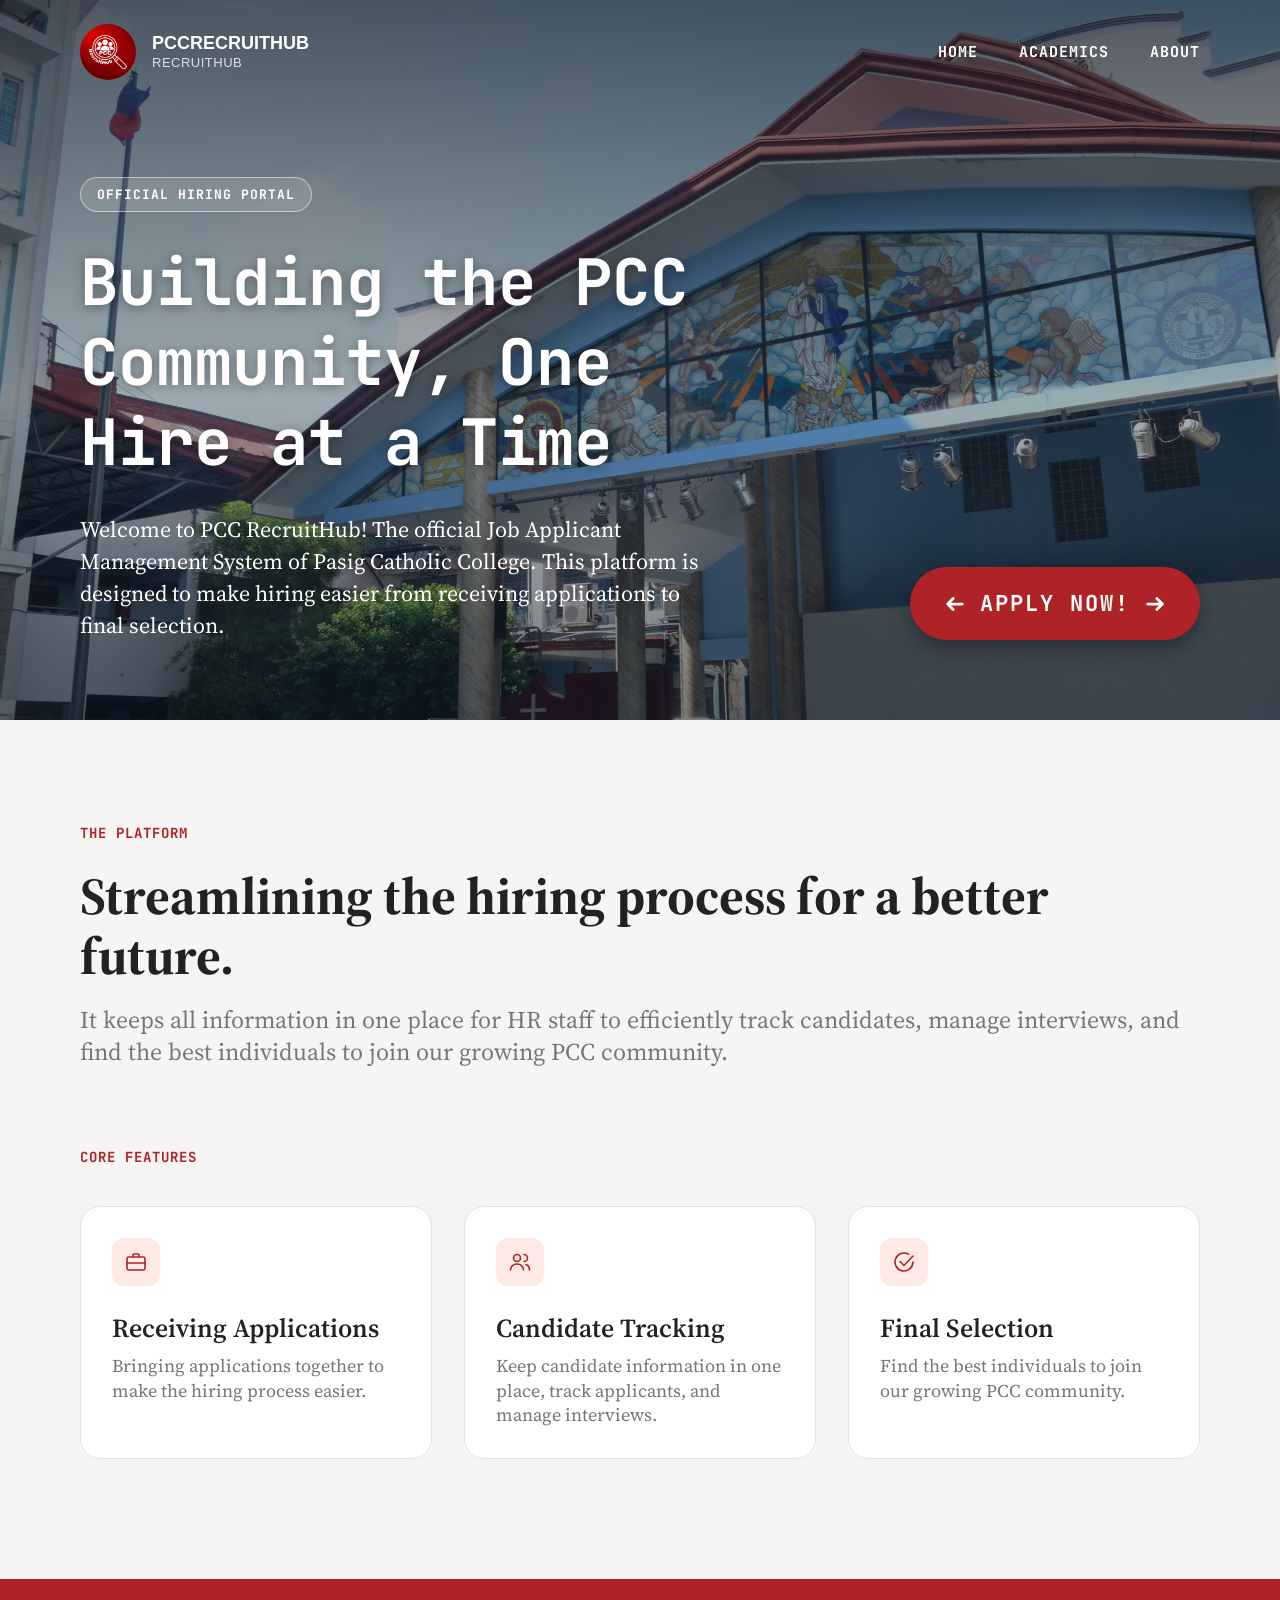
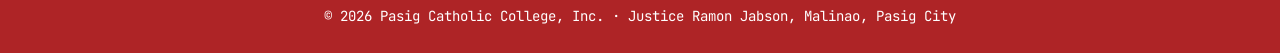
<file: index.html>
<!DOCTYPE html>
<html lang="en">
<head>
  <meta charset="UTF-8">
  <meta name="viewport" content="width=device-width, initial-scale=1">
  <title>Home | PCC RecruitHub</title>
  <link rel="preconnect" href="https://fonts.googleapis.com">
  <link rel="preconnect" href="https://fonts.gstatic.com" crossorigin>
  <link href="https://fonts.googleapis.com/css2?family=Source+Serif+4:wght@400;600;700&family=Cormorant+Garamond:wght@400;500;600;700&family=JetBrains+Mono:wght@400;700&display=swap" rel="stylesheet">
  <link rel="stylesheet" href="style.css">
</head>
<body class="home">

  <header class="navbar">
    <a class="brand" href="main.html">
      <img class="logo" src="logo_again.png" alt="PCC logo">
      <span class="brand-name">PCC<br>RECRUITHUB</span>
    </a>
    <nav>
      <ul class="menu">
        <li class="has-submenu">
          <a class="current" href="main.html">Home <span class="arrow">▾</span></a>
          <ul class="submenu">
            <li><a href="main.html">Overview</a></li>
            <li><a href="openings.html">Job Openings</a></li>
          </ul>
        </li>
        <li class="has-submenu">
          <a href="academics.html">Academics <span class="arrow">▾</span></a>
          <ul class="submenu">
            <li><a href="academics.html">Academic Excellence</a></li>
          </ul>
        </li>
        <li class="has-submenu">
          <a href="about.html">About <span class="arrow">▾</span></a>
          <ul class="submenu">
            <li><a href="about.html">Vision &amp; Mission</a></li>
          </ul>
        </li>
      </ul>
    </nav>
  </header>

  <main>

    <section class="hero">

      <img class="hero-bg" src="crown_jewel.jpg" alt="Pasig Catholic College building">
      <span class="badge">Official Hiring Portal</span>
      <h1>Building the PCC Community, One Hire at a Time</h1>
      <p class="hero-text">
        Welcome to PCC RecruitHub! The official Job Applicant Management System
        of Pasig Catholic College. This platform is designed to make hiring
        easier from receiving applications to final selection.
      </p>
      <a class="apply-btn round" href="openings.html"><svg viewBox="0 0 24 24" fill="none" stroke="currentColor" stroke-width="3" stroke-linecap="round" stroke-linejoin="round"><path d="M20 12H4M10 6l-6 6 6 6"/></svg> Apply Now! <svg viewBox="0 0 24 24" fill="none" stroke="currentColor" stroke-width="3" stroke-linecap="round" stroke-linejoin="round"><path d="M4 12h16M14 6l6 6-6 6"/></svg></a>
    </section>

    <section class="platform">
      <p class="label">The Platform</p>
      <h2>Streamlining the hiring process for a better future.</h2>
      <p class="lead">
        It keeps all information in one place for HR staff to efficiently track
        candidates, manage interviews, and find the best individuals to join
        our growing PCC community.
      </p>

      <p class="label features-label">Core Features</p>
      <section class="cards">
        <article class="card">
          <span class="icon"><svg viewBox="0 0 24 24" fill="none" stroke="currentColor" stroke-width="1.6" stroke-linecap="round" stroke-linejoin="round"><rect x="3" y="7" width="18" height="13" rx="2"/><path d="M9 7V5a1 1 0 011-1h4a1 1 0 011 1v2M3 13h18"/></svg></span>
          <h3>Receiving Applications</h3>
          <p>Bringing applications together to make the hiring process easier.</p>
        </article>
        <article class="card">
          <span class="icon"><svg viewBox="0 0 24 24" fill="none" stroke="currentColor" stroke-width="1.6" stroke-linecap="round" stroke-linejoin="round"><circle cx="9" cy="8" r="3.5"/><path d="M2.5 20c0-3.5 3-6 6.5-6s6.5 2.5 6.5 6M16 4.5a3.5 3.5 0 010 7M18 14.5c2.2.7 3.5 2.6 3.5 5.5"/></svg></span>
          <h3>Candidate Tracking</h3>
          <p>Keep candidate information in one place, track applicants, and manage interviews.</p>
        </article>
        <article class="card">
          <span class="icon"><svg viewBox="0 0 24 24" fill="none" stroke="currentColor" stroke-width="1.6" stroke-linecap="round" stroke-linejoin="round"><path d="M21 12a9 9 0 11-4.5-7.8"/><path d="M8 11.5l4 4L21 6"/></svg></span>
          <h3>Final Selection</h3>
          <p>Find the best individuals to join our growing PCC community.</p>
        </article>
      </section>
    </section>
  </main>

  <footer class="footer">
    <p>© 2026 Pasig Catholic College, Inc. · Justice Ramon Jabson, Malinao, Pasig City</p>
  </footer>

  <script src="script.js"></script>
</body>
</html>
</file>
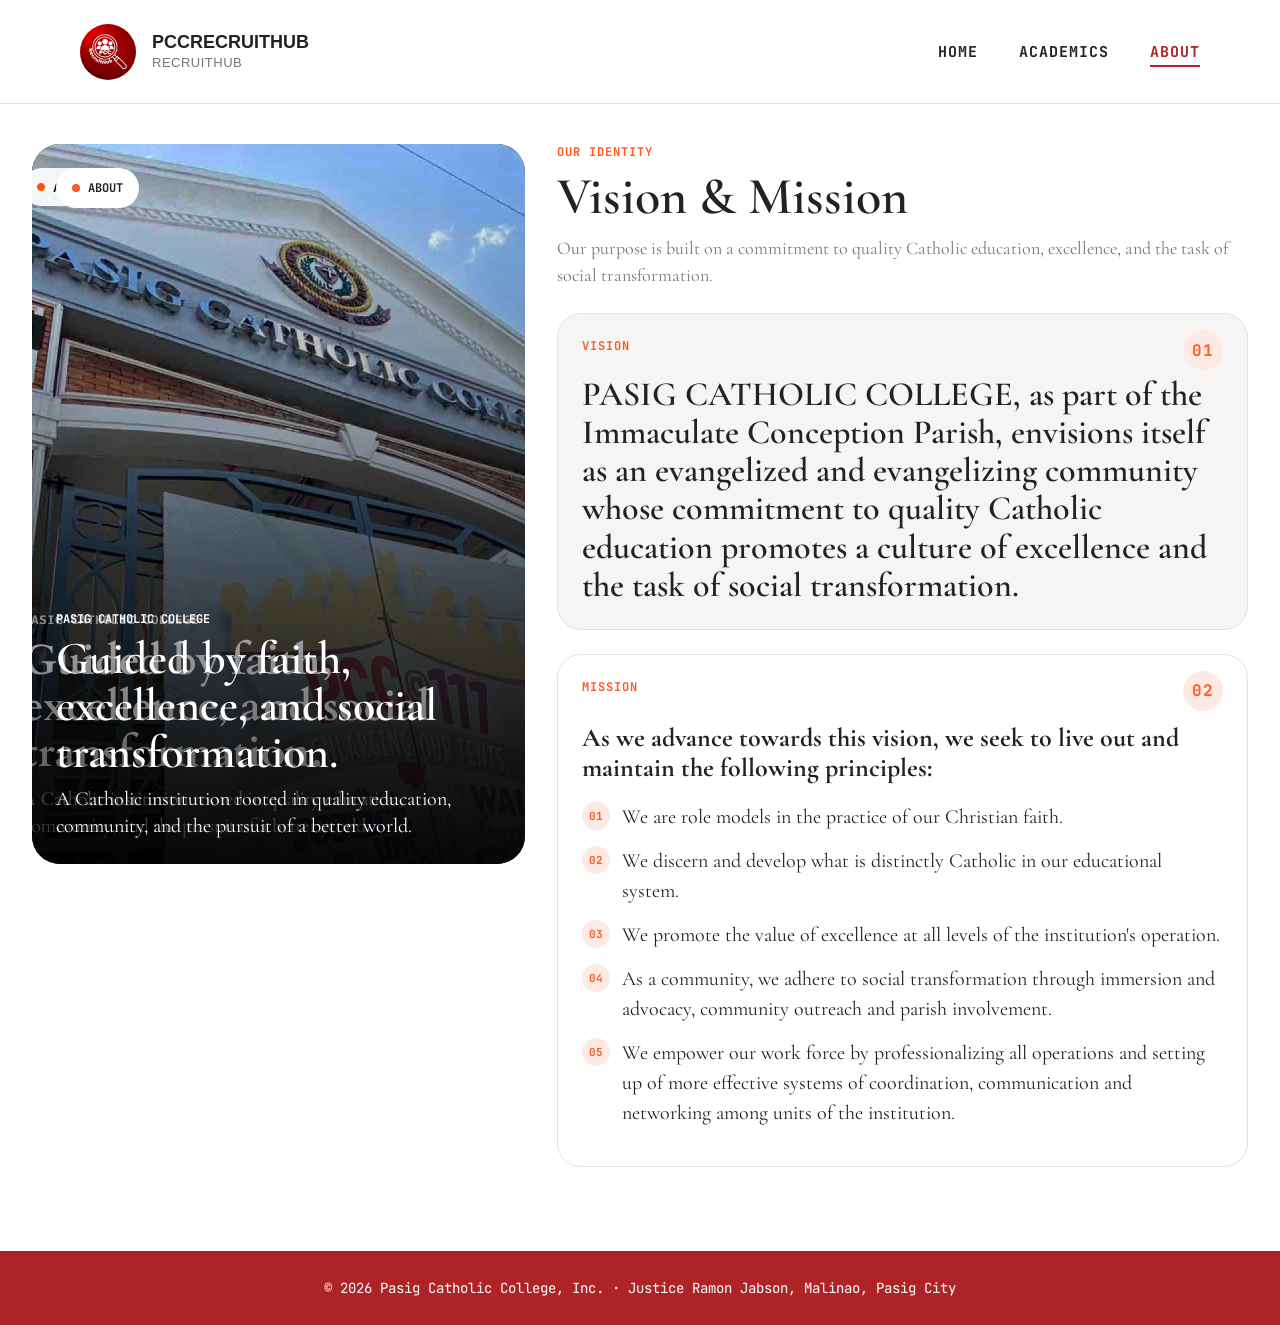
<file: about.html>
<!DOCTYPE html>
<html lang="en">
<head>
  <meta charset="UTF-8">
  <meta name="viewport" content="width=device-width, initial-scale=1">
  <title>About | PCC RecruitHub</title>
  <link rel="preconnect" href="https://fonts.googleapis.com">
  <link rel="preconnect" href="https://fonts.gstatic.com" crossorigin>
  <link href="https://fonts.googleapis.com/css2?family=Cormorant+Garamond:wght@400;500;600;700&family=JetBrains+Mono:wght@400;700&display=swap" rel="stylesheet">
  <link rel="stylesheet" href="style.css">
</head>
<body class="page-about">

  <header class="navbar">
    <a class="brand" href="index.html">
      <img class="logo" src="logo_again.png" alt="PCC logo">
      <span class="brand-name">PCC<br>RECRUITHUB</span>
    </a>
    <nav>
      <ul class="menu">
        <li class="has-submenu">
          <a href="index.html">Home <span class="arrow">▾</span></a>
          <ul class="submenu">
            <li><a href="index.html">Overview</a></li>
            <li><a href="openings.html">Job Openings</a></li>
          </ul>
        </li>
        <li class="has-submenu">
          <a href="academics.html">Academics <span class="arrow">▾</span></a>
          <ul class="submenu">
            <li><a href="academics.html">Academic Excellence</a></li>
          </ul>
        </li>
        <li class="has-submenu">
          <a class="current" href="about.html">About <span class="arrow">▾</span></a>
          <ul class="submenu">
            <li><a href="about.html">Vision &amp; Mission</a></li>
          </ul>
        </li>
      </ul>
    </nav>
  </header>

  <main>

    <section class="about">
      <figure class="about-photo">

        <img src="vis.png" alt="Pasig Catholic College">
        <span class="tag"><span class="dot"></span>About</span>
        <figcaption>
          <span class="small-mono">Pasig Catholic College</span>
          <span class="photo-title">Guided by faith, excellence, and social transformation.</span>
          <span class="photo-sub">A Catholic institution rooted in quality education, community, and the pursuit of a better world.</span>
        </figcaption>
      </figure>

      <section class="about-text">
        <p class="orange-label">Our Identity</p>
        <h2>Vision &amp; Mission</h2>
        <p class="muted">Our purpose is built on a commitment to quality Catholic education, excellence, and the task of social transformation.</p>

        <article class="box grey">
          <p class="orange-label">Vision <span class="num">01</span></p>
          <p class="big-quote">
            PASIG CATHOLIC COLLEGE, as part of the Immaculate Conception Parish,
            envisions itself as an evangelized and evangelizing community whose
            commitment to quality Catholic education promotes a culture of
            excellence and the task of social transformation.
          </p>
        </article>

        <article class="box">
          <p class="orange-label">Mission <span class="num">02</span></p>
          <p class="mission-title">As we advance towards this vision, we seek to live out and maintain the following principles:</p>
          <ol class="mission-list">
            <li>We are role models in the practice of our Christian faith.</li>
            <li>We discern and develop what is distinctly Catholic in our educational system.</li>
            <li>We promote the value of excellence at all levels of the institution's operation.</li>
            <li>As a community, we adhere to social transformation through immersion and advocacy, community outreach and parish involvement.</li>
            <li>We empower our work force by professionalizing all operations and setting up of more effective systems of coordination, communication and networking among units of the institution.</li>
          </ol>
        </article>
      </section>
    </section>
  </main>

  <footer class="footer">
    <p>© 2026 Pasig Catholic College, Inc. · Justice Ramon Jabson, Malinao, Pasig City</p>
  </footer>

  <script src="script.js"></script>
</body>
</html>
</file>
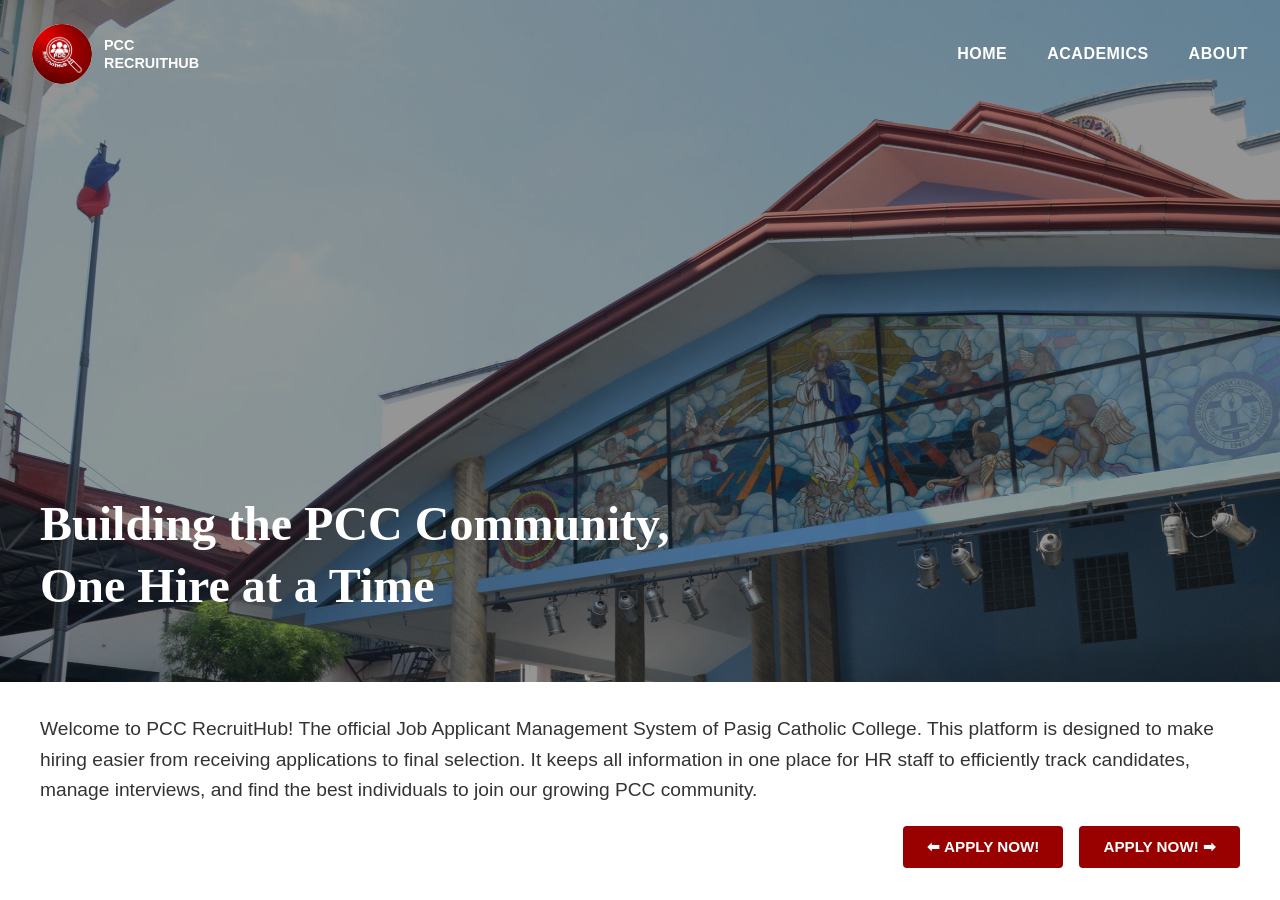
<file: Job Applicant Management System.html>
<!DOCTYPE html>
<html>
<head>
  <meta charset="UTF-8">
  <meta name="viewport" content="width=device-width, initial-scale=1.0">
  <title>Job Applicant Management System</title>
  <style>
    * {
      margin: 0;
      padding: 0;
      box-sizing: border-box;
    }
    body {
      min-height: 100vh;
      height: auto;
      overflow-y: auto;
      overflow-x: hidden;
    }
    .login-wrapper {
      display: flex;
      min-height: 100vh;
      width: 100%;
    }
    .main-screen {
      font-family: 'Segoe UI', sans-serif;
      min-height: 100vh;
      width: 100%;
      background-image: url('crown_jewel.jpg');
      background-blend-mode: overlay;
      background-color: rgba(23, 23, 23, 0.5);
      background-size: cover;
      background-position: center;
      background-repeat: no-repeat;
      background-attachment: fixed;
      display: flex;
      flex-direction: column;
      justify-content: space-between;
      position: relative;
    }

    /* Top Navigation Bar */
    .home-top-nav {
      display: flex;
      justify-content: space-between;
      align-items: center;
      padding: 1.5rem 2rem;
      position: relative;
      z-index: 2;
    }

    .home-logo-group {
      display: flex;
      align-items: center;
      gap: 0.75rem;
    }

    .home-logo-icon {
      width: 60px;
      height: 60px;
      border-radius: 50%;
      object-fit: cover;
    }

    .home-logo-text {
      color: white;
      font-weight: 700;
      font-size: 0.9rem;
      line-height: 1.1;
    }

    .home-nav-links {
      display: flex;
      gap: 2.5rem;
    }

    .home-nav-link {
      color: white;
      text-decoration: none;
      font-size: 1rem;
      font-weight: 600;
      text-transform: uppercase;
      letter-spacing: 0.5px;
    }

    .home-nav-link:hover {
      text-decoration: underline;
    }
    .home-hero-content {
      position: relative;
      z-index: 2;
      flex: 1; /* takes available space */
      display: flex;
      flex-direction: column;
      justify-content: flex-end; /* aligns content to bottom */
      padding: 2rem 0;
    }

    .home-main-heading {
      font-family: 'Times New Roman', Times, serif;
      padding: 0 2.5rem 2rem; /* bottom padding adds space before white section */
      z-index: 1;
      text-align: left;
      font-size: 3rem;
      font-weight: 800;
      line-height: 1.3;
      color: white;
      /* Remove position: absolute and top: 50% — that's what pushes it to the middle! */
      position: relative;
      margin-top: auto; /* pushes it down just above the white part */
      margin-bottom: 0;
    }
    .home-bottom-section {
      background: white;
      padding: 2rem 2.5rem;
      position: relative;
      z-index: 2;
    }
    .home-description {
      font-size: 1.2rem;
      line-height: 1.6;
      color: #333;
      margin-bottom: 1.25rem;
    }
    .home-buttons-row {
      display: flex;
      gap: 1rem;
      justify-content: flex-end;
    }
    .home-apply-btn {
      background: #900;
      color: white;
      border: none;
      padding: 0.75rem 1.5rem;
      border-radius: 4px;
      font-weight: 700;
      font-size: 0.95rem;
      cursor: pointer;
      transition: background 0.2s;
    }
    .home-apply-btn:hover {
      background: #b00;
    }
    .left-bg {
      display: flex;
      width: 25%;
      background-image: url('entrance_pcc_copy.jpg');
      background-blend-mode: overlay;
      background-color: rgba(23, 23, 23, 0.5);
      background-size: cover;
      background-position: center;
      background-repeat: no-repeat;
      min-height: 100vh;
    }
    .right-overlay {
      display: flex;
      width: 75%;
      background-image: url('background_copy.jpg');
      background-size: cover;
      background-position: center;
      background-repeat: no-repeat;
      flex-direction: column;
      align-items: center;
      justify-content: center;
      padding: 2rem;
      min-height: 100vh;
    }
    .logo-img {
      width: 150px;
      height: 150px;
      border-radius: 50%;
      object-fit: cover;
      margin-bottom: 1rem;
    }
    .system-title {
      font-family: Arial, Helvetica, sans-serif;
      font-size: 1.8rem;
      font-weight: bold;
      margin-bottom: 2rem;
      color: #1a1a1a;
      letter-spacing: 1px;
    }
    .selection-screen {
      display: flex;
      flex-direction: column;
      align-items: center;
      width: 100%;
      animation: fadeIn 0.3s ease;
    }
    .button-box {
      background: #900;
      padding: 2rem;
      border-radius: 12px;
      display: flex;
      flex-direction: column;
      gap: 1.25rem;
      width: 100%;
      max-width: 320px;
    }
    .main-btn {
      padding: 1rem;
      border: none;
      border-radius: 6px;
      background: #e8e8e8;
      font-weight: 600;
      font-size: 1rem;
      cursor: pointer;
      transition: background 0.2s;
    }
    .main-btn:hover {
      background: #fff;
    }
    .admin-form-screen, .applicant-form-screen {
      font-family: Arial, Helvetica, sans-serif;
      display: none;
      flex-direction: column;
      align-items: center;
      width: 100%;
      max-width: 380px;
      animation: fadeIn 0.3s ease;
    }
    @keyframes fadeIn {
      from { opacity: 0; transform: translateY(8px); }
      to { opacity: 1; transform: translateY(0); }
    }
    .form-card {
      background: #922222;
      padding: 1.75rem;
      border-radius: 12px;
      color: white;
      width: 100%;
    }
    .form-title {
      font-family: Arial, Helvetica, sans-serif;
      font-size: 1rem;
      font-weight: normal;
      text-align: center;
      margin-bottom: 1.75rem;
      opacity: 0.9;
    }
    .form-label {
      display: block;
      margin: 1rem 0 0.4rem;
      font-size: 0.9rem;
    }
    .form-input {
      width: 100%;
      padding: 0.65rem 0.85rem;
      border: none;
      border-radius: 4px;
      font-size: 0.95rem;
    }
    .forgot-link {
      margin-top: 0.5rem;
      font-size: 0.8rem;
      text-align: right;
    }
    .forgot-link a {
      color: white;
      text-decoration: underline;
    }
    .button-row {
      display: flex;
      justify-content: flex-end;
      gap: 0.75rem;
      margin-top: 1.25rem;
    }
    .form-btn {
      padding: 0.5rem 1.25rem;
      border: none;
      border-radius: 4px;
      font-weight: 500;
      cursor: pointer;
    }
    .cancel-btn {
      background: #ddd;
      color: #333;
    }
    .login-btn {
      background: #eee;
      color: #111;
    }
    .signup-text {
      margin-top: 1.5rem;
      text-align: center;
      font-size: 0.75rem;
    }
    .signup-text a {
      color: white;
      font-weight: 600;
      text-decoration: underline;
    }
    .forgot-pass-screen {
      display: none;
      flex-direction: column;
      align-items: center;
      width: 100%;
      max-width: 380px;
      animation: fadeIn 0.3s ease;
    }
    .button-row-2 {
      display: flex;
      justify-content: center;
      gap: 1rem;
      margin-top: 1.25rem;
      width: 100%;
    }
    .back-btn {
      padding: 0.6rem 1.5rem;
      border: none;
      border-radius: 4px;
      background: #ddd;
      color: #333;
      font-weight: 500;
      cursor: pointer;
    }
    .reset-btn {
      padding: 0.6rem 1.5rem;
      border: none;
      border-radius: 4px;
      background: #eee;
      color: #111;
      font-weight: 500;
      cursor: pointer;
    }
    .change-pass-screen {
      display: none;
      flex-direction: column;
      align-items: center;
      width: 100%;
      max-width: 380px;
      animation: fadeIn 0.5s ease;
    }
    .applicant-page-container {
      display: none;
      min-height: 100vh;
      width: 100%;
      position: absolute;
      top: 0;
      left: 0;
      z-index: 10;
      overflow-y: auto;
    }
    .admin-page-container {
      display: none;
      min-height: 100vh;
      width: 100%;
      position: absolute;
      top: 0;
      left: 0;
      z-index: 10;
      overflow-y: auto;
    }
    .sidebar {
      width: 260px;
      background:linear-gradient(to bottom, #D13737 2%, #9D0606 98%);
      font-family: Arial, Helvetica, sans-serif;
      color: white;
      display: flex;
      flex-direction: column;
      padding: 1.5rem 0;
      position: fixed;
      left: 0;
      top: 0;
      bottom: 0;
      overflow-y: auto;
    }
    .sidebar-header {
      display: flex;
      align-items: center;
      gap: 0.75rem;
      padding: 0 1rem 2rem;
      background: #D63131;
    }
    .logo-icon {
      width: 80px;
      height: 80px;
      border-radius: 25%;
      flex-shrink: 0;
    }
    .sidebar-header small {
      opacity: 1.0;
      font-size: 0.75rem;
    }
    .sidebar-nav {
      display: flex;
      flex-direction: column;
    }
    .nav-item {
      color: white;
      text-decoration: none;
      padding: 0.85rem 1.5rem;
      font-family: Arial, Helvetica, sans-serif;
      font-size: 0.9rem;
      display: flex;
      align-items: center;
      gap: 0.5rem;
      transition: background 0.2s;
    }
    .nav-item.active {
      background: #700;
    }
    .nav-item:hover {
      background: rgba(255,255,255,0.1);
    }
    .main-area {
      flex: 1;
      display: flex;
      flex-direction: column;
      min-height: 100vh;
      margin-left: 260px;
      height: auto;
      overflow-y: visible;
    }
    .top-bar {
      width: 100%;
      height: 135px;
      background-image: url('crown_jewel_copy.jpg');
      background-size: cover;
      background-position: center;
      background-repeat: no-repeat;
      position: relative;
      display: flex;
      justify-content: space-between;
      align-items: center;
      padding: 0 2rem;
      box-sizing: border-box;
    }
    .top-bar::before {
      content: '';
      position: absolute;
      inset: 0;
      background: rgba(0, 0, 0, 0.5);
      z-index: 1;
    }
    .top-left, .top-right {
      position: relative;
      z-index: 2;
    }
    .top-left a {
      font-family: Arial, Helvetica, sans-serif;
      color: white;
      text-decoration: none;
    }
    .top-left-icon {
        width: 25px;
        height: 25px;
        object-fit: contain;
        flex-shrink: 0;
    }
    .top-right {
      display: flex;
      align-items: center;
      gap: 1rem;
      flex-wrap: nowrap;
      margin-left: 1rem;
    }
    .profile-pic {
      width: 100px;
      height: 100px;
      border-radius: 50%;
      object-fit: cover;
    }
    .top-right h1 {
      font-family: Arial, Helvetica, sans-serif;
      margin: 0;
      white-space: nowrap;
      color: white;
    }
    .logout-btn {
      background: transparent;
      color: white;
      border: none;
      padding: 0.5rem 1rem;
      cursor: pointer;
      border-radius: 4px;
      display: flex;
      align-items: center;
      gap: 0.3rem;
      flex-shrink: 0;
    }
    .logout-btn:hover {
      background: rgba(255, 255, 255, 0.15);
    }
    .content-gradient {
      flex: 1;
      background-image: url('background_copy.jpg');
      background-size: cover;
      background-position: center;
      background-repeat: no-repeat;
      display: flex;
      min-height: calc(100vh - 135px);
    }
    .tab-content {
      font-family: Arial, Helvetica, sans-serif;
      padding: 2rem;
      color: #333;
      animation: fadeIn 0.3s ease;
    }
    .tab-content h2 {
      font-family: Arial, Helvetica, sans-serif;
      font-size: 32px;
      margin-bottom: 1.5rem;
      color: white;
    }
    .nav-icon {
        width: 25px;
        height: 25px;
        object-fit: contain;
        flex-shrink: 0;
    }
    .content-grid {
      display: flex;
      gap: 2rem;
      margin-bottom: 2rem;
      flex-wrap: wrap;
    }
    .stats-row {
      display: flex;
      gap: 2rem;
      margin-bottom: 2rem;
      flex-wrap: wrap;
      padding-bottom: 10px;
    }

    .stat-card {
      background: linear-gradient(135deg, #b81e32 0%, #900 100%);
      padding: 1.75rem 1.5rem;
      border-radius: 12px;
      min-width: 370px;
      flex: 1;
      position: relative;
      margin-bottom: 15px;
      color: white;
    }

    .stat-card::before {
      content: '';
      position: absolute;
      bottom: -15px;
      left: 15px;
      right: 15px;
      height: 50px;
      background: #ffffff;
      border-radius: 0 0 12px 12px;
      z-index: -1;
      box-shadow: 0 4px 8px rgba(0, 0, 0, 0.08);
    }

    .stat-card h3, .big-number, .card-footer {
      position: relative;
      z-index: 2;
    }

    .stat-card h3 {
      text-align: center;
    }

    .big-number {
      font-size: 5rem;
      font-weight: bold;
      color: #ffffff;
      margin: 0.5rem 0 1rem;
      line-height: 1;
    }

    .card-footer {
      display: flex;
      justify-content: space-between;
      align-items: center;
    }

    .trend {
      font-size: 0.85rem;
      opacity: 0.85;
      color: #ffffff;
    }

    .dashboard-content-wrapper {
      display: grid;
      grid-template-columns: 2fr 1fr;
      gap: 1rem;
      align-items: start;
      margin-top: 1.5rem;
    }
    .left-tables-column {
      display: flex;
      flex-direction: column;
      gap: 1.5rem;
    }
    .right-sidebar-column {
      display: flex;
      flex-direction: column;
      gap: 1rem 0.5rem;
      color: white;
      font-size: 1.3rem;
    }
    .table-wrapper {
      background: white;
      border-radius: 8px;
      overflow: hidden;
    }

    .table-top-header {
      background: #D5D3D3;
      padding: 0.85rem;
      font-size: 1rem;
      text-align: center;
    }

    .data-table {
      width: 100%;
      border-collapse: collapse;
    }

    .data-table th,
    .data-table td {
      padding: 0.9rem 1rem;
      text-align: left;
      border-bottom: 1px solid #eee;
    }

    .data-table th {
      text-transform: uppercase;
      font-size: 0.85rem;
      font-weight: 700;
    }

    .data-table tfoot td {
      border-bottom: none;
      padding: 0.75rem 1rem;
    }

    .btn-view-more {
      background: #e9ecef;
      border: none;
      padding: 0.5rem 1rem;
      border-radius: 4px;
      font-weight: 600;
      cursor: pointer;
    }
    .filter-bar {
      background: #f5f5f5;
      padding: 1rem;
      display: flex;
      gap: 2rem;
      align-items: flex-end;
      flex-wrap: wrap;
    }

    .filter-group {
      display: flex;
      flex-direction: column;
      gap: 0.5rem;
    }

    .filter-group label {
      font-size: 0.85rem;
      font-weight: 700;
      color: #333;
      text-transform: uppercase;
      min-width: 80px;
    }

    .search-input {
      padding: 0.5rem 0.75rem;
      border: 1px solid #ccc;
      border-radius: 4px;
      width: 220px;
    }

    .status-select {
      padding: 0.5rem 0.75rem;
      border: 1px solid #ccc;
      border-radius: 4px;
      min-width: 140px;
      flex-direction: row;
    }
    .status-badge {
      display: inline-block;
      padding: 0.4rem 0.9rem;
      background: #ffd900;
      color: #000;
      border-radius: 5px;
      font-size: 0.8rem;
      font-weight: 500;
    }
    .btn-edit {
      background: #F4DB21;
      border: none;
      padding: 0.4rem 0.8rem;
      border-radius: 5px;
      font-weight: 700;
      cursor: pointer;
      margin-right: 0.4rem;
    }

    .btn-archive {
      background: #63CE76;
      color: black;
      border: none;
      padding: 0.4rem 0.8rem;
      border-radius: 4px;
      font-weight: 700;
      cursor: pointer;
    }

    .btn-details {
      background: #63CE76;
      color: black;
      border: none;
      padding: 0.4rem 0.8rem;
      border-radius: 6px;
      cursor: pointer;
      font-weight: 500;
    }
    .calendar-section {
      background: #AE2727;
      border-radius: 8px;
      padding: 1rem;
    }
    .calendar-header {
      color: white;
      text-align: center;
      padding-bottom: 0.5rem;
      font-weight: 600;
    }
    .calendar-days-header {
      display: grid;
      grid-template-columns: repeat(7, 1fr);
      gap: 6px;
    }
    .calendar-days-header span {
      font-size: 0.6rem;
      color: white;
      padding: 0.3rem;
      text-align: center;
      opacity: 0.85;
    }
    .calendar-dates {
      display: grid;
      grid-template-columns: repeat(7, 1fr);
      gap: 6px;
    }
    .calendar-date, .calendar-dates span {
      background: white;
      color: black;
      border-radius: 5px;
      text-align: center;
      padding: 0.75rem 0.25rem;
      font-size: 0.9rem;
      cursor: pointer;
    }
    .interviews {
      background: white;
      border-radius: 10px;
      color: black;
    }
    .interview-item {
      display: flex;
      align-items: center;
      gap: 0.5rem;
    }
    .interview-date {
      background: #AE2727;
      color: white;
      width: 70px;
      text-align: center;
      border-radius: 10px;
      padding: 0.5rem;
      font-weight: 700;
      flex-shrink: 0;
    }
    .interview-text h4 {
      margin: 0 0 0.25rem 0;
      font-size: 0.9rem;
      font-weight: 700;
      color: black;
    }

    .interview-text p {
      margin: 0;
      font-size: 0.95rem;
      color: #333;
    }
    .pos-grid-layout {
      display: grid;
      grid-template-columns: 2fr 1fr;
      gap: 1.5rem;
      align-items: start;
    }

    .pos-left-col {
      display: flex;
      flex-direction: column;
      gap: 1.5rem;
    }

    .pos-right-col {
      position: sticky;
      top: 1rem;
    }
    .table-wrapper {
      background: #fff;
      border-radius: 6px;
      overflow: hidden;
      box-shadow: 0 1px 4px rgba(0,0,0,0.1);
    }

    .table-top-header {
      background: #D5D3D3;
      padding: 0.8rem 1rem;
      font-weight: 700;
      text-transform: uppercase;
      text-align: center;
    }

    .pos-table {
      width: 100%;
      border-collapse: collapse;
    }

    .pos-table th,
    .pos-table td {
      padding: 0.8rem 1rem;
      text-align: left;
      border-bottom: 1px solid #eee;
      font-size: 0.9rem;
    }

    .pos-table th {
      text-transform: uppercase;
      font-size: 0.8rem;
      font-weight: 700;
    }

    .btn-add-pos {
      background: #e9ecef;
      border: none;
      padding: 0.6rem 1rem;
      margin: 0.8rem 1rem;
      border-radius: 4px;
      cursor: pointer;
      font-weight: 600;
    }
    .btn-status-active {
      background: #28c746;
      color: white;
      border: none;
      padding: 0.35rem 0.8rem;
      border-radius: 4px;
      font-weight: 700;
    }

    .btn-edit {
      background: #ffd900;
      color: #000;
      border: none;
      padding: 0.35rem 0.8rem;
      border-radius: 4px;
      font-weight: 700;
      cursor: pointer;
      margin-right: 0.3rem;
    }

    .btn-delete {
      background: #f44336;
      color: white;
      border: none;
      padding: 0.35rem 0.8rem;
      border-radius: 4px;
      font-weight: 700;
      cursor: pointer;
      margin-right: 0.3rem;
    }

    .btn-archive {
      background: #64b5f6;
      color: #000;
      border: none;
      padding: 0.35rem 0.8rem;
      border-radius: 4px;
      font-weight: 700;
      cursor: pointer;
    }
    .history-search-bar {
      padding: 1rem;
      background: #f8f8f8;
    }

    .history-search-input {
      width: 100%;
      padding: 0.6rem;
      border: 1px solid #ddd;
      border-radius: 4px;
    }

    .history-tabs {
      display: flex;
      border-bottom: 1px solid #ddd;
    }

    .hist-tab {
      padding: 0.7rem 1.2rem;
      background: transparent;
      border: none;
      cursor: pointer;
      font-weight: 600;
    }

    .hist-tab.active {
      border-bottom: 2px solid #b81e32;
      color: #b81e32;
    }

    .history-content {
      padding: 1rem;
    }

    .history-table td {
      padding: 0.6rem 0;
      border-bottom: 1px solid #eee;
    }

    .btn-unarchive {
      background: #ff9800;
      color: white;
      border: none;
      padding: 0.4rem 0.8rem;
      border-radius: 4px;
      margin-left: 0.5rem;
      cursor: pointer;
    }

    .btn-restore {
      background: #4caf50;
      color: white;
      border: none;
      padding: 0.4rem 0.8rem;
      border-radius: 4px;
      cursor: pointer;
    }

    .history-log-title {
      margin: 1.5rem 0 0.5rem;
      font-size: 0.9rem;
      text-transform: uppercase;
      color: #555;
    }

    .log-table {
      width: 100%;
      border-collapse: collapse;
      margin-top: 0.5rem;
    }

    .log-table th,
    .log-table td {
      padding: 0.6rem;
      border-bottom: 1px solid #eee;
      font-size: 0.85rem;
    }
    .form-card {
      background: #AE2727;
      border-radius: 8px;
      padding: 1.5rem;
    }

    .form-card-title {
      color: white;
      margin-top: 0;
      font-size: 1.1rem;
      text-transform: uppercase;
    }

    .form-card label {
      display: block;
      margin: 1rem 0 0.3rem;
      font-weight: 600;
      font-size: 0.9rem;
    }

    .form-card input,
    .form-card textarea {
      width: 100%;
      padding: 0.7rem;
      border: none;
      border-radius: 4px;
      background: white;
      box-sizing: border-box;
    }

    .sub-heading {
      margin: 0.5rem;
      font-size: 0.9rem;
      color: white;
    }
    .form-buttons {
      display: flex;
      gap: 0.75rem;
      margin-top: 1.5rem;
    }

    .btn-save-changes {
      background: white;
      color: black;
      border: none;
      padding: 0.8rem 1.2rem;
      border-radius: 4px;
      cursor: pointer;
      font-weight: 600;
      flex: 1;
    }

    .btn-clear-form {
      background: white;
      color: black;
      border: none;
      padding: 0.8rem 1.2rem;
      border-radius: 4px;
      cursor: pointer;
      font-weight: 600;
      flex: 1;
    }
    .modal-overlay {
      display: none;
      position: fixed;
      top: 0;
      left: 0;
      width: 100%;
      height: 100%;
      background: rgba(0,0,0,0.5);
      justify-content: center;
      align-items: center;
      z-index: 1000;
    }

    .modal-box {
      background: white;
      padding: 2rem;
      border-radius: 12px;
      width: 90%;
      max-width: 450px;
    }

    .modal-box h3 {
      margin-top: 0;
      color: #b81e32;
      text-align: center;
    }

    .modal-box input,
    .modal-box textarea {
      width: 100%;
      padding: 0.7rem;
      margin: 0.4rem 0 1rem;
      border: 1px solid #ddd;
      border-radius: 6px;
      box-sizing: border-box;
    }

    .modal-buttons {
      display: flex;
      gap: 0.75rem;
      justify-content: flex-end;
    }

    .btn-cancel {
      background: #e9ecef;
      padding: 0.7rem 1.5rem;
      border: none;
      border-radius: 6px;
      cursor: pointer;
      font-weight: 600;
    }

    .btn-save {
      background: #b81e32;
      color: white;
      padding: 0.7rem 1.5rem;
      border: none;
      border-radius: 6px;
      cursor: pointer;
      font-weight: 600;
    }
    .applicant-grid-layout {
      display: grid;
      grid-template-columns: 2fr 1fr;
      gap: 1.5rem;
      align-items: start;
    }
    .applicant-table-wrapper {
      background: #fff;
      border-radius: 6px;
      overflow: hidden;
      box-shadow: 0 1px 4px rgba(0,0,0,0.1);
    }
    .applicant-search-bar {
      padding: 1rem;
      background: #f8f8f8;
    }
    .applicant-search-input {
      width: 100%;
      padding: 0.6rem;
      border: 1px solid #ddd;
      border-radius: 4px;
    }
    .applicant-table {
      width: 100%;
      border-collapse: collapse;
    }
    .applicant-table th,
    .applicant-table td {
      padding: 0.7rem 0.9rem;
      text-align: left;
      border-bottom: 1px solid #eee;
      font-size: 0.85rem;
    }
    .applicant-table th {
      background: #f0f0f0;
      font-weight: 700;
      text-transform: uppercase;
      font-size: 0.8rem;
    }
    .btn-edit-yellow {
      background: #ffd900;
      border: none;
      padding: 0.4rem 0.8rem;
      border-radius: 4px;
      cursor: pointer;
      font-weight: 600;
    }
    .btn-details-green {
      background: #4caf50;
      color: white;
      border: none;
      padding: 0.4rem 0.8rem;
      border-radius: 4px;
      cursor: pointer;
      font-weight: 600;
    }
    /* ===== RIGHT PROFILE CARD ===== */
    .applicant-profile-card {
      background: #fff;
      border-radius: 8px;
      padding: 1.5rem;
      box-shadow: 0 2px 8px rgba(0,0,0,0.1);
    }
    .profile-avatar {
      width: 80px;
      height: 80px;
      border-radius: 50%;
      background: #ddd;
      margin-bottom: 1rem;
    }
    .profile-name {
      font-size: 1.1rem;
      font-weight: 700;
      margin: 0;
    }
    .profile-id {
      color: #666;
      font-size: 0.9rem;
      margin: 0.3rem 0 1.5rem;
    }
    .status-section h4 {
      margin: 1rem 0 0.5rem;
      font-size: 0.9rem;
      text-transform: uppercase;
      color: #555;
    }
    .status-bar-pending {
      background: #ccc;
      padding: 0.6rem;
      border-radius: 4px;
      text-align: center;
      font-weight: 600;
      margin-bottom: 0.5rem;
    }
    .applicant-home-grid {
      display: grid;
      grid-template-columns: repeat(2, 1fr);
      gap: 1.5rem;
      width: 100%;
      min-height: calc(100vh - 4rem);
      padding: 1rem;
      box-sizing: border-box;
    }

    .app-stat-card {
      display: flex;
      align-items: stretch;
      border-radius: 10px;
      overflow: hidden;
      box-shadow: 0 3px 8px rgba(0,0,0,0.15);
      min-height: 250px;
      width: 100%;
    }
    .app-stat-icon {
      width: 180px;
      background: #b81e32;
      display: flex;
      align-items: center;
      justify-content: center;
      padding: 1rem;
      flex-shrink: 0;
    }

    .app-stat-icon img {
      width: 140px;
      height: 160px;
      object-fit: contain;
      display: block;
    }
    .app-stat-content {
      flex: 1;
      padding: 2rem;
      display: flex;
      flex-direction: column;
      justify-content: center;
      background: #ffffff;
      color: #b81e32;
      border-left: 2px solid #eee; /* Separator line */
    }

    .app-stat-number {
      font-size: 8rem;
      font-weight: 700;
      line-height: 1;
    }

    .app-stat-label {
      font-size: 2rem;
      font-weight: 700;
      margin-top: 5rem;
      line-height: 1.4;
    }

    .welcome-heading {
      font-size: 1.8rem;
      font-weight: 700;
      color: white;
      margin: 1rem 0 0 1rem;
    }

    #applicant-tab-home {
      width: 100%;
      min-height: 100%;
      box-sizing: border-box;
    }
        /* ===== IMPROVED LAYOUT — ADD THIS AT THE END ===== */
    .pos-grid-layout {
      display: grid;
      grid-template-columns: 1.2fr 0.8fr;
      gap: 1.5rem;
      align-items: start;
      width: 100%;
    }
    .pos-left-col {
      display: flex;
      flex-direction: column;
      gap: 1.5rem;
      width: 100%;
    }
    .pos-right-col {
      position: sticky;
      top: 1rem;
      width: 100%;
    }
    .form-card {
      background: #AE2727;
      border-radius: 8px;
      padding: 1.5rem;
      width: 100%;
      box-sizing: border-box;
    }
    .tab-content {
      width: 100%;
      box-sizing: border-box;
      padding: 2rem;
    }
    .pos-table {
      width: 100%;
      border-collapse: collapse;
    }
    .table-wrapper {
      width: 100%;
      box-sizing: border-box;
    }
        /* ===== APPLICANTS TAB — EXACT DESIGN ===== */
    #admin-tab-applicants {
      color: white;
    }
    #admin-tab-applicants h2 {
      display: none; /* Hide default heading — design has top bar instead */
    }
    .applicant-page-header {
      display: flex;
      justify-content: space-between;
      align-items: center;
      margin-bottom: 1rem;
    }
    .applicant-page-title {
      font-size: 1.5rem;
      font-weight: 700;
      color: white;
    }
    .applicant-search-box {
      width: 100%;
      padding: 0.75rem 1rem;
      border: none;
      border-radius: 6px;
      background: #f0f0f0;
      font-size: 1rem;
      margin-bottom: 1rem;
    }
    .applicant-full-table-wrapper {
      background: #fff;
      border-radius: 8px;
      overflow: hidden;
      margin-bottom: 1rem;
    }
    .applicant-full-table {
      width: 100%;
      border-collapse: collapse;
    }
    .applicant-full-table th {
      background: #f0f0f0;
      padding: 0.9rem 1rem;
      text-align: left;
      font-weight: 700;
      text-transform: uppercase;
      font-size: 0.85rem;
      color: #333;
      border-bottom: 2px solid #ddd;
    }
    .applicant-full-table td {
      padding: 0.8rem 1rem;
      border-bottom: 1px solid #eee;
      font-size: 0.9rem;
      color: #333;
    }
    .applicant-full-table tr:hover {
      background: #f9f9f9;
    }
    .btn-edit-yellow {
      background: #ffd900;
      border: none;
      padding: 0.5rem 1rem;
      border-radius: 4px;
      font-weight: 700;
      cursor: pointer;
      margin-right: 0.5rem;
    }
    .btn-details-green {
      background: #4caf50;
      color: white;
      border: none;
      padding: 0.5rem 1rem;
      border-radius: 4px;
      font-weight: 700;
      cursor: pointer;
    }
    .applicant-profile-card {
      background: #b81e32;
      border-radius: 8px;
      padding: 1.5rem;
      color: white;
    }
    .profile-top-row {
      display: flex;
      align-items: center;
      gap: 1rem;
      margin-bottom: 1rem;
    }
    .profile-avatar {
      width: 80px;
      height: 80px;
      border-radius: 50%;
      object-fit: cover;
      background: #ddd;
    }
    .profile-info h3 {
      font-size: 1.2rem;
      font-weight: 700;
      margin: 0;
    }
    .profile-id {
      font-size: 0.9rem;
      opacity: 0.9;
      margin: 0.25rem 0 0 0;
    }
    .status-section h4 {
      font-size: 0.85rem;
      text-transform: uppercase;
      margin: 1.2rem 0 0.5rem;
      opacity: 0.85;
    }
    .status-bar-pending {
      background: #ccc;
      padding: 0.7rem;
      border-radius: 4px;
      text-align: center;
      font-weight: 600;
      color: #333;
      margin-bottom: 0.5rem;
    }
    /* Apply Date stretches to fill space */
    .date-col {
      width: 22%;
    }
    /* CURRENT STATUS column — header centered, buttons align under it */
    .status-header {
      text-align: center;
    }
    .status-buttons-col {
      text-align: center;
      white-space: nowrap;
    }
    /* Buttons styling */
    .btn-edit-yellow,
    .btn-details-green {
      display: inline-block;
      vertical-align: middle;
      border: none;
      border-radius: 4px;
      font-weight: 700;
      cursor: pointer;
      padding: 0.5rem 1rem;
    }
    .btn-edit-yellow {
      background: #ffd900;
      color: #000;
      margin-right: 0.5rem;
    }
    .btn-details-green {
      background: #4caf50;
      color: #fff;
    }
    /* ===== JOB VACANCIES — EXACT DESIGN ===== */
    #applicant-tab-vacancies {
      padding: 2rem;
      color: #333;
    }
    #applicant-tab-vacancies h2 {
      display: none;
    }
    .vacancies-page-title {
      font-size: 1.8rem;
      font-weight: 700;
      color: white;
      margin-bottom: 1.5rem;
    }
    .vacancies-grid {
      display: grid;
      grid-template-columns: repeat(3, 1fr);
      gap: 1rem;
    }
    .job-card {
      background: white;
      border-radius: 8px;
      padding: 1.25rem;
      box-shadow: 0 2px 4px rgba(0,0,0,0.08);
    }
    .job-title {
      font-size: 1.1rem;
      font-weight: 700;
      margin: 0 0 0.3rem 0;
      color: #1a1a1a;
    }
    .job-dept {
      font-size: 0.9rem;
      color: #666;
      margin-bottom: 0.8rem;
    }
    .job-status-row {
      display: flex;
      align-items: center;
      gap: 0.5rem;
      margin-bottom: 1rem;
    }
    .status-label {
      font-size: 0.85rem;
      color: #555;
    }
    .status-badge-active {
      background: #4caf50;
      color: white;
      font-size: 0.75rem;
      font-weight: 700;
      padding: 0.2rem 0.6rem;
      border-radius: 12px;
    }
    .status-badge-closed {
      background: #f44336;
      color: white;
      font-size: 0.75rem;
      font-weight: 700;
      padding: 0.2rem 0.6rem;
      border-radius: 12px;
    }
    .job-buttons {
      display: flex;
      gap: 0.5rem;
    }
    .btn-apply {
      background: #900;
      color: white;
      border: none;
      padding: 0.5rem 1rem;
      border-radius: 4px;
      font-weight: 600;
      cursor: pointer;
      flex: 1;
    }
    .btn-save {
      background: #e0e0e0;
      color: #333;
      border: none;
      padding: 0.5rem 1rem;
      border-radius: 4px;
      font-weight: 600;
      cursor: pointer;
      flex: 1;
    }
    .btn-apply.applied {
      background: #ccc;
      cursor: not-allowed;
    }
  </style>
</head>
<body>
  <div class="main-screen" id="homePage">
    <nav class="home-top-nav">
      <div class="home-logo-group">
        <img src="logo.jpg" alt="PCC RecruitHub Logo" class="home-logo-icon">
        <div>
          <span class="home-logo-text">PCC<br>RECRUITHUB</span>
        </div>
      </div>
      <div class="home-nav-links">
        <a href="#" class="home-nav-link active"><b>HOME</b></a>
        <a href="#" class="home-nav-link"><b>ACADEMICS</b></a>
        <a href="#" class="home-nav-link"><b>ABOUT</b></a>
      </div>
    </nav>

    <!-- Background Image & Heading -->
    <div class="home-hero-content">
      <h1 class="home-main-heading">Building the PCC Community,<br>One Hire at a Time</h1>
    </div>

    <!-- White Bottom Section -->
    <div class="home-bottom-section">
      <p class="home-description">
        Welcome to PCC RecruitHub! The official Job Applicant Management System of Pasig Catholic College. 
        This platform is designed to make hiring easier from receiving applications to final selection. 
        It keeps all information in one place for HR staff to efficiently track candidates, manage interviews, 
        and find the best individuals to join our growing PCC community.
      </p>
      <div class="home-buttons-row">
        <button class="home-apply-btn" onclick="goToLogin()">⬅ APPLY NOW!</button>
        <button class="home-apply-btn" onclick="goToLogin()">APPLY NOW! ➡</button>
      </div>
    </div>
  </div>
  <div class="login-wrapper" id="loginWrapper" style="display: none;">
    <div class="left-bg"></div>
    <div class="right-overlay">
 
      <div class="selection-screen" id="selectionScreen">
        <img src="logo.jpg" alt="PCC RecruitHub Logo" class="logo-img">
        <h1 class="system-title">PCC RecruitHub</h1>
        <div class="button-box">
          <button class="main-btn" onclick="showApplicantForm()">LOG-IN AS APPLICANT</button>
          <button class="main-btn" onclick="showAdminForm()">LOG-IN AS ADMIN</button>
        </div>
      </div>
      <div class="admin-form-screen" id="adminFormScreen">
        <img src="logo.jpg" alt="PCC RecruitHub Logo" class="logo-img">
        <h1 class="system-title">PCC RecruitHub</h1>
        <div class="form-card">
          <h3 class="form-title">Admin</h3>
          <label class="form-label">Full Name</label>
          <input type="text" id="admin-fullname" class="form-input">
          <label class="form-label">Email</label>
          <input type="email" id="admin-email" class="form-input">
          <label class="form-label">Password</label>
          <input type="password" id="admin-password" class="form-input">
          <div class="forgot-link" onclick="ForgotPassword()">
            <a href="#">Forgot Password</a>
          </div>
          <div class="button-row">
            <button class="form-btn cancel-btn" onclick="goBack()">Cancel</button>
            <button class="form-btn login-btn" onclick="LoginAdmin()">Log-In</button>
          </div>
          <div class="signup-text">
            <p>Don't have an account? <a href="#">Sign-Up</a></p>
          </div>
        </div>
      </div>
      <div class="applicant-form-screen" id="applicantFormScreen">
        <img src="logo.jpg" alt="PCC RecruitHub Logo" class="logo-img">
        <h1 class="system-title">PCC RecruitHub</h1>
        <div class="form-card">
          <h3 class="form-title">Applicant</h3>
          <label class="form-label">Full Name</label>
          <input type="text" id="applicant-fullname" class="form-input">
          <label class="form-label">Email</label>
          <input type="email" id="applicant-email" class="form-input">
          <label class="form-label">Password</label>
          <input type="password" id="applicant-password" class="form-input">
          <div class="forgot-link" onclick="ForgotPassword()">
            <a href="#">Forgot Password</a>
          </div>
          <div class="button-row">
            <button class="form-btn cancel-btn" onclick="goBack()">Cancel</button>
            <button class="form-btn login-btn" onclick="LoginApplicant()">Log-In</button>
          </div>
          <div class="signup-text">
            <p>Don't have an account? <a href="#">Sign-Up</a></p>
          </div>
        </div>
      </div>
      <div class="forgot-pass-screen" id="forgotPasswordScreen">
        <img src="logo.jpg" alt="PCC RecruitHub Logo" class="logo-img">
        <h1 class="system-title">PCC RecruitHub</h1>
        <div class="form-card">
          <label class="form-label">Email</label>
          <input type="email" id="forgot-email" class="form-input">
          <div class="button-row-2">
            <button class="form-btn back-btn" onclick="goBack()">Back</button>
            <button class="form-btn reset-btn" onclick="SendResetLink()">Send Reset Link</button>
          </div>
        </div>
      </div>
      <div class="change-pass-screen" id="changePasswordScreen">
        <img src="logo.jpg" alt="PCC RecruitHub Logo" class="logo-img">
        <h1 class="system-title">PCC RecruitHub</h1>
        <div class="form-card">
          <label class="form-label">New Password</label>
          <input type="password" id="new-password" class="form-input">
          <label class="form-label">Confirm Password</label>
          <input type="password" id="confirm-password" class="form-input">
          <div class="button-row-2">
            <button class="form-btn back-btn" onclick="goBack()">Cancel</button>
            <button class="form-btn reset-btn" onclick="ChangePassword()">Save</button>
          </div>
        </div>
      </div>
    </div>
  </div>
  <div class="applicant-page-container" id="applicantDashboard">
    <aside class="sidebar">
      <div class="sidebar-header">
        <img src="logo_again.png" alt="Logo" class="logo-icon">
        <div>
          <span><b>PCC RecruitHub</b></span>
          <small>APPLICANT</small>
        </div>
      </div>
      <nav class="sidebar-nav">
        <a href="#" class="nav-item active" id="applicant-nav-home" onclick="showApplicantTab('home'); return false;">
          <img src="icon-home.png" alt="" class="nav-icon">HOME</a>
        <a href="#" class="nav-item" id="applicant-nav-vacancies" onclick="showApplicantTab('vacancies'); return false;">
          <img src="icon-job.png" alt="" class="nav-icon">JOB VACANCIES</a>
        <a href="#" class="nav-item" id="applicant-nav-applications" onclick="showApplicantTab('applications'); return false;">
          <img src="icon-application.png" alt="" class="nav-icon">MY APPLICATIONS</a>
        <a href="#" class="nav-item" id="applicant-nav-documents" onclick="showApplicantTab('documents'); return false;">
          <img src="icon-documents.png" alt="" class="nav-icon">DOCUMENTS</a>
        <a href="#" class="nav-item" id="applicant-nav-notifications" onclick="showApplicantTab('notifications'); return false;">
          <img src="icon-notification.png" alt="" class="nav-icon">NOTIFICATIONS</a>
        <a href="#" class="nav-item" id="applicant-nav-profile" onclick="showApplicantTab('profile'); return false;">
          <img src="icon-profile.png" alt="" class="nav-icon">PROFILE</a>
      </nav>
    </aside>
    <main class="main-area">
      <header class="top-bar">
        <div class="top-right">
          <img src="pfp.png" alt="Profile" class="profile-pic">
          <h1>Hello, ANGELICA!</h1>
        </div>
        <div class="top-right">
          <button class="logout-btn" onclick="applicantLogout()">
            <img src="icon-logout.png" alt="" class="top-left-icon">LOG OUT</button>
        </div>
      </header>
      <div class="content-gradient">
        <div class="tab-content" id="applicant-tab-home">
          <div class="applicant-home-grid">

            <div class="app-stat-card">
              <div class="app-stat-icon">
                <img src="home-job-openings.png" alt="Job Openings">
              </div>
              <div class="app-stat-content">
                <div class="app-stat-number">15</div>
                <div class="app-stat-label">15 Job Openings</div>
              </div>
            </div>

            <div class="app-stat-card">
              <div class="app-stat-icon">
                <img src="home-positions.png" alt="Positions Applied">
              </div>
              <div class="app-stat-content">
                <div class="app-stat-number">6</div>
                <div class="app-stat-label">6 Positions Applied</div>
              </div>
            </div>

            <div class="app-stat-card">
              <div class="app-stat-icon">
                <img src="home-applicants.png" alt="Total Applicants">
              </div>
              <div class="app-stat-content">
                <div class="app-stat-number">230+</div>
                <div class="app-stat-label">Total Applicants<br>this Month</div>
              </div>
            </div>

            <div class="app-stat-card">
              <div class="app-stat-icon">
                <img src="home-status.png" alt="Application Status">
              </div>
              <div class="app-stat-content">
                <div class="app-stat-number">15</div>
                <div class="app-stat-label">Application Status<br>Update</div>
              </div>
            </div>
          </div>
        </div>
        
        <div class="tab-content" id="applicant-tab-vacancies" style="display: none;">
          <h2 class="vacancies-page-title">Job Openings</h2>
          
          <div class="vacancies-grid">
            <div class="job-card">
              <h3 class="job-title">School Nurse</h3>
              <p class="job-dept">Clinic Dept.</p>
              <div class="job-status-row">
                <span class="status-label">Status:</span>
                <span class="status-badge-active">Active</span>
              </div>
              <div class="job-buttons">
                <button class="btn-apply">Apply Now</button>
                <button class="btn-save">Save</button>
              </div>
            </div>
            
            <div class="job-card">
              <h3 class="job-title">Security Guard</h3>
              <p class="job-dept">Security Dept.</p>
              <div class="job-status-row">
                <span class="status-label">Status:</span>
                <span class="status-badge-active">Active</span>
              </div>
              <div class="job-buttons">
                <button class="btn-apply">Apply Now</button>
                <button class="btn-save">Save</button>
              </div>
            </div>
            
            <div class="job-card">
              <h3 class="job-title">Sports Coach</h3>
              <p class="job-dept">Athletics Dept.</p>
              <div class="job-status-row">
                <span class="status-label">Status:</span>
                <span class="status-badge-active">Active</span>
              </div>
              <div class="job-buttons">
                <button class="btn-apply">Apply Now</button>
                <button class="btn-save">Save</button>
              </div>
            </div>
          
            <div class="job-card">
              <h3 class="job-title">Registrar Staff</h3>
              <p class="job-dept">Admin Dept.</p>
              <div class="job-status-row">
                <span class="status-label">Status:</span>
                <span class="status-badge-active">Active</span>
              </div>
              <div class="job-buttons">
                <button class="btn-apply">Apply Now</button>
                <button class="btn-save">Save</button>
              </div>
            </div>
            
            <div class="job-card">
              <h3 class="job-title">JHS Math Teacher</h3>
              <p class="job-dept">JHS Dept.</p>
              <div class="job-status-row">
                <span class="status-label">Status:</span>
                <span class="status-badge-active">Active</span>
              </div>
              <div class="job-buttons">
                <button class="btn-apply">Apply Now</button>
                <button class="btn-save">Save</button>
              </div>
            </div>
            
            <div class="job-card">
              <h3 class="job-title">Accounting Staff</h3>
              <p class="job-dept">Finance Dept.</p>
              <div class="job-status-row">
                <span class="status-label">Status:</span>
                <span class="status-badge-closed">Closed</span>
              </div>
              <div class="job-buttons">
                <button class="btn-apply applied" disabled>Apply Now</button>
                <button class="btn-save">Save</button>
              </div>
            </div>
            
            <div class="job-card">
              <h3 class="job-title">Utility Staff</h3>
              <p class="job-dept">Facilities Dept.</p>
              <div class="job-status-row">
                <span class="status-label">Status:</span>
                <span class="status-badge-active">Active</span>
              </div>
              <div class="job-buttons">
                <button class="btn-apply">Apply Now</button>
                <button class="btn-save">Save</button>
              </div>
            </div>
            
            <div class="job-card">
              <h3 class="job-title">SHS STEM Teacher</h3>
              <p class="job-dept">SHS Dept.</p>
              <div class="job-status-row">
                <span class="status-label">Status:</span>
                <span class="status-badge-closed">Closed</span>
              </div>
              <div class="job-buttons">
                <button class="btn-apply applied" disabled>Apply Now</button>
                <button class="btn-save">Save</button>
              </div>
            </div>
            
            <div class="job-card">
              <h3 class="job-title">Maintenance Worker</h3>
              <p class="job-dept">Facilities Dept.</p>
              <div class="job-status-row">
                <span class="status-label">Status:</span>
                <span class="status-badge-closed">Closed</span>
              </div>
              <div class="job-buttons">
                <button class="btn-apply applied" disabled>Apply Now</button>
                <button class="btn-save">Save</button>
              </div>
            </div>
            
            <div class="job-card">
              <h3 class="job-title">College IT Instructor</h3>
              <p class="job-dept">College Dept.</p>
              <div class="job-status-row">
                <span class="status-label">Status:</span>
                <span class="status-badge-active">Active</span>
              </div>
              <div class="job-buttons">
                <button class="btn-apply">Apply Now</button>
                <button class="btn-save">Save</button>
              </div>
            </div>
            
            <div class="job-card">
              <h3 class="job-title">College Education Instructor</h3>
              <p class="job-dept">College Dept.</p>
              <div class="job-status-row">
                <span class="status-label">Status:</span>
                <span class="status-badge-active">Active</span>
              </div>
              <div class="job-buttons">
                <button class="btn-apply">Apply Now</button>
                <button class="btn-save">Save</button>
              </div>
            </div>
            
            <div class="job-card">
              <h3 class="job-title">HR Recruitment Asst.</h3>
              <p class="job-dept">HRMO Dept.</p>
              <div class="job-status-row">
                <span class="status-label">Status:</span>
                <span class="status-badge-closed">Closed</span>
              </div>
              <div class="job-buttons">
                <button class="btn-apply applied" disabled>Apply Now</button>
                <button class="btn-save">Save</button>
              </div>
            </div>
            
            <div class="job-card">
              <h3 class="job-title">Grade School Teacher</h3>
              <p class="job-dept">Grade School Dept.</p>
              <div class="job-status-row">
                <span class="status-label">Status:</span>
                <span class="status-badge-closed">Closed</span>
              </div>
              <div class="job-buttons">
                <button class="btn-apply applied" disabled>Apply Now</button>
                <button class="btn-save">Save</button>
              </div>
            </div>
            
            <div class="job-card">
              <h3 class="job-title">Guidance Counselor</h3>
              <p class="job-dept">Student Affairs Dept.</p>
              <div class="job-status-row">
                <span class="status-label">Status:</span>
                <span class="status-badge-active">Active</span>
              </div>
              <div class="job-buttons">
                <button class="btn-apply">Apply Now</button>
                <button class="btn-save">Save</button>
              </div>
            </div>
            
            <div class="job-card">
              <h3 class="job-title">SHS TVL Teacher</h3>
              <p class="job-dept">SHS Dept.</p>
              <div class="job-status-row">
                <span class="status-label">Status:</span>
                <span class="status-badge-closed">Closed</span>
              </div>
              <div class="job-buttons">
                <button class="btn-apply applied" disabled>Apply Now</button>
                <button class="btn-save">Save</button>
              </div>
            </div>
          </div>
        </div>

        <div class="tab-content" id="applicant-tab-applications" style="display: none;">
          <h2>Applications</h2>
          <p>Your submitted applications and status updates.</p>
        </div>
        <div class="tab-content" id="applicant-tab-documents" style="display: none;">
          <h2>Documents</h2>
          <p>Upload and manage your requirements here.</p>
        </div>
        <div class="tab-content" id="applicant-tab-notifications" style="display: none;">
          <h2>Notifications</h2>
          <p>Alerts and messages from the system.</p>
        </div>
        <div class="tab-content" id="applicant-tab-profile" style="display: none;">
          <h2>My Profile</h2>
          <p>Update your personal information here.</p>
        </div>
      </div>
    </main>
  </div>

  <div class="admin-page-container" id="adminDashboard">
    <aside class="sidebar">
      <div class="sidebar-header">
        <img src="logo_again.png" alt="Logo" class="logo-icon">
        <div>
          <span><b>PCC RecruitHub</b></span>
          <small>ADMIN</small>
        </div>
      </div>
      <nav class="sidebar-nav">
        <a href="#" class="nav-item active" id="admin-nav-dashboard" onclick="showAdminTab('dashboard'); return false;">
          <img src="icon-home.png" alt="" class="nav-icon">DASHBOARD</a>
        <a href="#" class="nav-item" id="admin-nav-management" onclick="showAdminTab('management'); return false;">
          <img src="icon-job.png" alt="" class="nav-icon">POSITION MANAGEMENT</a>
        <a href="#" class="nav-item" id="admin-nav-applicants" onclick="showAdminTab('applicants'); return false;">
          <img src="icon-application.png" alt="" class="nav-icon">APPLICANTS</a>
        <a href="#" class="nav-item" id="admin-nav-interviews" onclick="showAdminTab('interviews'); return false;">
          <img src="icon-documents.png" alt="" class="nav-icon">INTERVIEWS</a>
        <a href="#" class="nav-item" id="admin-nav-notifications" onclick="showAdminTab('notifications'); return false;">
          <img src="icon-notification.png" alt="" class="nav-icon">NOTIFICATIONS</a>
        <a href="#" class="nav-item" id="admin-nav-profile" onclick="showAdminTab('profile'); return false;">
          <img src="icon-profile.png" alt="" class="nav-icon">PROFILE</a>
      </nav>
    </aside>
    <main class="main-area">
      <header class="top-bar">
        <div class="top-right">
          <h1>Hello, ROXANNE!</h1>
        </div>
        <div class="top-right">
          <button class="logout-btn" onclick="adminLogout()">
            <img src="icon-logout.png" alt="" class="top-left-icon">LOG OUT</button>
        </div>
      </header>
      <div class="content-gradient">
        <div class="tab-content" id="admin-tab-dashboard">
          <h2>ADMIN DASHBOARD</h2>

          <div class="stats-row">
            <div class="stat-card">
              <h3>TOTAL JOB POSITIONS</h3>
              <p class="big-number" id="totalPositions">12</p>
              <div class="card-footer">
                <span class="trend">+2 this week</span>
                <a class="trend">Manage</a>
              </div>
            </div>
            
            <div class="stat-card">
              <h3>TOTAL APPLICANTS</h3>
              <p class="big-number" id="totalApplicants">1,067</p>
              <div class="card-footer">
                <span class="trend">+13 New Today</span>
                <a class="trend">Search</a>
              </div>
            </div>
            
            <div class="stat-card">
              <h3>UPCOMING INTERVIEWS</h3>
              <p class="big-number" id="totalInterviews">5</p>
              <div class="card-footer">
                <span class="trend">Next one in 30 mins</span>
                <a class="trend">Schedule</a>
              </div>
            </div>
          </div>

          <div class="dashboard-content-wrapper">
            <div class="left-tables-column">
              <div class="table-wrapper">
                <div class="table-top-header"><b>JOB POSITIONS MANAGEMENT</b></div>
                <table class="data-table">
                  <thead>
                    <tr>
                      <th>Available Positions</th>
                      <th>Required Docs</th>
                      <th>Deadlines</th>
                      <th>Action</th>
                    </tr>
                  </thead>
                  <tbody>
                    <tr>
                      <td>Nurse</td>
                      <td></td>
                      <td>Oct 17, 2026</td>
                      <td>
                        <button class="btn-edit">Edit</button>
                        <button class="btn-archive">Archive</button>
                      </td>
                    </tr>
                    <tr>
                      <td>Psychometrician</td>
                      <td></td>
                      <td>Oct 20, 2026</td>
                      <td>
                        <button class="btn-edit">Edit</button>
                        <button class="btn-archive">Archive</button>
                      </td>
                    </tr>
                    <tr>
                      <td>SHS Teacher</td>
                      <td></td>
                      <td>Oct 23, 2026</td>
                      <td>
                        <button class="btn-edit">Edit</button>
                        <button class="btn-archive">Archive</button>
                      </td>
                    </tr>
                  </tbody>
                  <tfoot>
                    <tr>
                      <td colspan="4">
                        <button class="btn-view-more" onclick=viewPos()>VIEW MORE</button>
                      </td>
                    </tr>
                  </tfoot>
                </table>
              </div>
              
              <div class="table-wrapper">
                <div class="table-top-header"><b>RECENT APPLICANTS LIST</b></div>

                <div class="filter-bar">
                  <div class="filter-group">
                    <label>SEARCH</label>
                    <input type="text" placeholder="Name/Email" class="search-input">
                  </div>
                  <div class="filter-group">
                    <label>STATUS</label>
                    <div class="status-select">
                    <select class="status-select">
                      <option>All</option>
                    </select>
                    <select class="status-select">
                      <option>Screening</option>
                    </select>
                    <select class="status-select">
                      <option>Interviewed</option>
                    </select>
                    </div>
                  </div>
                </div>

                <table class="data-table">
                  <thead>
                    <tr>
                      <th>Applicant</th>
                      <th>Application Date</th>
                      <th>Desired Position</th>
                      <th style="text-align: center;">Status</th>
                    </tr>
                  </thead>
                  <tbody>
                    <tr>
                      <td>Maria Patricia Lovindino</td>
                      <td>Aug 27, 2025</td>
                      <td></td>
                      <td><span class="status-badge">Screening</span></td>
                      <td><button class="btn-details">Applicant Details</button></td>
                    </tr>
                    <tr>
                      <td>Niekeaela Gumbilla</td>
                      <td>Dec 14, 2024</td>
                      <td></td>
                      <td><span class="status-badge">Screening</span></td>
                      <td><button class="btn-details">Applicant Details</button></td>
                    </tr>
                    <tr>
                      <td>Camille Jore Camilo</td>
                      <td>May 22, 2024</td>
                      <td></td>
                      <td><span class="status-badge">Screening</span></td>
                      <td><button class="btn-details">Applicant Details</button></td>
                    </tr>
                    <tr>
                      <td>Jovic Romero</td>
                      <td>Oct 23, 2025</td>
                      <td></td>
                      <td><span class="status-badge">Screening</span></td>
                      <td><button class="btn-details">Applicant Details</button></td>
                    </tr>
                    <tr>
                      <td>Angelica Rose</td>
                      <td>Sept 7, 2026</td>
                      <td></td>
                      <td><span class="status-badge">Screening</span></td>
                      <td><button class="btn-details">Applicant Details</button></td>
                    </tr>
                  </tbody>
                </table>
              </div>
            </div>
            
            <div class="right-sidebar-column">
              <h3>INTERVIEWS & SCREENING OVERVIEWS</h3>
              <div class="calendar-section">
              <div class="calendar-header">November 2026</div>
                
              <div class="calendar-days-header">
                <span>SUN</span><span>MON</span><span>TUE</span><span>WED</span><span>THU</span><span>FRI</span><span>SAT</span>
              </div>
                
              <div class="calendar-dates">
                <span>1</span><span>2</span><span>3</span><span>4</span><span>5</span><span>6</span><span>7</span>
                <span>8</span><span>9</span><span>10</span><span>11</span><span>12</span><span>13</span><span>14</span>
                <span>15</span><span>16</span><span>17</span><span>18</span><span>19</span><span>20</span><span>21</span>
                <span>22</span><span>23</span><span>24</span><span>25</span><span>26</span><span>27</span><span>28</span>
                <span>29</span><span>30</span><span>31</span>
              </div>
            </div>
            
            <div class="interviews">
              <div class="interview-item">
                <!-- Red date box -->
                <div class="interview-date">NOV 3</div>
                
                <!-- Text section -->
                <div class="interview-text">
                  <h4>INTERVIEW</h4>
                  <p>Ms. Maria Lovindino</p>
                </div>
              </div>
            </div>

            <div class="interviews">
              <div class="interview-item">
                <div class="interview-date">NOV 6</div>
                <div class="interview-text">
                  <h4>INTERVIEW</h4>
                  <p>Ms. Niekeaela Gumbilla</p>
                </div>
              </div>
            </div>

            <div class="interviews">
              <div class="interview-item">
                <div class="interview-date">NOV 7</div>
                <div class="interview-text">
                  <h4>INTERVIEW</h4>
                  <p>Ms. Camille Camilo</p>
                </div>
              </div>
            </div>
          </div>
        </div>
      </div>
      
      <div class="content-gradient">
        <div class="tab-content" id="admin-tab-management">
          <h2>JOB POSITIONS MANAGEMENT</h2>
          
          <div class="pos-grid-layout">
            <div class="pos-left-col">
              <div class="table-wrapper">
                <div class="table-top-header">AVAILABLE JOB POSITIONS</div>
                <table class="pos-table">
                  <thead>
                    <tr>
                      <th>JOB TITLE</th>
                      <th>STATUS</th>
                      <th>EDIT</th>
                      <th>DELETE</th>
                      <th>ARCHIVE</th>
                    </tr>
                  </thead>
                  <tbody id="posTableBody"></tbody>
                </table>
                <button class="btn-add-pos" onclick="openAddForm()">+ ADD NEW POSITION</button>
              </div>
              
              <div class="table-wrapper">
                <div class="table-top-header">POSITION OPERATIONS & HISTORY</div>
                <div class="history-search-bar">
                  <input type="text" class="history-search-input" placeholder="🔍 Search...">
                </div>
                <div class="history-tabs">
                  <button class="hist-tab active" onclick="showHistoryTab('all')">All Positions</button>
                  <button class="hist-tab" onclick="showHistoryTab('archived')">ARCHIVED</button>
                </div>
                <div class="history-content">
                  <div id="history-all">
                    <h4 class="history-log-title">Status change log</h4>
                    <table class="log-table">
                      <tr><th>Entry Time</th><th>Status</th><th>Changed by</th></tr>
                      <tr><td>3-18-2025 09:35:30</td><td>Draft</td><td>HR Admin</td></tr>
                      <tr><td>06-07-2025 08:06:17 PM</td><td>Posted</td><td>HR Admin</td></tr>
                      <tr><td>09-19-2025 09:35:30 AM</td><td>Archived</td><td>HR Admin</td></tr>
                      <tr><td>12-12-2025 09:35:30 AM</td><td>Closed</td><td>HR Manager</td></tr>
                    </table>
                  </div>
                  <div id="history-archived" style="display:none;">
                    <p style="color:#888;">No archived positions yet.</p>
                  </div>
                </div>
              </div>
            </div>
            
            <div class="pos-right-col">
              <div class="form-card">
                <h3 class="form-card-title">CREATE / EDIT POSITION</h3>
                
                <label>Job Title</label>
                <input type="text" id="formJobTitle" placeholder="Job Title">
                
                <label>Department</label>
                <input type="text" id="formDept" placeholder="Department">
                
                <label>Description</label>
                <textarea id="formDesc" placeholder="Description"></textarea>
                
                <h4 class="sub-heading">SET REQUIREMENTS</h4>
                <textarea id="formReq" placeholder="Add requirement"></textarea>
                
                <h4 class="sub-heading">SET DEADLINES</h4>
                <input type="date" id="deadlineInput" style="width:100%; padding:0.7rem; border:none; border-radius:4px; margin-top:0.5rem;">
                
                <div class="form-buttons">
                  <button class="btn-save-changes" onclick="savePosition()">SAVE CHANGES</button>
                  <button class="btn-clear-form" onclick="clearForm()">CLEAR FORM</button>
                </div>
              </div>
            </div>
          </div>
        </div>
        
        <div class="tab-content" id="admin-tab-applicants" style="display:none">
          <div class="applicant-grid-layout">
            <!-- LEFT: Full Table -->
            <div class="applicant-table-wrapper" style="background: transparent; box-shadow: none;">
              <input type="text" class="applicant-search-box" placeholder="🔍 Search...">
              
              <div class="applicant-full-table-wrapper">
                <table class="applicant-full-table">
                  <thead>
                    <tr>
                      <th>ID</th>
                      <th>APPLICANT NAME</th>
                      <th>POSITION APPLIED</th>
                      <th>APPLY DATE</th>
                      <th class="status-header">CURRENT STATUS</th>
                    </tr>
                  </thead>
                  <tbody id="applicantTableBody"></tbody>
                </table>
              </div>
            </div>
            
            <!-- RIGHT: Profile Card -->
            <div class="applicant-profile-card">
              <div class="profile-top-row">
                <img src="pfp.png" class="profile-avatar" id="selectedAvatar" alt="Profile">
                <div class="profile-info">
                  <h3 id="selectedName">Angelica V. Rose</h3>
                  <p class="profile-id" id="selectedId">Applicant ID: APP 199</p>
                </div>
              </div>
              
              <div class="status-section">
                <h4>APPLICANT STATUS</h4>
                <div class="status-bar-pending">Pending</div>
              </div>
            </div>
          </div>
        </div>

        <div class="tab-content" id="admin-tab-interviews" style="display:none">
          <h2>Interviews</h2>
          <p>Upload and manage your requirements here.</p>
        </div>
        <div class="tab-content" id="admin-tab-notifications" style="display:none">
          <h2>Notifications</h2>
          <p>Alerts and messages from the system.</p>
        </div>
        <div class="tab-content" id="admin-tab-profile" style="display:none">
          <h2>My Profile</h2>
          <p>Update your personal information here.</p>
        </div>
      </div>
    </main>
  </div>
  
  <script>
    function goToLogin() {
      document.getElementById('homePage').style.display = 'none';
      document.getElementById('loginWrapper').style.display = 'flex';
      document.querySelector('.left-bg').style.display = 'block';
      document.querySelector('.right-overlay').style.display = 'flex';
      document.getElementById('selectionScreen').style.display = 'flex';
      document.getElementById('applicantFormScreen').style.display = 'none';
      document.getElementById('adminFormScreen').style.display = 'none';
      document.getElementById('forgotPasswordScreen').style.display = 'none';
      document.getElementById('changePasswordScreen').style.display = 'none';
    }
    function showAdminForm() {
      document.getElementById('selectionScreen').style.display = 'none';
      document.getElementById('applicantFormScreen').style.display = 'none';
      document.getElementById('adminFormScreen').style.display = 'flex';
      document.getElementById('forgotPasswordScreen').style.display = 'none';
      document.getElementById('changePasswordScreen').style.display = 'none';
    }
    function showApplicantForm() {
      document.getElementById('selectionScreen').style.display = 'none';
      document.getElementById('applicantFormScreen').style.display = 'flex';
      document.getElementById('adminFormScreen').style.display = 'none';
      document.getElementById('forgotPasswordScreen').style.display = 'none';
      document.getElementById('changePasswordScreen').style.display = 'none';
    }
    function goBack() {
      document.getElementById('selectionScreen').style.display = 'flex';
      document.getElementById('applicantFormScreen').style.display = 'none';
      document.getElementById('adminFormScreen').style.display = 'none';
      document.getElementById('forgotPasswordScreen').style.display = 'none';
      document.getElementById('changePasswordScreen').style.display = 'none';
    }
    function applicantLogout() {
      document.getElementById('applicantDashboard').style.display = 'none';
      document.getElementById('loginWrapper').style.display = 'flex';
      goBack();
    }
    function adminLogout() {
      document.getElementById('adminDashboard').style.display = 'none';
      document.getElementById('loginWrapper').style.display = 'flex';
      goBack();
    }
    const valid_admin = "Roxanne Era N. Exiomo";
    const valid_admin_email = "roxanneexiomo67@gmail.com";
    const valid_password = "admin123";
    
    function LoginAdmin() {
      const fullname = document.getElementById('admin-fullname').value;
      const email = document.getElementById('admin-email').value;
      const password = document.getElementById('admin-password').value;
      if (fullname === valid_admin && email === valid_admin_email && password === valid_password) {
        alert("Admin login successful!");
        document.getElementById('loginWrapper').style.display = 'none';
        document.getElementById('adminDashboard').style.display = 'flex';
        showAdminTab('dashboard');
      } else {
        alert("Invalid admin credentials. Please try again.");
      }
    }
    const valid_applicant = "Angelica V. Rose";
    const valid_applicant_email = "roseangelica381@gmail.com";
    const valid_applicant_password = "applicant123";
    
    function LoginApplicant() {
      const fullname = document.getElementById('applicant-fullname').value;
      const email = document.getElementById('applicant-email').value;
      const password = document.getElementById('applicant-password').value;
      if (fullname === valid_applicant && email === valid_applicant_email && password === valid_applicant_password) {
        alert("Applicant login successful!");
        document.getElementById('loginWrapper').style.display = 'none';
        document.getElementById('applicantDashboard').style.display = 'flex';
      } else {
        alert("Invalid applicant credentials. Please try again.");
      }
    }
    function ForgotPassword() {
      document.getElementById('selectionScreen').style.display = 'none';
      document.getElementById('applicantFormScreen').style.display = 'none';
      document.getElementById('adminFormScreen').style.display = 'none';
      document.getElementById('forgotPasswordScreen').style.display = 'flex';
      document.getElementById('changePasswordScreen').style.display = 'none';
    }
    
    const valid_emails = [valid_admin_email, valid_applicant_email];
    
    function SendResetLink() {
      const email = document.getElementById('forgot-email').value;
      if (valid_emails.includes(email)) {
        alert("Password reset link sent! Please check your email.");
        document.getElementById('forgotPasswordScreen').style.display = 'none';
        document.getElementById('changePasswordScreen').style.display = 'flex';
      } else {
        alert("This email is not registered.");
      }
    }
    
    function ChangePassword() {
      const newPassword = document.getElementById('new-password').value;
      const confirmPassword = document.getElementById('confirm-password').value;
      if (newPassword && confirmPassword) {
        if (newPassword === confirmPassword) {
          alert("Password changed successfully!");
          goBack();
        } else {
          alert("Passwords do not match. Please try again.");
        }
      } else {
        alert("Please fill in both password fields.");
      }
    }
    function showApplicantTab(tabName) {
      document.getElementById('applicant-tab-home').style.display = 'none';
      document.getElementById('applicant-tab-vacancies').style.display = 'none';
      document.getElementById('applicant-tab-applications').style.display = 'none';
      document.getElementById('applicant-tab-documents').style.display = 'none';
      document.getElementById('applicant-tab-notifications').style.display = 'none';
      document.getElementById('applicant-tab-profile').style.display = 'none';
      document.getElementById('applicant-nav-home').classList.remove('active');
      document.getElementById('applicant-nav-vacancies').classList.remove('active');
      document.getElementById('applicant-nav-applications').classList.remove('active');
      document.getElementById('applicant-nav-documents').classList.remove('active');
      document.getElementById('applicant-nav-notifications').classList.remove('active');
      document.getElementById('applicant-nav-profile').classList.remove('active');
      document.getElementById('applicant-tab-' + tabName).style.display = 'block';
      document.getElementById('applicant-nav-' + tabName).classList.add('active');
    }
    function showAdminTab(tabName) {
      document.getElementById('admin-tab-dashboard').style.display = 'none';
      document.getElementById('admin-tab-management').style.display = 'none';
      document.getElementById('admin-tab-applicants').style.display = 'none';
      document.getElementById('admin-tab-interviews').style.display = 'none';
      document.getElementById('admin-tab-notifications').style.display = 'none';
      document.getElementById('admin-tab-profile').style.display = 'none';
      document.getElementById('admin-nav-dashboard').classList.remove('active');
      document.getElementById('admin-nav-management').classList.remove('active');
      document.getElementById('admin-nav-applicants').classList.remove('active');
      document.getElementById('admin-nav-interviews').classList.remove('active');
      document.getElementById('admin-nav-notifications').classList.remove('active');
      document.getElementById('admin-nav-profile').classList.remove('active');
      document.getElementById('admin-tab-' + tabName).style.display = 'block';
      document.getElementById('admin-nav-' + tabName).classList.add('active');
      
      if (tabName === 'management') {
        displayPositions();
        displayArchived();
      }
      if (tabName === 'applicants') {
        displayApplicants();
      }
    }
    
    var savedPositions = localStorage.getItem("pcc_positions_db");
    var positions;
    if (savedPositions == null) {
      positions = [
        {
          title: "Payroll Clerk",
          department: "Finance",
          status: "Active",
          description: "Manages daily employee payment processes and payroll records.",
          requirements: "Resume, Application Letter, BSA/Accounting Diploma",
          deadline: "2026-11-15"
        },
        {
          title: "Administrative Assistant",
          department: "Admin",
          status: "Active",
          description: "Supports daily office operations and schedules.",
          requirements: "Resume, Application Letter",
          deadline: "2026-11-18"
        },
        {
          title: "HR Supervisor",
          department: "HR",
          status: "Active",
          description: "Oversees hiring, onboarding, and staff management.",
          requirements: "Resume, Application Letter, HR Experience Certificate",
          deadline: "2026-11-20"
        },
        {
          title: "Training Manager",
          department: "Training",
          status: "Active",
          description: "Plans, organizes, and leads staff training programs.",
          requirements: "Resume, Application Letter, Training Portfolio",
          deadline: "2026-11-22"
        },
        {
          title: "HR Information System Analyst",
          department: "IT",
          status: "Active",
          description: "Manages and maintains HR digital systems and databases.",
          requirements: "Resume, Application Letter, IT/CS Diploma",
          deadline: "2026-11-25"
        }
      ];
      localStorage.setItem("pcc_positions_db", JSON.stringify(positions));
    } else {
      positions = JSON.parse(savedPositions);
    }
    var editIndex = -1;
    
    function displayPositions() {
      var table = "";
      for (var i = 0; i < positions.length; i++) {
        table += "<tr>";
        table += "<td>" + positions[i].title + "</td>";
        table += "<td><button class='btn-status-active'>" + positions[i].status + "</button></td>";
        table += "<td><button class='btn-edit' onclick='editPosition(" + i + ")'>Edit</button></td>";
        table += "<td><button class='btn-delete' onclick='deletePosition(" + i + ")'>Delete</button></td>";
        table += "<td><button class='btn-archive' onclick='archivePosition(" + i + ")'>Archive</button></td>";
        table += "</tr>";
      }
      document.getElementById("posTableBody").innerHTML = table;
    }
    
    function openAddForm() {
      editIndex = -1;
      clearForm();
    }
    
    function editPosition(index) {
      editIndex = index;
      
      document.getElementById("formJobTitle").value = positions[index].title;
      document.getElementById("formDept").value = positions[index].department;
      document.getElementById("formDesc").value = positions[index].description || "";
      document.getElementById("formReq").value = positions[index].requirements || "";
      document.getElementById("deadlineInput").value = positions[index].deadline || "";
    }
    
    function savePosition() {
      var title = document.getElementById("formJobTitle").value;
      var dept = document.getElementById("formDept").value;
      var desc = document.getElementById("formDesc").value;
      var req = document.getElementById("formReq").value;
      var deadline = document.getElementById("deadlineInput").value;
      
      if (!title || !dept || !desc || !req) {
        alert("Please fill in all fields.");
        return;
      }
      
      if (editIndex === -1) {
        positions.push({
          title: title,
          department: dept,
          description: desc,
          requirements: req,
          status: "Active",
          deadline: deadline
        });
      } else {
        positions[editIndex].title = title;
        positions[editIndex].department = dept;
        positions[editIndex].description = desc;
        positions[editIndex].requirements = req;
        positions[editIndex].deadline = deadline;
        editIndex = -1;
      }
      
      localStorage.setItem("pcc_positions_db", JSON.stringify(positions));
      displayPositions();
      clearForm();
      alert("Position saved successfully! ✅");
    }
    
    function clearForm() {
      editIndex = -1;
      document.getElementById("formJobTitle").value = "";
      document.getElementById("formDept").value = "";
      document.getElementById("formDesc").value = "";
      document.getElementById("formReq").value = "";
      document.getElementById("deadlineInput").value = "";
    }
    
    function deletePosition(index) {
      if (confirm("Are you sure you want to delete this position?")) {
        positions.splice(index, 1);
        localStorage.setItem("pcc_positions_db", JSON.stringify(positions));
        displayPositions();
      }
    }
    
    var savedArchived = localStorage.getItem("pcc_archived_db");
    var archived = [];
    if (savedArchived != null) {
      archived = JSON.parse(savedArchived);
    }
    
    function archivePosition(index) {
      archived.push(positions[index]);
      positions.splice(index, 1);
      
      localStorage.setItem("pcc_positions_db", JSON.stringify(positions));
      localStorage.setItem("pcc_archived_db", JSON.stringify(archived));
      
      displayPositions();
      displayArchived();
    }
    
    function displayArchived() {
      var list = "";
      for (var i = 0; i < archived.length; i++) {
        list += "<p style='padding:0.5rem 0; border-bottom:1px solid #eee;'>";
        list += "<strong>" + archived[i].title + "</strong> — " + (archived[i].department || "No Department");
        list += " <button class='btn-unarchive' onclick='unarchivePosition(" + i + ")'>Unarchive</button>";
        list += "</p>";
      }
      var archivedDiv = document.getElementById("history-archived");
      if (archivedDiv) {
        archivedDiv.innerHTML = list || "<p style='color:#888;'>No archived positions yet.</p>";
      }
    }
    
    function unarchivePosition(index) {
      positions.push(archived[index]);
      archived.splice(index, 1);
      
      localStorage.setItem("pcc_positions_db", JSON.stringify(positions));
      localStorage.setItem("pcc_archived_db", JSON.stringify(archived));
      
      displayPositions();
      displayArchived();
    }

    function showHistoryTab(tabName) {
      var tabs = document.querySelectorAll('.hist-tab');
      tabs.forEach(tab => tab.classList.remove('active'));
      
      event.target.classList.add('active');
      
      document.getElementById('history-all').style.display = 'none';
      document.getElementById('history-archived').style.display = 'none';
      
      if (tabName === 'all') {
        document.getElementById('history-all').style.display = 'block';
      } else {
        displayArchived();
        document.getElementById('history-archived').style.display = 'block';
      }
    }
    
    var savedApplicants = localStorage.getItem("pcc_applicants_db");
    var applicants;
    if (savedApplicants == null) {
      applicants = [
        {id: "067", name: "Sophia Salamila", position: "Admissions Officer", date: "Oct 8, 2025", status: "Pending"},
        {id: "135", name: "Maria Lovindino", position: "School Nurse", date: "Aug 27, 2025", status: "Pending"},
        {id: "162", name: "Niekaella Gumbila", position: "College Professor", date: "Dec 27, 2026", status: "Pending"},
        {id: "107", name: "Camille Camilo", position: "Registrar Staff", date: "May 22, 2024", status: "Pending"},
        {id: "143", name: "Genevieve Maniac", position: "Cashier", date: "Mar 17, 2025", status: "Pending"},
        {id: "101", name: "Elene Velez", position: "Accounting Staff", date: "Jan 20, 2025", status: "Pending"},
        {id: "094", name: "Jovic Romero", position: "Guidance Counselor", date: "Oct 23, 2024", status: "Pending"},
        {id: "151", name: "Steffy Gumbila", position: "JHS Teacher", date: "Apr 01, 2024", status: "Pending"},
        {id: "102", name: "Kyree Pangantion", position: "Student Nurse", date: "Jul 06, 2026", status: "Pending"},
        {id: "109", name: "Princess Arandia", position: "MAPEH Teacher", date: "Nov 11, 2025", status: "Pending"},
        {id: "156", name: "Anne Capistrano", position: "College Professor", date: "Feb 18, 2026", status: "Pending"},
        {id: "199", name: "Angelica Rose", position: "IT Staff", date: "June 5, 2025", status: "Pending"},
        {id: "078", name: "Myles Esgana", position: "Psychometrician", date: "Sept 19, 2025", status: "Pending"}
      ];
      localStorage.setItem("pcc_applicants_db", JSON.stringify(applicants));
    } else {
      applicants = JSON.parse(savedApplicants);
    }
    
    function displayApplicants() {
      var table = "";
      for (var i = 0; i < applicants.length; i++) {
        table += "<tr>";
        table += "<td>" + applicants[i].id + "</td>";
        table += "<td>" + applicants[i].name + "</td>";
        table += "<td>" + applicants[i].position + "</td>";
        table += "<td class='date-col'>" + applicants[i].date + "</td>";
        table += "<td class='status-buttons-col'>";
        table += "<button class='btn-edit-yellow'>Edit</button>";
        table += "<button class='btn-details-green' onclick='showDetails(" + i + ")'>View Details</button>";
        table += "</td>";
        table += "</tr>";
      }
      document.getElementById("applicantTableBody").innerHTML = table;
    }
    
    function showDetails(index) {
      var app = applicants[index];
      document.getElementById("selectedName").innerText = app.name;
      document.getElementById("selectedId").innerText = "Applicant ID: " + app.id;
    }
    
    showAdminTab('dashboard');
</script>
</body>
</html>
</file>
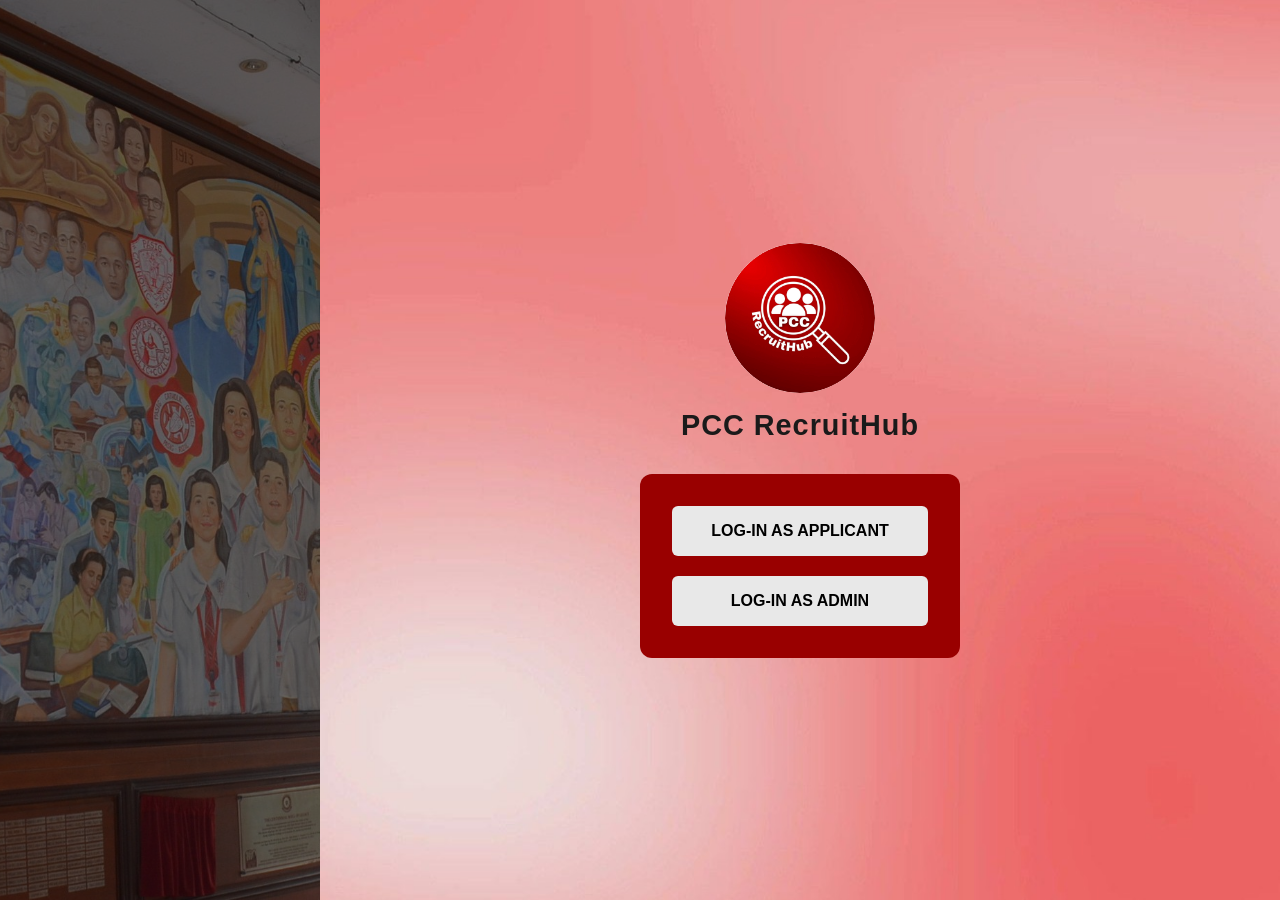
<file: main.html>
<!DOCTYPE html>
<html lang="en">
<head>
    <meta charset="UTF-8">
    <meta name="viewport" content="width=device-width, initial-scale=1.0">
    <title>PCC RecruitHub</title>
    <link rel="stylesheet" href="style.css">
</head>
<body>
  <div class="login-wrapper" id="loginWrapper">
    <div class="left-bg"></div>
    <div class="right-overlay">
      
      <div class="selection-screen" id="selectionScreen">
        <img src="logo.jpg" alt="PCC RecruitHub Logo" class="logo-img">
        <h1 class="system-title">PCC RecruitHub</h1>
                <div class="button-box">
                    <button class="main-btn" onclick="showApplicantForm()">LOG-IN AS APPLICANT</button>
                    <button class="main-btn" onclick="showAdminForm()">LOG-IN AS ADMIN</button>
                </div>
            </div>
            
            <div class="admin-form-screen" id="adminFormScreen">
                <img src="logo.jpg" alt="PCC RecruitHub Logo" class="logo-img">
                <h1 class="system-title">PCC RecruitHub</h1>
                <div class="form-card">
                    <h3 class="form-title">Admin</h3>
                    <label class="form-label">Full Name</label>
                    <input type="text" id="admin-fullname" class="form-input">
                    <label class="form-label">Email</label>
                    <input type="email" id="admin-email" class="form-input">
                    <label class="form-label">Password</label>
                    <input type="password" id="admin-password" class="form-input">
                    <div class="forgot-link" onclick="ForgotPassword()">
                        <a href="#">Forgot Password</a>
                    </div>
                    <div class="button-row">
                        <button class="form-btn cancel-btn" onclick="goBack()">Cancel</button>
                        <button class="form-btn login-btn" onclick="LoginAdmin()">Log-In</button>
                    </div>
                    <div class="signup-text">
                        <p>Don't have an account? <a href="#">Sign-Up</a></p>
                    </div>
                </div>
            </div>
            
            <div class="applicant-form-screen" id="applicantFormScreen">
                <img src="logo.jpg" alt="PCC RecruitHub Logo" class="logo-img">
                <h1 class="system-title">PCC RecruitHub</h1>
                <div class="form-card">
                    <h3 class="form-title">Applicant</h3>
                    <label class="form-label">Full Name</label>
                    <input type="text" id="applicant-fullname" class="form-input">
                    <label class="form-label">Email</label>
                    <input type="email" id="applicant-email" class="form-input">
                    <label class="form-label">Password</label>
                    <input type="password" id="applicant-password" class="form-input">
                    <div class="forgot-link" onclick="ForgotPassword()">
                        <a href="#">Forgot Password</a>
                    </div>
                    <div class="button-row">
                        <button class="form-btn cancel-btn" onclick="goBack()">Cancel</button>
                        <button class="form-btn login-btn" onclick="LoginApplicant()">Log-In</button>
                    </div>
                    <div class="signup-text">
                        <p>Don't have an account? <a href="#">Sign-Up</a></p>
                    </div>
                </div>
            </div>
      
            <div class="forgot-pass-screen" id="forgotPasswordScreen">
                <img src="logo.jpg" alt="PCC RecruitHub Logo" class="logo-img">
                <h1 class="system-title">PCC RecruitHub</h1>
                <div class="form-card">
                    <label class="form-label">Email</label>
                    <input type="email" id="forgot-email" class="form-input">
                    <div class="button-row-2">
                        <button class="form-btn back-btn" onclick="goBack()">Back</button>
                        <button class="form-btn reset-btn" onclick="SendResetLink()">Send Reset Link</button>
                    </div>
                </div>
            </div>
            
            <div class="change-pass-screen" id="changePasswordScreen">
                <img src="logo.jpg" alt="PCC RecruitHub Logo" class="logo-img">
                <h1 class="system-title">PCC RecruitHub</h1>
                <div class="form-card">
                    <label class="form-label">New Password</label>
                    <input type="password" id="new-password" class="form-input">
                    <label class="form-label">Confirm Password</label>
                    <input type="password" id="confirm-password" class="form-input">
                    <div class="button-row-2">
                        <button class="form-btn back-btn" onclick="goBack()">Cancel</button>
                        <button class="form-btn reset-btn" onclick="ChangePassword()">Save</button>
                    </div>
                </div>
            </div>
        </div>
    </div>
    
    <div class="applicant-page-container" id="applicantDashboard">
        <aside class="sidebar">
            <div class="sidebar-header">
                <img src="logo_again.png" alt="Logo" class="logo-icon">
                <div>
                    <span><b>PCC RecruitHub</b></span>
                    <small>APPLICANT</small>
                </div>
            </div>
      <nav class="sidebar-nav">
        <a href="#" class="nav-item active" id="applicant-nav-home" onclick="showApplicantTab('home'); return false;">
          <img src="icon-home.png" alt="" class="nav-icon">HOME</a>
        <a href="#" class="nav-item" id="applicant-nav-vacancies" onclick="showApplicantTab('vacancies'); return false;">
          <img src="icon-job.png" alt="" class="nav-icon">JOB VACANCIES</a>
        <a href="#" class="nav-item" id="applicant-nav-applications" onclick="showApplicantTab('applications'); return false;">
          <img src="icon-application.png" alt="" class="nav-icon">MY APPLICATIONS</a>
        <a href="#" class="nav-item" id="applicant-nav-documents" onclick="showApplicantTab('documents'); return false;">
          <img src="icon-documents.png" alt="" class="nav-icon">DOCUMENTS</a>
        <a href="#" class="nav-item" id="applicant-nav-notifications" onclick="showApplicantTab('notifications'); return false;">
          <img src="icon-notification.png" alt="" class="nav-icon">NOTIFICATIONS</a>
        <a href="#" class="nav-item" id="applicant-nav-profile" onclick="showApplicantTab('profile'); return false;">
          <img src="icon-profile.png" alt="" class="nav-icon">PROFILE</a>
      </nav>
    </aside>
    <main class="main-area">
      <header class="top-bar">
        <div class="top-right">
          <img src="pfp.png" alt="Profile" class="profile-pic">
          <h1>Hello, ANGELICA!</h1>
        </div>
        <div class="top-right">
          <button class="logout-btn" onclick="applicantLogout()">
            <img src="icon-logout.png" alt="" class="top-left-icon">LOG OUT</button>
        </div>
      </header>
      <div class="content-gradient">
        <div class="tab-content" id="applicant-tab-home">
          <div class="applicant-home-grid">

            <div class="app-stat-card">
              <div class="app-stat-icon">
                <img src="home-job-openings.png" alt="Job Openings">
              </div>
              <div class="app-stat-content">
                <div class="app-stat-number">15</div>
                <div class="app-stat-label">15 Job Openings</div>
              </div>
            </div>

            <div class="app-stat-card">
              <div class="app-stat-icon">
                <img src="home-positions.png" alt="Positions Applied">
              </div>
              <div class="app-stat-content">
                <div class="app-stat-number">6</div>
                <div class="app-stat-label">6 Positions Applied</div>
              </div>
            </div>

            <div class="app-stat-card">
              <div class="app-stat-icon">
                <img src="home-applicants.png" alt="Total Applicants">
              </div>
              <div class="app-stat-content">
                <div class="app-stat-number">230+</div>
                <div class="app-stat-label">Total Applicants<br>this Month</div>
              </div>
            </div>

            <div class="app-stat-card">
              <div class="app-stat-icon">
                <img src="home-status.png" alt="Application Status">
              </div>
              <div class="app-stat-content">
                <div class="app-stat-number">15</div>
                <div class="app-stat-label">Application Status<br>Update</div>
              </div>
            </div>
          </div>
        </div>
        
        <div class="tab-content" id="applicant-tab-vacancies" style="display: none;">
          <h2 class="vacancies-page-title">Job Openings</h2>
          
          <div class="vacancies-grid">
            <div class="job-card">
              <h3 class="job-title">School Nurse</h3>
              <p class="job-dept">Clinic Dept.</p>
              <div class="job-status-row">
                <span class="status-label">Status:</span>
                <span class="status-badge-active">Active</span>
              </div>
              <div class="job-buttons">
                <button class="btn-apply">Apply Now</button>
                <button class="btn-save">Save</button>
              </div>
            </div>
            
            <div class="job-card">
              <h3 class="job-title">Security Guard</h3>
              <p class="job-dept">Security Dept.</p>
              <div class="job-status-row">
                <span class="status-label">Status:</span>
                <span class="status-badge-active">Active</span>
              </div>
              <div class="job-buttons">
                <button class="btn-apply">Apply Now</button>
                <button class="btn-save">Save</button>
              </div>
            </div>
            
            <div class="job-card">
              <h3 class="job-title">Sports Coach</h3>
              <p class="job-dept">Athletics Dept.</p>
              <div class="job-status-row">
                <span class="status-label">Status:</span>
                <span class="status-badge-active">Active</span>
              </div>
              <div class="job-buttons">
                <button class="btn-apply">Apply Now</button>
                <button class="btn-save">Save</button>
              </div>
            </div>
          
            <div class="job-card">
              <h3 class="job-title">Registrar Staff</h3>
              <p class="job-dept">Admin Dept.</p>
              <div class="job-status-row">
                <span class="status-label">Status:</span>
                <span class="status-badge-active">Active</span>
              </div>
              <div class="job-buttons">
                <button class="btn-apply">Apply Now</button>
                <button class="btn-save">Save</button>
              </div>
            </div>
            
            <div class="job-card">
              <h3 class="job-title">JHS Math Teacher</h3>
              <p class="job-dept">JHS Dept.</p>
              <div class="job-status-row">
                <span class="status-label">Status:</span>
                <span class="status-badge-active">Active</span>
              </div>
              <div class="job-buttons">
                <button class="btn-apply">Apply Now</button>
                <button class="btn-save">Save</button>
              </div>
            </div>
            
            <div class="job-card">
              <h3 class="job-title">Accounting Staff</h3>
              <p class="job-dept">Finance Dept.</p>
              <div class="job-status-row">
                <span class="status-label">Status:</span>
                <span class="status-badge-closed">Closed</span>
              </div>
              <div class="job-buttons">
                <button class="btn-apply applied" disabled>Apply Now</button>
                <button class="btn-save">Save</button>
              </div>
            </div>
            
            <div class="job-card">
              <h3 class="job-title">Utility Staff</h3>
              <p class="job-dept">Facilities Dept.</p>
              <div class="job-status-row">
                <span class="status-label">Status:</span>
                <span class="status-badge-active">Active</span>
              </div>
              <div class="job-buttons">
                <button class="btn-apply">Apply Now</button>
                <button class="btn-save">Save</button>
              </div>
            </div>
            
            <div class="job-card">
              <h3 class="job-title">SHS STEM Teacher</h3>
              <p class="job-dept">SHS Dept.</p>
              <div class="job-status-row">
                <span class="status-label">Status:</span>
                <span class="status-badge-closed">Closed</span>
              </div>
              <div class="job-buttons">
                <button class="btn-apply applied" disabled>Apply Now</button>
                <button class="btn-save">Save</button>
              </div>
            </div>
            
            <div class="job-card">
              <h3 class="job-title">Maintenance Worker</h3>
              <p class="job-dept">Facilities Dept.</p>
              <div class="job-status-row">
                <span class="status-label">Status:</span>
                <span class="status-badge-closed">Closed</span>
              </div>
              <div class="job-buttons">
                <button class="btn-apply applied" disabled>Apply Now</button>
                <button class="btn-save">Save</button>
              </div>
            </div>
            
            <div class="job-card">
              <h3 class="job-title">College IT Instructor</h3>
              <p class="job-dept">College Dept.</p>
              <div class="job-status-row">
                <span class="status-label">Status:</span>
                <span class="status-badge-active">Active</span>
              </div>
              <div class="job-buttons">
                <button class="btn-apply">Apply Now</button>
                <button class="btn-save">Save</button>
              </div>
            </div>
            
            <div class="job-card">
              <h3 class="job-title">College Education Instructor</h3>
              <p class="job-dept">College Dept.</p>
              <div class="job-status-row">
                <span class="status-label">Status:</span>
                <span class="status-badge-active">Active</span>
              </div>
              <div class="job-buttons">
                <button class="btn-apply">Apply Now</button>
                <button class="btn-save">Save</button>
              </div>
            </div>
            
            <div class="job-card">
              <h3 class="job-title">HR Recruitment Asst.</h3>
              <p class="job-dept">HRMO Dept.</p>
              <div class="job-status-row">
                <span class="status-label">Status:</span>
                <span class="status-badge-closed">Closed</span>
              </div>
              <div class="job-buttons">
                <button class="btn-apply applied" disabled>Apply Now</button>
                <button class="btn-save">Save</button>
              </div>
            </div>
            
            <div class="job-card">
              <h3 class="job-title">Grade School Teacher</h3>
              <p class="job-dept">Grade School Dept.</p>
              <div class="job-status-row">
                <span class="status-label">Status:</span>
                <span class="status-badge-closed">Closed</span>
              </div>
              <div class="job-buttons">
                <button class="btn-apply applied" disabled>Apply Now</button>
                <button class="btn-save">Save</button>
              </div>
            </div>
            
            <div class="job-card">
              <h3 class="job-title">Guidance Counselor</h3>
              <p class="job-dept">Student Affairs Dept.</p>
              <div class="job-status-row">
                <span class="status-label">Status:</span>
                <span class="status-badge-active">Active</span>
              </div>
              <div class="job-buttons">
                <button class="btn-apply">Apply Now</button>
                <button class="btn-save">Save</button>
              </div>
            </div>
            
            <div class="job-card">
              <h3 class="job-title">SHS TVL Teacher</h3>
              <p class="job-dept">SHS Dept.</p>
              <div class="job-status-row">
                <span class="status-label">Status:</span>
                <span class="status-badge-closed">Closed</span>
              </div>
              <div class="job-buttons">
                <button class="btn-apply applied" disabled>Apply Now</button>
                <button class="btn-save">Save</button>
              </div>
            </div>
          </div>
        </div>

        <div class="tab-content" id="applicant-tab-applications" style="display: none;">
          <div class="applications-page">
          <div class="applications-header">
            <h2>APPLICATIONS OVERVIEW</h2>
          </div>

          <div class="application-card">
            <div class="card-top">
              <div>
                <div class="job-title">📁 Student Nurse</div>
                <div class="dept-name">Clinic Dept.</div>
                <div class="app-ref">APP-2026199</div>
              </div>
            </div>
            <div class="progress-bar-container">
              <div class="progress-step">
                <div class="step-circle completed">✓</div>
                <span class="step-label">Pending</span>
              </div>
              <div class="progress-step">
                <div class="step-circle completed">✓</div>
                <span class="step-label">Screening</span>
              </div>
              <div class="progress-step">
                <div class="step-circle current">●</div>
                <span class="step-label">Interview</span>
              </div>
              <div class="progress-step">
                <div class="step-circle"></div>
                <span class="step-label">Shortlisted</span>
              </div>
              <div class="progress-step">
                <div class="step-circle"></div>
                <span class="step-label">Hired/Rejected</span>
              </div>
            </div>
            <div class="card-buttons">
              <button class="card-btn btn-details">View Details</button>
              <button class="card-btn btn-contact">Contact Recruiter</button>
              <button class="card-btn btn-withdraw">Withdraw Application</button>
            </div>
          </div>

          <div class="application-card">
            <div class="card-top">
              <div>
                <div class="job-title">📁 IT Staff</div>
                <div class="dept-name">IT Dept.</div>
                <div class="app-ref">APP-2026199</div>
              </div>
            </div>
            <div class="progress-bar-container">
              <div class="progress-step">
                <div class="step-circle completed">✓</div>
                <span class="step-label">Pending</span>
              </div>
              <div class="progress-step">
                <div class="step-circle completed">✓</div>
                <span class="step-label">Screening</span>
              </div>
              <div class="progress-step">
                <div class="step-circle current">●</div>
                <span class="step-label">Interview</span>
              </div>
              <div class="progress-step">
                <div class="step-circle"></div>
                <span class="step-label">Shortlisted</span>
              </div>
              <div class="progress-step">
                <div class="step-circle"></div>
                <span class="step-label">Hired/Rejected</span>
              </div>
            </div>
            <div class="card-buttons">
              <button class="card-btn btn-details">View Details</button>
              <button class="card-btn btn-contact">Contact Recruiter</button>
              <button class="card-btn btn-withdraw">Withdraw Application</button>
            </div>
          </div>

          <div class="application-card">
            <div class="card-top">
              <div>
                <div class="job-title">📁 SHS Teacher</div>
                <div class="dept-name">SHS Dept.</div>
                <div class="app-ref">APP-2026199</div>
              </div>
            </div>
            <div class="progress-bar-container">
              <div class="progress-step">
                <div class="step-circle completed">✓</div>
                <span class="step-label">Pending</span>
              </div>
              <div class="progress-step">
                <div class="step-circle completed">✓</div>
                <span class="step-label">Screening</span>
              </div>
              <div class="progress-step">
                <div class="step-circle current">●</div>
                <span class="step-label">Interview</span>
              </div>
              <div class="progress-step">
                <div class="step-circle"></div>
                <span class="step-label">Shortlisted</span>
              </div>
              <div class="progress-step">
                <div class="step-circle"></div>
                <span class="step-label">Hired/Rejected</span>
              </div>
            </div>
            <div class="card-buttons">
              <button class="card-btn btn-details">View Details</button>
              <button class="card-btn btn-contact">Contact Recruiter</button>
              <button class="card-btn btn-withdraw">Withdraw Application</button>
            </div>
          </div>

          <div class="application-card">
            <div class="card-top">
              <div>
                <div class="job-title">📁 College IT Instructor</div>
                <div class="dept-name">College Dept.</div>
                <div class="app-ref">APP-2026199</div>
              </div>
            </div>
            <div class="progress-bar-container">
              <div class="progress-step">
                <div class="step-circle completed">✓</div>
                <span class="step-label">Pending</span>
              </div>
              <div class="progress-step">
                <div class="step-circle completed">✓</div>
                <span class="step-label">Screening</span>
              </div>
              <div class="progress-step">
                <div class="step-circle current">●</div>
                <span class="step-label">Interview</span>
              </div>
              <div class="progress-step">
                <div class="step-circle"></div>
                <span class="step-label">Shortlisted</span>
              </div>
              <div class="progress-step">
                <div class="step-circle"></div>
                <span class="step-label">Hired/Rejected</span>
              </div>
            </div>
            <div class="card-buttons">
              <button class="card-btn btn-details">View Details</button>
              <button class="card-btn btn-contact">Contact Recruiter</button>
              <button class="card-btn btn-withdraw">Withdraw Application</button>
            </div>
          </div>
        </div>
        </div>
          
        <div class="tab-content" id="applicant-tab-documents" style="display: none;">
          <div class="documents-page">
            <div class="doc-cards-row">
              <div class="doc-category-card">
                <div class="doc-icon-side">📁</div>
                <div class="doc-text-side">
                  <h4>Personal Identification</h4>
                  <p>3 Files</p>
                </div>
              </div>
              <div class="doc-category-card">
                <div class="doc-icon-side">📁</div>
                <div class="doc-text-side">
                  <h4>Educational Qualification</h4>
                  <p>2 Files</p>
                </div>
              </div>
              <div class="doc-category-card">
                <div class="doc-icon-side">📁</div>
                <div class="doc-text-side">
                  <h4>Work Experience</h4>
                  <p>1 File</p>
                </div>
              </div>
            </div>

            <div class="doc-table-container">
              <table class="doc-table">
                <thead>
                  <tr>
                    <th>Document Name</th>
                    <th>Type</th>
                    <th>Category</th>
                    <th>Date Uploaded</th>
                    <th>Actions</th>
                  </tr>
                </thead>
                <tbody>
                  <tr>
                    <td>Resume_Rose, Angel</td>
                    <td>[Resume Type]</td>
                    <td>Work Experience</td>
                    <td>Sept 7, 2026</td>
                    <td>
                      <button class="action-icon icon-view">👁</button>
                      <button class="action-icon icon-download">⬇</button>
                      <button class="action-icon icon-delete">🗑</button>
                    </td>
                  </tr>
                  <tr>
                    <td>Transcript_Degree_1</td>
                    <td>[Transcript Type]</td>
                    <td>Educational Qualification</td>
                    <td>Sept 7, 2026</td>
                    <td>
                      <button class="action-icon icon-view">👁</button>
                      <button class="action-icon icon-download">⬇</button>
                      <button class="action-icon icon-delete">🗑</button>
                    </td>
                  </tr>
                  <tr>
                    <td>Passport.copy.jpg</td>
                    <td>[Passport Type]</td>
                    <td>Personal Identification</td>
                    <td>Sept 7, 2026</td>
                    <td>
                      <button class="action-icon icon-view">👁</button>
                      <button class="action-icon icon-download">⬇</button>
                      <button class="action-icon icon-delete">🗑</button>
                    </td>
                  </tr>
                </tbody>
              </table>
            </div>

            <div class="upload-dropzone">
              <div class="upload-icon">⬆</div>
              <p class="upload-text">Drag & Drop files here or click to upload</p>
              <div class="file-types">
                <span>📄 PDF</span>
                <span>📄 DOC</span>
                <span>📄 DOCX</span>
                <span>🖼 JPG</span>
                <span>🖼 PNG</span>
              </div>
            </div>

            <div class="doc-bottom-bar">
              <span class="support-text">Supported Formats: PDF, DOC, DOCX, JPG, PNG (Max 10 MB)</span>
              <button class="upload-btn">+ Upload New File</button>
            </div>
          </div>
        </div>
          
        <div class="tab-content" id="applicant-tab-notifications" style="display: none;">
          <div class="notif-header-row">
            <select class="notif-filter">
              <option>All Notifications</option>
              <option>Unread</option>
              <option>Read</option>
            </select>
            <div class="notif-status-tab">Unread</div>
          </div>

          <div class="notif-list">
            <div class="notif-item unread">
              <div class="notif-text">
                <strong>New Job Vacancy Match!</strong> Senior High School HUMSS Teacher in SHS Department. View Details
              </div>
              <div class="notif-time">15 mins ago</div>
            </div>
            
            <div class="notif-item">
              <div class="notif-text">
                <strong>Application Status Update:</strong> Software Developer is now 'Interviewing'. Please prepare for your interview.
              </div>
              <div class="notif-time">3 hrs ago</div>
            </div>

            <div class="notif-item">
              <div class="notif-text">
                <strong>Interview Reminder:</strong> Please confirm your interview for IT Staff tomorrow at 1:00 PM.
              </div>
              <div class="notif-time">1 day ago</div>
            </div>

            <div class="notif-item unread">
              <div class="notif-text">
                <strong>New Document Request:</strong> HR requires your updated Transcript. Upload Now.
              </div>
              <div class="notif-time">6 hrs ago</div>
            </div>

            <div class="notif-item">
              <div class="notif-text">
                <strong>System Update:</strong> New features added to PCC RecruitHub. Explore them now.
              </div>
              <div class="notif-time">2 days ago</div>
            </div>
          </div>
        </div>
          
        <div class="tab-content" id="applicant-tab-notifications" style="display: none;">
          <h2>Notifications</h2>
          <p>Alerts and messages from the system.</p>
        </div>

        <div class="tab-content" id="applicant-tab-profile" style="display: none;">
          <div class="profile-page">
            <div id="tab-profile" class="tab-content">
              <div class="profile-page">
                <div class="profile-left-col">
                  <div class="profile-photo-wrap">
                    <img src="pfp.png" alt="Profile Photo" class="profile-photo">
                    <button class="edit-icon-btn">&#9998;</button>
                  </div>
                  <h2 class="profile-name">Angelica Rose</h2>
                </div>

                <div class="profile-right-col">
                  <div class="profile-field">
                    <label>Name</label>
                    <input type="text" value="Angelica Rose" readonly>
                  </div>

                  <div class="profile-field">
                    <label>Email</label>
                    <input type="email" value="roseangelica381@gmail.com" readonly>
                  </div>

                  <div class="profile-field">
                    <label>Phone Number</label>
                    <input type="text" value="+63 | 09676767143" readonly>
                  </div>

                  <div class="profile-field">
                    <label>About Me</label>
                    <textarea readonly>I'm a BSIT graduate skilled in UI design and web development, with hands-on experience building an IT Job Application Management System.</textarea>
                  </div>

                  <div class="profile-side-fields">
                    <div class="profile-field">
                      <label>Address</label>
                      <div class="addr-row">
                        <input type="text" placeholder="Town/City" value="Pasig City" readonly>
                        <input type="text" placeholder="Barangay" value="Sta. Rosa" readonly>
                      </div>
                    </div>

                    <div class="profile-field">
                      <label>Course</label>
                      <input type="text" value="Bachelor of Science in Information Technology" readonly>
                    </div>

                    <div class="profile-field">
                      <label>Password</label>
                      <input type="password" value="************" readonly>
                    </div>

                    <div class="profile-field">
                      <label>Skills</label>
                      <div class="skills-grid">
                        <span class="skill-tag">Communications</span>
                        <span class="skill-tag">Resourceful</span>
                        <span class="skill-tag">Creative</span>
                        <span class="skill-tag">Coding</span>
                      </div>
                    </div>

                    <div class="profile-field">
                      <label>Reference</label>
                      <input type="email" value="reference1@gmail.com" readonly>
                      <input type="email" value="reference1@gmail.com" readonly style="margin-top:6px;">
                    </div>
                  </div>
                </div>
              </div>
            </div>
        </div>
      </div>
    </main>
  </div>

  <div class="admin-page-container" id="adminDashboard">
    <aside class="sidebar">
      <div class="sidebar-header">
        <img src="logo_again.png" alt="Logo" class="logo-icon">
        <div>
          <span><b>PCC RecruitHub</b></span>
          <small>ADMIN</small>
        </div>
      </div>
      <nav class="sidebar-nav">
        <a href="#" class="nav-item active" id="admin-nav-dashboard" onclick="showAdminTab('dashboard'); return false;">
          <img src="icon-home.png" alt="" class="nav-icon">DASHBOARD</a>
        <a href="#" class="nav-item" id="admin-nav-management" onclick="showAdminTab('management'); return false;">
          <img src="icon-job.png" alt="" class="nav-icon">POSITION MANAGEMENT</a>
        <a href="#" class="nav-item" id="admin-nav-applicants" onclick="showAdminTab('applicants'); return false;">
          <img src="icon-application.png" alt="" class="nav-icon">APPLICANTS</a>
        <a href="#" class="nav-item" id="admin-nav-interviews" onclick="showAdminTab('interviews'); return false;">
          <img src="icon-documents.png" alt="" class="nav-icon">INTERVIEWS</a>
        <a href="#" class="nav-item" id="admin-nav-notifications" onclick="showAdminTab('notifications'); return false;">
          <img src="icon-notification.png" alt="" class="nav-icon">NOTIFICATIONS</a>
        <a href="#" class="nav-item" id="admin-nav-profile" onclick="showAdminTab('profile'); return false;">
          <img src="icon-profile.png" alt="" class="nav-icon">PROFILE</a>
      </nav>
    </aside>
    <main class="main-area">
      <header class="top-bar">
        <div class="top-right">
          <h1>Hello, ROXANNE!</h1>
        </div>
        <div class="top-right">
          <button class="logout-btn" onclick="adminLogout()">
            <img src="icon-logout.png" alt="" class="top-left-icon">LOG OUT</button>
        </div>
      </header>
      <div class="content-gradient">
        <div class="tab-content" id="admin-tab-dashboard">
          <h2>ADMIN DASHBOARD</h2>

          <div class="stats-row">
            <div class="stat-card">
              <h3>TOTAL JOB POSITIONS</h3>
              <p class="big-number" id="totalPositions">12</p>
              <div class="card-footer">
                <span class="trend">+2 this week</span>
                <a class="trend">Manage</a>
              </div>
            </div>
            
            <div class="stat-card">
              <h3>TOTAL APPLICANTS</h3>
              <p class="big-number" id="totalApplicants">1,067</p>
              <div class="card-footer">
                <span class="trend">+13 New Today</span>
                <a class="trend">Search</a>
              </div>
            </div>
            
            <div class="stat-card">
              <h3>UPCOMING INTERVIEWS</h3>
              <p class="big-number" id="totalInterviews">5</p>
              <div class="card-footer">
                <span class="trend">Next one in 30 mins</span>
                <a class="trend">Schedule</a>
              </div>
            </div>
          </div>

          <div class="dashboard-content-wrapper">
            <div class="left-tables-column">
              <div class="table-wrapper">
                <div class="table-top-header"><b>JOB POSITIONS MANAGEMENT</b></div>
                <table class="data-table">
                  <thead>
                    <tr>
                      <th>Available Positions</th>
                      <th>Required Docs</th>
                      <th>Deadlines</th>
                      <th>Action</th>
                    </tr>
                  </thead>
                  <tbody>
                    <tr>
                      <td>Nurse</td>
                      <td></td>
                      <td>Oct 17, 2026</td>
                      <td>
                        <button class="btn-edit">Edit</button>
                        <button class="btn-archive">Archive</button>
                      </td>
                    </tr>
                    <tr>
                      <td>Psychometrician</td>
                      <td></td>
                      <td>Oct 20, 2026</td>
                      <td>
                        <button class="btn-edit">Edit</button>
                        <button class="btn-archive">Archive</button>
                      </td>
                    </tr>
                    <tr>
                      <td>SHS Teacher</td>
                      <td></td>
                      <td>Oct 23, 2026</td>
                      <td>
                        <button class="btn-edit">Edit</button>
                        <button class="btn-archive">Archive</button>
                      </td>
                    </tr>
                  </tbody>
                  <tfoot>
                    <tr>
                      <td colspan="4">
                        <button class="btn-view-more" onclick=viewPos()>VIEW MORE</button>
                      </td>
                    </tr>
                  </tfoot>
                </table>
              </div>
              
              <div class="table-wrapper">
                <div class="table-top-header"><b>RECENT APPLICANTS LIST</b></div>

                <div class="filter-bar">
                  <div class="filter-group">
                    <label>SEARCH</label>
                    <input type="text" placeholder="Name/Email" class="search-input">
                  </div>
                  <div class="filter-group">
                    <label>STATUS</label>
                    <div class="status-select">
                    <select class="status-select">
                      <option>All</option>
                    </select>
                    <select class="status-select">
                      <option>Screening</option>
                    </select>
                    <select class="status-select">
                      <option>Interviewed</option>
                    </select>
                    </div>
                  </div>
                </div>

                <table class="data-table">
                  <thead>
                    <tr>
                      <th>Applicant</th>
                      <th>Application Date</th>
                      <th>Desired Position</th>
                      <th style="text-align: center;">Status</th>
                    </tr>
                  </thead>
                  <tbody>
                    <tr>
                      <td>Maria Patricia Lovindino</td>
                      <td>Aug 27, 2025</td>
                      <td></td>
                      <td><span class="status-badge">Screening</span></td>
                      <td><button class="btn-details">Applicant Details</button></td>
                    </tr>
                    <tr>
                      <td>Niekeaela Gumbilla</td>
                      <td>Dec 14, 2024</td>
                      <td></td>
                      <td><span class="status-badge">Screening</span></td>
                      <td><button class="btn-details">Applicant Details</button></td>
                    </tr>
                    <tr>
                      <td>Camille Jore Camilo</td>
                      <td>May 22, 2024</td>
                      <td></td>
                      <td><span class="status-badge">Screening</span></td>
                      <td><button class="btn-details">Applicant Details</button></td>
                    </tr>
                    <tr>
                      <td>Jovic Romero</td>
                      <td>Oct 23, 2025</td>
                      <td></td>
                      <td><span class="status-badge">Screening</span></td>
                      <td><button class="btn-details">Applicant Details</button></td>
                    </tr>
                    <tr>
                      <td>Angelica Rose</td>
                      <td>Sept 7, 2026</td>
                      <td></td>
                      <td><span class="status-badge">Screening</span></td>
                      <td><button class="btn-details">Applicant Details</button></td>
                    </tr>
                  </tbody>
                </table>
              </div>
            </div>
            
            <div class="right-sidebar-column">
              <h3>INTERVIEWS & SCREENING OVERVIEWS</h3>
              <div class="calendar-section">
              <div class="calendar-header">November 2026</div>
                
              <div class="calendar-days-header">
                <span>SUN</span><span>MON</span><span>TUE</span><span>WED</span><span>THU</span><span>FRI</span><span>SAT</span>
              </div>
                
              <div class="calendar-dates">
                <span>1</span><span>2</span><span>3</span><span>4</span><span>5</span><span>6</span><span>7</span>
                <span>8</span><span>9</span><span>10</span><span>11</span><span>12</span><span>13</span><span>14</span>
                <span>15</span><span>16</span><span>17</span><span>18</span><span>19</span><span>20</span><span>21</span>
                <span>22</span><span>23</span><span>24</span><span>25</span><span>26</span><span>27</span><span>28</span>
                <span>29</span><span>30</span><span>31</span>
              </div>
            </div>
            
            <div class="interviews">
              <div class="interview-item">
                <!-- Red date box -->
                <div class="interview-date">NOV 3</div>
                
                <!-- Text section -->
                <div class="interview-text">
                  <h4>INTERVIEW</h4>
                  <p>Ms. Maria Lovindino</p>
                </div>
              </div>
            </div>

            <div class="interviews">
              <div class="interview-item">
                <div class="interview-date">NOV 6</div>
                <div class="interview-text">
                  <h4>INTERVIEW</h4>
                  <p>Ms. Niekeaela Gumbilla</p>
                </div>
              </div>
            </div>

            <div class="interviews">
              <div class="interview-item">
                <div class="interview-date">NOV 7</div>
                <div class="interview-text">
                  <h4>INTERVIEW</h4>
                  <p>Ms. Camille Camilo</p>
                </div>
              </div>
            </div>
          </div>
        </div>
      </div>
      
      <div class="content-gradient">
        <div class="tab-content" id="admin-tab-management">
          <h2>JOB POSITIONS MANAGEMENT</h2>
          
          <div class="pos-grid-layout">
            <div class="pos-left-col">
              <div class="table-wrapper">
                <div class="table-top-header">AVAILABLE JOB POSITIONS</div>
                <table class="pos-table">
                  <thead>
                    <tr>
                      <th>JOB TITLE</th>
                      <th>STATUS</th>
                      <th>EDIT</th>
                      <th>DELETE</th>
                      <th>ARCHIVE</th>
                    </tr>
                  </thead>
                  <tbody id="posTableBody"></tbody>
                </table>
                <button class="btn-add-pos" onclick="openAddForm()">+ ADD NEW POSITION</button>
              </div>
              
              <div class="table-wrapper">
                <div class="table-top-header">POSITION OPERATIONS & HISTORY</div>
                <div class="history-search-bar">
                  <input type="text" class="history-search-input" placeholder="🔍 Search...">
                </div>
                <div class="history-tabs">
                  <button class="hist-tab active" onclick="showHistoryTab('all')">All Positions</button>
                  <button class="hist-tab" onclick="showHistoryTab('archived')">ARCHIVED</button>
                </div>
                <div class="history-content">
                  <div id="history-all">
                    <h4 class="history-log-title">Status change log</h4>
                    <table class="log-table">
                      <tr><th>Entry Time</th><th>Status</th><th>Changed by</th></tr>
                      <tr><td>3-18-2025 09:35:30</td><td>Draft</td><td>HR Admin</td></tr>
                      <tr><td>06-07-2025 08:06:17 PM</td><td>Posted</td><td>HR Admin</td></tr>
                      <tr><td>09-19-2025 09:35:30 AM</td><td>Archived</td><td>HR Admin</td></tr>
                      <tr><td>12-12-2025 09:35:30 AM</td><td>Closed</td><td>HR Manager</td></tr>
                    </table>
                  </div>
                  <div id="history-archived" style="display:none;">
                    <p style="color:#888;">No archived positions yet.</p>
                  </div>
                </div>
              </div>
            </div>
            
            <div class="pos-right-col">
              <div class="form-card">
                <h3 class="form-card-title">CREATE / EDIT POSITION</h3>
                
                <label>Job Title</label>
                <input type="text" id="formJobTitle" placeholder="Job Title">
                
                <label>Department</label>
                <input type="text" id="formDept" placeholder="Department">
                
                <label>Description</label>
                <textarea id="formDesc" placeholder="Description"></textarea>
                
                <h4 class="sub-heading">SET REQUIREMENTS</h4>
                <textarea id="formReq" placeholder="Add requirement"></textarea>
                
                <h4 class="sub-heading">SET DEADLINES</h4>
                <input type="date" id="deadlineInput" style="width:100%; padding:0.7rem; border:none; border-radius:4px; margin-top:0.5rem;">
                
                <div class="form-buttons">
                  <button class="btn-save-changes" onclick="savePosition()">SAVE CHANGES</button>
                  <button class="btn-clear-form" onclick="clearForm()">CLEAR FORM</button>
                </div>
              </div>
            </div>
          </div>
        </div>
        
        <div class="tab-content" id="admin-tab-applicants" style="display:none">
          <div class="applicant-grid-layout">
            <!-- LEFT: Full Table -->
            <div class="applicant-table-wrapper" style="background: transparent; box-shadow: none;">
              <input type="text" class="applicant-search-box" placeholder="🔍 Search...">
              
              <div class="applicant-full-table-wrapper">
                <table class="applicant-full-table">
                  <thead>
                    <tr>
                      <th>ID</th>
                      <th>APPLICANT NAME</th>
                      <th>POSITION APPLIED</th>
                      <th>APPLY DATE</th>
                      <th class="status-header">CURRENT STATUS</th>
                    </tr>
                  </thead>
                  <tbody id="applicantTableBody"></tbody>
                </table>
              </div>
            </div>
            
            <!-- RIGHT: Profile Card -->
            <div class="applicant-profile-card">
              <div class="profile-top-row">
                <img src="pfp.png" class="profile-avatar" id="selectedAvatar" alt="Profile">
                <div class="profile-info">
                  <h3 id="selectedName">Angelica V. Rose</h3>
                  <p class="profile-id" id="selectedId">Applicant ID: APP 199</p>
                </div>
              </div>
              
              <div class="status-section">
                <h4>APPLICANT STATUS</h4>
                <div class="status-bar-pending">Pending</div>
              </div>
            </div>
          </div>
        </div>

        <div class="tab-content" id="admin-tab-interviews" style="display:none">
          <h2>Interviews</h2>
          <p>Upload and manage your requirements here.</p>
        </div>
        <div class="tab-content" id="admin-tab-notifications" style="display:none">
          <h2>Notifications</h2>
          <p>Alerts and messages from the system.</p>
        </div>
        <div class="tab-content" id="admin-tab-profile" style="display:none">
          <h2>My Profile</h2>
          <p>Update your personal information here.</p>
        </div>
      </div>
    </main>
  </div>
     <script src="script.js"></script>
</body>
</html>
</file>
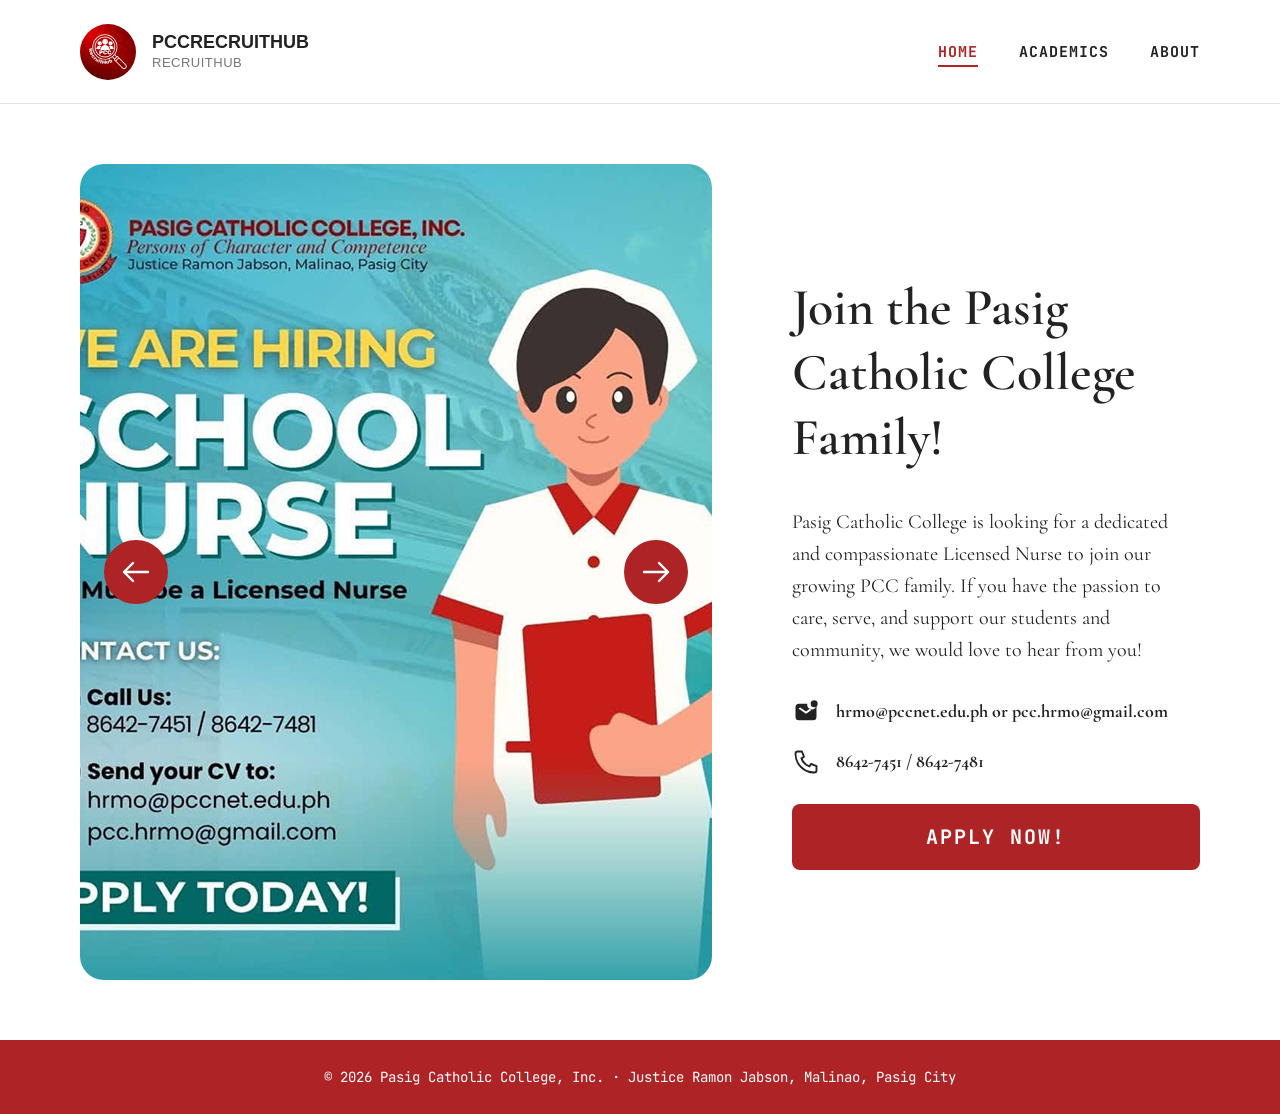
<file: openings.html>
<!DOCTYPE html>
<html lang="en">
<head>
  <meta charset="UTF-8">
  <meta name="viewport" content="width=device-width, initial-scale=1">
  <title>Job Openings | PCC RecruitHub</title>
  <link rel="preconnect" href="https://fonts.googleapis.com">
  <link rel="preconnect" href="https://fonts.gstatic.com" crossorigin>
  <link href="https://fonts.googleapis.com/css2?family=Cormorant+Garamond:wght@400;500;600;700&family=JetBrains+Mono:wght@400;700&display=swap" rel="stylesheet">
  <link rel="stylesheet" href="style.css">
</head>
<body class="jobs">

  <header class="navbar">
    <a class="brand" href="index.html">
      <img class="logo" src="logo_again.png" alt="PCC logo">
      <span class="brand-name">PCC<br>RECRUITHUB</span>
    </a>
    <nav>
      <ul class="menu">
        <li class="has-submenu">
          <a class="current" href="index.html">Home <span class="arrow">▾</span></a>
          <ul class="submenu">
            <li><a href="index.html">Overview</a></li>
            <li><a href="openings.html">Job Openings</a></li>
          </ul>
        </li>
        <li class="has-submenu">
          <a href="academics.html">Academics <span class="arrow">▾</span></a>
          <ul class="submenu">
            <li><a href="academics.html">Academic Excellence</a></li>
          </ul>
        </li>
        <li class="has-submenu">
          <a href="about.html">About <span class="arrow">▾</span></a>
          <ul class="submenu">
            <li><a href="about.html">Vision &amp; Mission</a></li>
          </ul>
        </li>
      </ul>
    </nav>
  </header>

  <main>

    <section class="carousel" id="jobs">
      <article class="slide active">
        <figure class="poster">

          <img src="nurse.png" alt="We are hiring: School Nurse">
          <button class="arrow-btn prev">←</button>
          <button class="arrow-btn next">→</button>
        </figure>
        <section class="info">
          <h2>Join the Pasig Catholic College Family!</h2>
          <p>
            Pasig Catholic College is looking for a dedicated and compassionate
            Licensed Nurse to join our growing PCC family. If you have the
            passion to care, serve, and support our students and community,
            we would love to hear from you!
          </p>
          <p class="contact mail">hrmo@pccnet.edu.ph or pcc.hrmo@gmail.com</p>
          <p class="contact phone">8642-7451 / 8642-7481</p>
          <a class="apply-btn" href="main.html">Apply Now!</a>
        </section>
      </article>
      <article class="slide">
        <figure class="poster">

          <img src="psy.png" alt="We are hiring: Psychometrician">
          <button class="arrow-btn prev">←</button>
          <button class="arrow-btn next">→</button>
        </figure>
        <section class="info">
          <h2>Join the Pasig Catholic College Family!</h2>
          <p>Make a difference through faith and service. Pasig Catholic College welcomes applications for an Experienced Licensed Psychometrician.</p>
          <p>Apply today and be part of our mission of forming Persons of Character and Competence.</p>
          <p class="contact mail">hrmo@pccnet.edu.ph or pcc.hrmo@gmail.com</p>
          <p class="contact phone">8642-7451 / 8642-7481</p>
          <a class="apply-btn" href="main.html">Apply Now!</a>
        </section>
      </article>
      <article class="slide">
        <figure class="poster">

          <img src="shs.png" alt="We are hiring: SHS Teachers">
          <button class="arrow-btn prev">←</button>
          <button class="arrow-btn next">→</button>
        </figure>
        <section class="info">
          <h2>Join the Pasig Catholic College Family!</h2>
          <p>
            Pasig Catholic College is looking for a passionate and dedicated
            Senior High School Science Teacher to help form learners into
            Persons of Character and Competence. If you are ready to inspire
            young minds and make a difference through Catholic education,
            we would love to hear from you.
          </p>
          <p class="contact mail">hrmo@pccnet.edu.ph or pcc.hrmo@gmail.com</p>
          <p class="contact phone">8642-7451 / 8642-7481</p>
          <a class="apply-btn" href="main.html">Apply Now!</a>
        </section>
      </article>
    </section>
  </main>

  <footer class="footer">
    <p>© 2026 Pasig Catholic College, Inc. · Justice Ramon Jabson, Malinao, Pasig City</p>
  </footer>

  <script src="script.js"></script>
</body>
</html>
</file>
<file: style.css>
:root {
  --red: #ae2426;
  --dark-red: #7a1214;
  --cream: #f7f5f3;
  --ink: #222;
  --gray: #777;
  --orange: #ff5a1f;
  --pink: #fdeae4;
  --line: #e6e2de;
  --serif: "Cormorant Garamond", Georgia, serif;
  --mono: "JetBrains Mono", monospace;
}

* { box-sizing: border-box; margin: 0; padding: 0; }
html { scroll-behavior: smooth; scroll-padding-top: 90px; }

body { font-family: var(--serif); font-size: 20px; color: var(--ink); background: white; }
body.home { --serif: "Source Serif 4", Georgia, serif; }

a { color: inherit; text-decoration: none; }
ul, ol { list-style: none; }
h1, h2, h3 { font-family: var(--serif); }

.navbar {
  position: sticky; top: 0; z-index: 10;
  height: 88px; padding: 0 80px;
  background: var(--red); color: white;
  display: flex; align-items: center; justify-content: space-between;
  font-family: var(--mono);
}
.brand { display: flex; align-items: center; gap: 12px; font-weight: 700; font-size: 18px; letter-spacing: 1.5px; line-height: 1.55; }
.logo { width: 40px; height: 40px; border-radius: 50%; object-fit: cover; }

.menu { display: flex; gap: 52px; }
.menu > li { position: relative; }
.menu > li > a {
  display: flex; align-items: center; gap: 8px;
  font-weight: 700; font-size: 22px; letter-spacing: 2px; text-transform: uppercase;
  padding: 10px 0; border-radius: 30px;
}

.arrow { font-size: 0; display: inline-block; width: 18px; height: 18px; background: currentColor;
  -webkit-mask: url("data:image/svg+xml,%3Csvg xmlns='http://www.w3.org/2000/svg' viewBox='0 0 24 24' fill='none' stroke='black' stroke-width='4.5' stroke-linecap='round' stroke-linejoin='round'%3E%3Cpath d='M4 8l8 8 8-8'/%3E%3C/svg%3E") center / contain no-repeat;
          mask: url("data:image/svg+xml,%3Csvg xmlns='http://www.w3.org/2000/svg' viewBox='0 0 24 24' fill='none' stroke='black' stroke-width='4.5' stroke-linecap='round' stroke-linejoin='round'%3E%3Cpath d='M4 8l8 8 8-8'/%3E%3C/svg%3E") center / contain no-repeat; }

.submenu {
  display: none; position: absolute; top: 100%; right: 0; min-width: 220px;
  background: white; color: var(--ink); border-radius: 12px;
  box-shadow: 0 8px 24px rgba(0,0,0,.2); overflow: hidden;
}
.has-submenu:hover .submenu, .has-submenu:focus-within .submenu { display: block; }
.submenu a { display: block; padding: 14px 20px; font-size: 16px; letter-spacing: 0; }
.submenu a:hover { background: var(--cream); color: var(--red); }

.navbar { height: 104px; }
.brand { gap: 16px; font-family: Inter, Arial, sans-serif; font-size: 18px; letter-spacing: 0; line-height: 1.3; }
.brand-name { font-weight: 700; }
.logo { width: 56px; height: 56px; }
.brand-name br { display: none; }
.brand-name::after { content: "RECRUITHUB"; display: block; font-size: 13px; font-weight: 400; letter-spacing: .5px; opacity: .8; }
.menu { gap: 41px; }
.menu > li > a { font-size: 15px; letter-spacing: 1px; padding: 0; }
.arrow { display: none; }
.submenu { top: calc(100% + 12px); }
.menu > li > a.current { text-decoration: underline; text-underline-offset: 8px; text-decoration-thickness: 2px; }

body.home .navbar { position: absolute; left: 0; right: 0; top: 0; background: transparent; }
body.home .menu > li > a.current { text-decoration: none; }

body:not(.home) .navbar { background: rgba(255,255,255,.92); -webkit-backdrop-filter: blur(8px); backdrop-filter: blur(8px); color: var(--ink); border-bottom: 1px solid var(--line); }
body:not(.home) .brand-name::after { color: var(--gray); opacity: 1; }
body:not(.home) .menu > li > a:hover,
body:not(.home) .menu > li > a.current { color: var(--red); }
body:not(.home) .menu > li > a.current { text-decoration-color: var(--red); }
body:not(.home) .submenu { border: 1px solid var(--line); }

.apply-btn {
  display: block; background: var(--red); color: white; text-align: center;
  font-family: var(--mono); font-weight: 700; font-size: 20px; letter-spacing: 2px; text-transform: uppercase;
  padding: 20px; border-radius: 8px; margin-top: 28px;
}
.apply-btn:hover { background: var(--dark-red); }
.apply-btn.round {
  display: inline-flex; align-items: center; gap: 14px;
  border-radius: 40px; padding: 22px 34px; font-size: 22px; margin: 0;
  box-shadow: 0 8px 20px rgba(0,0,0,.35);
}
.apply-btn svg { width: 22px; height: 22px; }

.hero { position: relative; overflow: hidden; padding: 177px 80px 60px; height: 720px; color: white; background: #2a3342; }
.hero-bg { position: absolute; inset: 0; width: 100%; height: 100%; object-fit: cover; }
.hero::before { content: ""; position: absolute; inset: 0; z-index: 1;
  background: linear-gradient(to bottom, rgba(10,18,30,.7), rgba(10,18,30,.35) 55%, rgba(10,18,30,.55)); }
.hero > *:not(.hero-bg) { position: relative; z-index: 2; }

.badge {
  display: inline-block; font-family: var(--mono); font-size: 13px; font-weight: 700; letter-spacing: 1px;
  text-transform: uppercase; border: 1px solid rgba(255,255,255,.5); background: rgba(255,255,255,.12);
  padding: 8px 16px; border-radius: 30px;
}
.hero h1 { font-family: var(--mono); font-size: 64px; line-height: 1.25; max-width: 700px; margin: 30px 0 32px; text-shadow: 0 2px 12px rgba(0,0,0,.35); }
.hero-text { max-width: 620px; line-height: 1.45; font-size: 22px; font-family: var(--serif); }
.hero .apply-btn { position: absolute !important; right: 80px; bottom: 80px; }

.platform { background: var(--cream); padding: 104px 80px 120px; }
.label { font-family: var(--mono); font-size: 14px; font-weight: 700; letter-spacing: 1px; color: var(--red); text-transform: uppercase; }
.platform h2 { font-size: 52px; font-weight: 700; line-height: 1.15; margin: 24px 0 18px; }
.lead { color: var(--gray); font-size: 24px; line-height: 1.35; max-width: 1280px; }
.features-label { margin-top: 80px; }

.cards { display: grid; grid-template-columns: repeat(3, 1fr); gap: 32px; margin-top: 40px; }
.card { background: white; border: 1px solid var(--line); border-radius: 20px; padding: 31px; }
.icon {
  display: flex; align-items: center; justify-content: center;
  width: 48px; height: 48px; background: var(--pink); border-radius: 12px; margin-bottom: 24px; color: var(--red);
}
.icon svg { width: 24px; height: 24px; }
.card h3 { font-size: 26px; font-weight: 600; margin-bottom: 8px; }
.card p { color: var(--gray); font-size: 18px; line-height: 1.35; }

.carousel { padding: 60px 80px; }
.slide { display: none; grid-template-columns: 1.55fr 1fr; gap: 80px; align-items: center; }
.slide.active { display: grid; }

.poster { position: relative; height: 816px; border-radius: 24px; overflow: hidden; background: #eee; }
.poster img { width: 100%; height: 100%; object-fit: cover; display: block; }

.arrow-btn {
  position: absolute; top: 50%; transform: translateY(-50%);
  width: 64px; height: 64px; border-radius: 50%;
  border: 2px solid var(--red); background: var(--red); color: white;
  font-size: 0; cursor: pointer; z-index: 2;
  display: flex; align-items: center; justify-content: center;
}
.arrow-btn::after { content: ""; width: 36px; height: 36px; background: currentColor;
  -webkit-mask: var(--arrow) center / contain no-repeat; mask: var(--arrow) center / contain no-repeat; }
.prev { left: 24px; --arrow: url("data:image/svg+xml,%3Csvg xmlns='http://www.w3.org/2000/svg' viewBox='0 0 24 24' fill='none' stroke='black' stroke-width='1.6' stroke-linecap='round' stroke-linejoin='round'%3E%3Cpath d='M20 12H4M10 6l-6 6 6 6'/%3E%3C/svg%3E"); }
.next { right: 24px; --arrow: url("data:image/svg+xml,%3Csvg xmlns='http://www.w3.org/2000/svg' viewBox='0 0 24 24' fill='none' stroke='black' stroke-width='1.6' stroke-linecap='round' stroke-linejoin='round'%3E%3Cpath d='M4 12h16M14 6l6 6-6 6'/%3E%3C/svg%3E"); }
.arrow-btn:hover { background: white; color: var(--red); }

.info h2 { font-size: 52px; font-weight: 600; line-height: 1.25; margin-bottom: 36px; }
.info p { font-size: 20px; line-height: 1.6; margin-bottom: 32px; }
.info .contact { display: flex; align-items: center; gap: 16px; font-weight: 700; font-size: 18px; line-height: 1.3; margin: 8px 0 22px; }
.info .contact::before { content: ""; flex: none; width: 28px; height: 28px; background: currentColor;
  -webkit-mask: var(--ico) center / contain no-repeat; mask: var(--ico) center / contain no-repeat; }
.contact.mail { --ico: url("data:image/svg+xml,%3Csvg xmlns='http://www.w3.org/2000/svg' viewBox='0 0 24 24'%3E%3Cpath d='M3 8a3 3 0 013-3h7.1a4 4 0 107.9 1.1V16a3 3 0 01-3 3H6a3 3 0 01-3-3V8zm2.5 1l6.5 4.6L16.4 10.5a4 4 0 01-.9-1.5L12 11.5 7.1 8.2 5.5 9z'/%3E%3Ccircle cx='19' cy='5' r='3'/%3E%3C/svg%3E"); }
.contact.phone { --ico: url("data:image/svg+xml,%3Csvg xmlns='http://www.w3.org/2000/svg' viewBox='0 0 24 24' fill='none' stroke='black' stroke-width='1.6' stroke-linecap='round' stroke-linejoin='round'%3E%3Cpath d='M5 3h3.5l1.8 4.5-2.2 1.4a11 11 0 006.9 6.9l1.4-2.2L21 15.5V19a2 2 0 01-2 2A16 16 0 013 5a2 2 0 012-2z'/%3E%3C/svg%3E"); }

.about { display: grid; grid-template-columns: 1fr 1.4fr; gap: 32px; align-items: start; padding: 40px 32px 60px; }
.about-photo { position: relative; height: 720px; border-radius: 28px; overflow: hidden; display: flex; align-items: flex-end; color: white; background: #333; }
.about-photo img { position: absolute; inset: 0; width: 100%; height: 100%; object-fit: cover; }
.about-photo::after { content: ""; position: absolute; inset: 0; background: linear-gradient(to top, rgba(0,0,0,.8), rgba(0,0,0,0) 60%); }
.about-photo .tag, .about-photo figcaption { z-index: 2; }
.tag {
  position: absolute; top: 24px; left: 24px; display: flex; align-items: center; gap: 8px;
  background: white; color: var(--ink); font-family: var(--mono); font-size: 12px; font-weight: 700;
  text-transform: uppercase; padding: 12px 16px; border-radius: 30px;
}
.tag .dot { width: 8px; height: 8px; border-radius: 50%; background: var(--orange); }
figcaption { position: relative; padding: 24px; }
.small-mono { display: block; font-family: var(--mono); font-size: 12px; font-weight: 700; text-transform: uppercase; margin-bottom: 8px; }
.photo-title { display: block; font-size: 46px; font-weight: 600; line-height: 1.02; margin-bottom: 10px; }
.photo-sub { display: block; font-size: 20px; line-height: 1.35; }

.orange-label { font-family: var(--mono); font-size: 12px; font-weight: 700; letter-spacing: 1px; color: var(--orange); text-transform: uppercase; }
.about-text h2 { font-size: 52px; font-weight: 600; line-height: 1.1; margin: 8px 0 10px; }
.muted { color: var(--gray); font-size: 18px; line-height: 1.5; margin-bottom: 24px; }

.box { border: 1px solid var(--line); border-radius: 24px; padding: 24px; margin-bottom: 24px; }
.box.grey { background: var(--cream); }
.num {
  float: right; display: flex; align-items: center; justify-content: center;
  width: 40px; height: 40px; margin: -8px 0 0; background: var(--pink); border-radius: 50%;
  font-size: 16px; letter-spacing: 1px;
}
.big-quote { font-size: 34px; font-weight: 600; line-height: 1.12; margin-top: 22px; }
.mission-title { font-size: 26px; font-weight: 700; line-height: 1.15; margin: 28px 0 20px; }

.mission-list { counter-reset: step; }
.mission-list li { counter-increment: step; position: relative; padding-left: 40px; margin-bottom: 14px; font-size: 20px; line-height: 1.5; }
.mission-list li::before {
  content: "0" counter(step); position: absolute; left: 0; top: 0;
  display: flex; align-items: center; justify-content: center; width: 28px; height: 28px;
  background: var(--pink); color: var(--orange); border-radius: 50%;
  font-family: var(--mono); font-size: 11px; font-weight: 700;
}

.footer { background: var(--red); color: white; text-align: center; padding: 28px; font-family: var(--mono); font-size: 14px; }

@media (max-width: 900px) {
  .navbar, .hero, .platform, .carousel, .about { padding-left: 24px; padding-right: 24px; }
  .navbar { height: auto; padding-top: 14px; padding-bottom: 14px; flex-direction: column; gap: 10px; }
  body.home .navbar { position: relative; background: var(--red); height: auto; }
  .menu, body.home .menu { gap: 16px; }
  .menu > li > a, body.home .menu > li > a { font-size: 14px; letter-spacing: 1px; padding: 8px; }
  .hero { height: auto; min-height: 560px; padding-top: 80px; }
  .hero h1 { font-size: 36px; }
  .hero .apply-btn { position: static !important; margin-top: 30px; }
  .cards, .slide.active, .about { grid-template-columns: 1fr; }
  .slide { gap: 30px; }
  .poster, .about-photo { height: 460px; }
  .info h2, .platform h2 { font-size: 36px; }
}

* {
      margin: 0;
      padding: 0;
      box-sizing: border-box;
    }
    body {
      min-height: 100vh;
      height: auto;
      overflow-y: auto;
      overflow-x: hidden;
    }
    .login-wrapper {
      display: flex;
      min-height: 100vh;
      width: 100%;
    }
    .main-screen {
      font-family: 'Segoe UI', sans-serif;
      min-height: 100vh;
      width: 100%;
      background-image: url('crown_jewel.jpg');
      background-blend-mode: overlay;
      background-color: rgba(23, 23, 23, 0.5);
      background-size: cover;
      background-position: center;
      background-repeat: no-repeat;
      background-attachment: fixed;
      display: flex;
      flex-direction: column;
      justify-content: space-between;
      position: relative;
    }

    .home-top-nav {
      display: flex;
      justify-content: space-between;
      align-items: center;
      padding: 1.5rem 2rem;
      position: relative;
      z-index: 2;
    }

    .home-logo-group {
      display: flex;
      align-items: center;
      gap: 0.75rem;
    }

    .home-logo-icon {
      width: 60px;
      height: 60px;
      border-radius: 50%;
      object-fit: cover;
    }

    .home-logo-text {
      color: white;
      font-weight: 700;
      font-size: 0.9rem;
      line-height: 1.1;
    }

    .home-nav-links {
      display: flex;
      gap: 2.5rem;
    }

    .home-nav-link {
      color: white;
      text-decoration: none;
      font-size: 1rem;
      font-weight: 600;
      text-transform: uppercase;
      letter-spacing: 0.5px;
    }

    .home-nav-link:hover {
      text-decoration: underline;
    }
    .home-hero-content {
      position: relative;
      z-index: 2;
      flex: 1;
      display: flex;
      flex-direction: column;
      justify-content: flex-end;
      padding: 2rem 0;
    }

    .home-main-heading {
      font-family: 'Times New Roman', Times, serif;
      padding: 0 2.5rem 2rem;
      z-index: 1;
      text-align: left;
      font-size: 3rem;
      font-weight: 800;
      line-height: 1.3;
      color: white;
      position: relative;
      margin-top: auto;
      margin-bottom: 0;
    }
    .home-bottom-section {
      background: white;
      padding: 2rem 2.5rem;
      position: relative;
      z-index: 2;
    }
    .home-description {
      font-size: 1.2rem;
      line-height: 1.6;
      color: #333;
      margin-bottom: 1.25rem;
    }
    .home-buttons-row {
      display: flex;
      gap: 1rem;
      justify-content: flex-end;
    }
    .home-apply-btn {
      background: #900;
      color: white;
      border: none;
      padding: 0.75rem 1.5rem;
      border-radius: 4px;
      font-weight: 700;
      font-size: 0.95rem;
      cursor: pointer;
      transition: background 0.2s;
    }
    .home-apply-btn:hover {
      background: #b00;
    }
    .left-bg {
      display: flex;
      width: 25%;
      background-image: url('entrance_pcc_copy.jpg');
      background-blend-mode: overlay;
      background-color: rgba(23, 23, 23, 0.5);
      background-size: cover;
      background-position: center;
      background-repeat: no-repeat;
      min-height: 100vh;
    }
    .right-overlay {
      display: flex;
      width: 75%;
      background-image: url('background_copy.jpg');
      background-size: cover;
      background-position: center;
      background-repeat: no-repeat;
      flex-direction: column;
      align-items: center;
      justify-content: center;
      padding: 2rem;
      min-height: 100vh;
    }
    .logo-img {
      width: 150px;
      height: 150px;
      border-radius: 50%;
      object-fit: cover;
      margin-bottom: 1rem;
    }
    .system-title {
      font-family: Arial, Helvetica, sans-serif;
      font-size: 1.8rem;
      font-weight: bold;
      margin-bottom: 2rem;
      color: #1a1a1a;
      letter-spacing: 1px;
    }
    .selection-screen {
      display: flex;
      flex-direction: column;
      align-items: center;
      width: 100%;
      animation: fadeIn 0.3s ease;
    }
    .button-box {
      background: #900;
      padding: 2rem;
      border-radius: 12px;
      display: flex;
      flex-direction: column;
      gap: 1.25rem;
      width: 100%;
      max-width: 320px;
    }
    .main-btn {
      padding: 1rem;
      border: none;
      border-radius: 6px;
      background: #e8e8e8;
      font-weight: 600;
      font-size: 1rem;
      cursor: pointer;
      transition: background 0.2s;
    }
    .main-btn:hover {
      background: #fff;
    }
    .admin-form-screen, .applicant-form-screen {
      font-family: Arial, Helvetica, sans-serif;
      display: none;
      flex-direction: column;
      align-items: center;
      width: 100%;
      max-width: 380px;
      animation: fadeIn 0.3s ease;
    }
    @keyframes fadeIn {
      from { opacity: 0; transform: translateY(8px); }
      to { opacity: 1; transform: translateY(0); }
    }
    .form-card {
      background: #922222;
      padding: 1.75rem;
      border-radius: 12px;
      color: white;
      width: 100%;
    }
    .form-title {
      font-family: Arial, Helvetica, sans-serif;
      font-size: 1rem;
      font-weight: normal;
      text-align: center;
      margin-bottom: 1.75rem;
      opacity: 0.9;
    }
    .form-label {
      display: block;
      margin: 1rem 0 0.4rem;
      font-size: 0.9rem;
    }
    .form-input {
      width: 100%;
      padding: 0.65rem 0.85rem;
      border: none;
      border-radius: 4px;
      font-size: 0.95rem;
    }
    .forgot-link {
      margin-top: 0.5rem;
      font-size: 0.8rem;
      text-align: right;
    }
    .forgot-link a {
      color: white;
      text-decoration: underline;
    }
    .button-row {
      display: flex;
      justify-content: flex-end;
      gap: 0.75rem;
      margin-top: 1.25rem;
    }
    .form-btn {
      padding: 0.5rem 1.25rem;
      border: none;
      border-radius: 4px;
      font-weight: 500;
      cursor: pointer;
    }
    .cancel-btn {
      background: #ddd;
      color: #333;
    }
    .login-btn {
      background: #eee;
      color: #111;
    }
    .signup-text {
      margin-top: 1.5rem;
      text-align: center;
      font-size: 0.75rem;
    }
    .signup-text a {
      color: white;
      font-weight: 600;
      text-decoration: underline;
    }
    .forgot-pass-screen {
      display: none;
      flex-direction: column;
      align-items: center;
      width: 100%;
      max-width: 380px;
      animation: fadeIn 0.3s ease;
    }
    .button-row-2 {
      display: flex;
      justify-content: center;
      gap: 1rem;
      margin-top: 1.25rem;
      width: 100%;
    }
    .back-btn {
      padding: 0.6rem 1.5rem;
      border: none;
      border-radius: 4px;
      background: #ddd;
      color: #333;
      font-weight: 500;
      cursor: pointer;
    }
    .reset-btn {
      padding: 0.6rem 1.5rem;
      border: none;
      border-radius: 4px;
      background: #eee;
      color: #111;
      font-weight: 500;
      cursor: pointer;
    }
    .change-pass-screen {
      display: none;
      flex-direction: column;
      align-items: center;
      width: 100%;
      max-width: 380px;
      animation: fadeIn 0.5s ease;
    }
    .applicant-page-container {
      display: none;
      min-height: 100vh;
      width: 100%;
      position: absolute;
      top: 0;
      left: 0;
      z-index: 10;
      overflow-y: auto;
    }
    .admin-page-container {
      display: none;
      min-height: 100vh;
      width: 100%;
      position: absolute;
      top: 0;
      left: 0;
      z-index: 10;
      overflow-y: auto;
    }
    .sidebar {
      width: 260px;
      background:linear-gradient(to bottom, #D13737 2%, #9D0606 98%);
      font-family: Arial, Helvetica, sans-serif;
      color: white;
      display: flex;
      flex-direction: column;
      padding: 1.5rem 0;
      position: fixed;
      left: 0;
      top: 0;
      bottom: 0;
      overflow-y: auto;
    }
    .sidebar-header {
      display: flex;
      align-items: center;
      gap: 0.75rem;
      padding: 0 1rem 2rem;
      background: #D63131;
    }
    .logo-icon {
      width: 80px;
      height: 80px;
      border-radius: 25%;
      flex-shrink: 0;
    }
    .sidebar-header small {
      opacity: 1.0;
      font-size: 0.75rem;
    }
    .sidebar-nav {
      display: flex;
      flex-direction: column;
    }
    .nav-item {
      color: white;
      text-decoration: none;
      padding: 0.85rem 1.5rem;
      font-family: Arial, Helvetica, sans-serif;
      font-size: 0.9rem;
      display: flex;
      align-items: center;
      gap: 0.5rem;
      transition: background 0.2s;
    }
    .nav-item.active {
      background: #700;
    }
    .nav-item:hover {
      background: rgba(255,255,255,0.1);
    }
    .main-area {
      flex: 1;
      display: flex;
      flex-direction: column;
      min-height: 100vh;
      margin-left: 260px;
      height: auto;
      overflow-y: visible;
    }
    .top-bar {
      width: 100%;
      height: 135px;
      background-image: url('crown_jewel_copy.jpg');
      background-size: cover;
      background-position: center;
      background-repeat: no-repeat;
      position: relative;
      display: flex;
      justify-content: space-between;
      align-items: center;
      padding: 0 2rem;
      box-sizing: border-box;
    }
    .top-bar::before {
      content: '';
      position: absolute;
      inset: 0;
      background: rgba(0, 0, 0, 0.5);
      z-index: 1;
    }
    .top-left, .top-right {
      position: relative;
      z-index: 2;
    }
    .top-left a {
      font-family: Arial, Helvetica, sans-serif;
      color: white;
      text-decoration: none;
    }
    .top-left-icon {
        width: 25px;
        height: 25px;
        object-fit: contain;
        flex-shrink: 0;
    }
    .top-right {
      display: flex;
      align-items: center;
      gap: 1rem;
      flex-wrap: nowrap;
      margin-left: 1rem;
    }
    .profile-pic {
      width: 100px;
      height: 100px;
      border-radius: 50%;
      object-fit: cover;
    }
    .top-right h1 {
      font-family: Arial, Helvetica, sans-serif;
      margin: 0;
      white-space: nowrap;
      color: white;
    }
    .logout-btn {
      background: transparent;
      color: white;
      border: none;
      padding: 0.5rem 1rem;
      cursor: pointer;
      border-radius: 4px;
      display: flex;
      align-items: center;
      gap: 0.3rem;
      flex-shrink: 0;
    }
    .logout-btn:hover {
      background: rgba(255, 255, 255, 0.15);
    }
    .content-gradient {
      flex: 1;
      background-image: url('background_copy.jpg');
      background-size: cover;
      background-position: center;
      background-repeat: no-repeat;
      display: flex;
      min-height: calc(100vh - 135px);
    }
    .tab-content {
      font-family: Arial, Helvetica, sans-serif;
      padding: 2rem;
      color: #333;
      animation: fadeIn 0.3s ease;
    }
    .tab-content h2 {
      font-family: Arial, Helvetica, sans-serif;
      font-size: 32px;
      margin-bottom: 1.5rem;
      color: white;
    }
    .nav-icon {
        width: 25px;
        height: 25px;
        object-fit: contain;
        flex-shrink: 0;
    }
    .content-grid {
      display: flex;
      gap: 2rem;
      margin-bottom: 2rem;
      flex-wrap: wrap;
    }
    .stats-row {
      display: flex;
      gap: 2rem;
      margin-bottom: 2rem;
      flex-wrap: wrap;
      padding-bottom: 10px;
    }

    .stat-card {
      background: linear-gradient(135deg, #b81e32 0%, #900 100%);
      padding: 1.75rem 1.5rem;
      border-radius: 12px;
      min-width: 370px;
      flex: 1;
      position: relative;
      margin-bottom: 15px;
      color: white;
    }

    .stat-card::before {
      content: '';
      position: absolute;
      bottom: -15px;
      left: 15px;
      right: 15px;
      height: 50px;
      background: #ffffff;
      border-radius: 0 0 12px 12px;
      z-index: -1;
      box-shadow: 0 4px 8px rgba(0, 0, 0, 0.08);
    }

    .stat-card h3, .big-number, .card-footer {
      position: relative;
      z-index: 2;
    }

    .stat-card h3 {
      text-align: center;
    }

    .big-number {
      font-size: 5rem;
      font-weight: bold;
      color: #ffffff;
      margin: 0.5rem 0 1rem;
      line-height: 1;
    }

    .card-footer {
      display: flex;
      justify-content: space-between;
      align-items: center;
    }

    .trend {
      font-size: 0.85rem;
      opacity: 0.85;
      color: #ffffff;
    }

    .dashboard-content-wrapper {
      display: grid;
      grid-template-columns: 2fr 1fr;
      gap: 1rem;
      align-items: start;
      margin-top: 1.5rem;
    }
    .left-tables-column {
      display: flex;
      flex-direction: column;
      gap: 1.5rem;
    }
    .right-sidebar-column {
      display: flex;
      flex-direction: column;
      gap: 1rem 0.5rem;
      color: white;
      font-size: 1.3rem;
    }
    .table-wrapper {
      background: white;
      border-radius: 8px;
      overflow: hidden;
    }

    .table-top-header {
      background: #D5D3D3;
      padding: 0.85rem;
      font-size: 1rem;
      text-align: center;
    }

    .data-table {
      width: 100%;
      border-collapse: collapse;
    }

    .data-table th,
    .data-table td {
      padding: 0.9rem 1rem;
      text-align: left;
      border-bottom: 1px solid #eee;
    }

    .data-table th {
      text-transform: uppercase;
      font-size: 0.85rem;
      font-weight: 700;
    }

    .data-table tfoot td {
      border-bottom: none;
      padding: 0.75rem 1rem;
    }

    .btn-view-more {
      background: #e9ecef;
      border: none;
      padding: 0.5rem 1rem;
      border-radius: 4px;
      font-weight: 600;
      cursor: pointer;
    }
    .filter-bar {
      background: #f5f5f5;
      padding: 1rem;
      display: flex;
      gap: 2rem;
      align-items: flex-end;
      flex-wrap: wrap;
    }

    .filter-group {
      display: flex;
      flex-direction: column;
      gap: 0.5rem;
    }

    .filter-group label {
      font-size: 0.85rem;
      font-weight: 700;
      color: #333;
      text-transform: uppercase;
      min-width: 80px;
    }

    .search-input {
      padding: 0.5rem 0.75rem;
      border: 1px solid #ccc;
      border-radius: 4px;
      width: 220px;
    }

    .status-select {
      padding: 0.5rem 0.75rem;
      border: 1px solid #ccc;
      border-radius: 4px;
      min-width: 140px;
      flex-direction: row;
    }
    .status-badge {
      display: inline-block;
      padding: 0.4rem 0.9rem;
      background: #ffd900;
      color: #000;
      border-radius: 5px;
      font-size: 0.8rem;
      font-weight: 500;
    }
    .btn-edit {
      background: #F4DB21;
      border: none;
      padding: 0.4rem 0.8rem;
      border-radius: 5px;
      font-weight: 700;
      cursor: pointer;
      margin-right: 0.4rem;
    }

    .btn-archive {
      background: #63CE76;
      color: black;
      border: none;
      padding: 0.4rem 0.8rem;
      border-radius: 4px;
      font-weight: 700;
      cursor: pointer;
    }

    .btn-details {
      background: #63CE76;
      color: black;
      border: none;
      padding: 0.4rem 0.8rem;
      border-radius: 6px;
      cursor: pointer;
      font-weight: 500;
    }
    .calendar-section {
      background: #AE2727;
      border-radius: 8px;
      padding: 1rem;
    }
    .calendar-header {
      color: white;
      text-align: center;
      padding-bottom: 0.5rem;
      font-weight: 600;
    }
    .calendar-days-header {
      display: grid;
      grid-template-columns: repeat(7, 1fr);
      gap: 6px;
    }
    .calendar-days-header span {
      font-size: 0.6rem;
      color: white;
      padding: 0.3rem;
      text-align: center;
      opacity: 0.85;
    }
    .calendar-dates {
      display: grid;
      grid-template-columns: repeat(7, 1fr);
      gap: 6px;
    }
    .calendar-date, .calendar-dates span {
      background: white;
      color: black;
      border-radius: 5px;
      text-align: center;
      padding: 0.75rem 0.25rem;
      font-size: 0.9rem;
      cursor: pointer;
    }
    .interviews {
      background: white;
      border-radius: 10px;
      color: black;
    }
    .interview-item {
      display: flex;
      align-items: center;
      gap: 0.5rem;
    }
    .interview-date {
      background: #AE2727;
      color: white;
      width: 70px;
      text-align: center;
      border-radius: 10px;
      padding: 0.5rem;
      font-weight: 700;
      flex-shrink: 0;
    }
    .interview-text h4 {
      margin: 0 0 0.25rem 0;
      font-size: 0.9rem;
      font-weight: 700;
      color: black;
    }

    .interview-text p {
      margin: 0;
      font-size: 0.95rem;
      color: #333;
    }
    .pos-grid-layout {
      display: grid;
      grid-template-columns: 2fr 1fr;
      gap: 1.5rem;
      align-items: start;
    }

    .pos-left-col {
      display: flex;
      flex-direction: column;
      gap: 1.5rem;
    }

    .pos-right-col {
      position: sticky;
      top: 1rem;
    }
    .table-wrapper {
      background: #fff;
      border-radius: 6px;
      overflow: hidden;
      box-shadow: 0 1px 4px rgba(0,0,0,0.1);
    }

    .table-top-header {
      background: #D5D3D3;
      padding: 0.8rem 1rem;
      font-weight: 700;
      text-transform: uppercase;
      text-align: center;
    }

    .pos-table {
      width: 100%;
      border-collapse: collapse;
    }

    .pos-table th,
    .pos-table td {
      padding: 0.8rem 1rem;
      text-align: left;
      border-bottom: 1px solid #eee;
      font-size: 0.9rem;
    }

    .pos-table th {
      text-transform: uppercase;
      font-size: 0.8rem;
      font-weight: 700;
    }

    .btn-add-pos {
      background: #e9ecef;
      border: none;
      padding: 0.6rem 1rem;
      margin: 0.8rem 1rem;
      border-radius: 4px;
      cursor: pointer;
      font-weight: 600;
    }
    .btn-status-active {
      background: #28c746;
      color: white;
      border: none;
      padding: 0.35rem 0.8rem;
      border-radius: 4px;
      font-weight: 700;
    }

    .btn-edit {
      background: #ffd900;
      color: #000;
      border: none;
      padding: 0.35rem 0.8rem;
      border-radius: 4px;
      font-weight: 700;
      cursor: pointer;
      margin-right: 0.3rem;
    }

    .btn-delete {
      background: #f44336;
      color: white;
      border: none;
      padding: 0.35rem 0.8rem;
      border-radius: 4px;
      font-weight: 700;
      cursor: pointer;
      margin-right: 0.3rem;
    }

    .btn-archive {
      background: #64b5f6;
      color: #000;
      border: none;
      padding: 0.35rem 0.8rem;
      border-radius: 4px;
      font-weight: 700;
      cursor: pointer;
    }
    .history-search-bar {
      padding: 1rem;
      background: #f8f8f8;
    }

    .history-search-input {
      width: 100%;
      padding: 0.6rem;
      border: 1px solid #ddd;
      border-radius: 4px;
    }

    .history-tabs {
      display: flex;
      border-bottom: 1px solid #ddd;
    }

    .hist-tab {
      padding: 0.7rem 1.2rem;
      background: transparent;
      border: none;
      cursor: pointer;
      font-weight: 600;
    }

    .hist-tab.active {
      border-bottom: 2px solid #b81e32;
      color: #b81e32;
    }

    .history-content {
      padding: 1rem;
    }

    .history-table td {
      padding: 0.6rem 0;
      border-bottom: 1px solid #eee;
    }

    .btn-unarchive {
      background: #ff9800;
      color: white;
      border: none;
      padding: 0.4rem 0.8rem;
      border-radius: 4px;
      margin-left: 0.5rem;
      cursor: pointer;
    }

    .btn-restore {
      background: #4caf50;
      color: white;
      border: none;
      padding: 0.4rem 0.8rem;
      border-radius: 4px;
      cursor: pointer;
    }

    .history-log-title {
      margin: 1.5rem 0 0.5rem;
      font-size: 0.9rem;
      text-transform: uppercase;
      color: #555;
    }

    .log-table {
      width: 100%;
      border-collapse: collapse;
      margin-top: 0.5rem;
    }

    .log-table th,
    .log-table td {
      padding: 0.6rem;
      border-bottom: 1px solid #eee;
      font-size: 0.85rem;
    }
    .form-card {
      background: #AE2727;
      border-radius: 8px;
      padding: 1.5rem;
    }

    .form-card-title {
      color: white;
      margin-top: 0;
      font-size: 1.1rem;
      text-transform: uppercase;
    }

    .form-card label {
      display: block;
      margin: 1rem 0 0.3rem;
      font-weight: 600;
      font-size: 0.9rem;
    }

    .form-card input,
    .form-card textarea {
      width: 100%;
      padding: 0.7rem;
      border: none;
      border-radius: 4px;
      background: white;
      box-sizing: border-box;
    }

    .sub-heading {
      margin: 0.5rem;
      font-size: 0.9rem;
      color: white;
    }
    .form-buttons {
      display: flex;
      gap: 0.75rem;
      margin-top: 1.5rem;
    }

    .btn-save-changes {
      background: white;
      color: black;
      border: none;
      padding: 0.8rem 1.2rem;
      border-radius: 4px;
      cursor: pointer;
      font-weight: 600;
      flex: 1;
    }

    .btn-clear-form {
      background: white;
      color: black;
      border: none;
      padding: 0.8rem 1.2rem;
      border-radius: 4px;
      cursor: pointer;
      font-weight: 600;
      flex: 1;
    }
    .modal-overlay {
      display: none;
      position: fixed;
      top: 0;
      left: 0;
      width: 100%;
      height: 100%;
      background: rgba(0,0,0,0.5);
      justify-content: center;
      align-items: center;
      z-index: 1000;
    }

    .modal-box {
      background: white;
      padding: 2rem;
      border-radius: 12px;
      width: 90%;
      max-width: 450px;
    }

    .modal-box h3 {
      margin-top: 0;
      color: #b81e32;
      text-align: center;
    }

    .modal-box input,
    .modal-box textarea {
      width: 100%;
      padding: 0.7rem;
      margin: 0.4rem 0 1rem;
      border: 1px solid #ddd;
      border-radius: 6px;
      box-sizing: border-box;
    }

    .modal-buttons {
      display: flex;
      gap: 0.75rem;
      justify-content: flex-end;
    }

    .btn-cancel {
      background: #e9ecef;
      padding: 0.7rem 1.5rem;
      border: none;
      border-radius: 6px;
      cursor: pointer;
      font-weight: 600;
    }

    .btn-save {
      background: #b81e32;
      color: white;
      padding: 0.7rem 1.5rem;
      border: none;
      border-radius: 6px;
      cursor: pointer;
      font-weight: 600;
    }
    .applicant-grid-layout {
      display: grid;
      grid-template-columns: 2fr 1fr;
      gap: 1.5rem;
      align-items: start;
    }
    .applicant-table-wrapper {
      background: #fff;
      border-radius: 6px;
      overflow: hidden;
      box-shadow: 0 1px 4px rgba(0,0,0,0.1);
    }
    .applicant-search-bar {
      padding: 1rem;
      background: #f8f8f8;
    }
    .applicant-search-input {
      width: 100%;
      padding: 0.6rem;
      border: 1px solid #ddd;
      border-radius: 4px;
    }
    .applicant-table {
      width: 100%;
      border-collapse: collapse;
    }
    .applicant-table th,
    .applicant-table td {
      padding: 0.7rem 0.9rem;
      text-align: left;
      border-bottom: 1px solid #eee;
      font-size: 0.85rem;
    }
    .applicant-table th {
      background: #f0f0f0;
      font-weight: 700;
      text-transform: uppercase;
      font-size: 0.8rem;
    }
    .btn-edit-yellow {
      background: #ffd900;
      border: none;
      padding: 0.4rem 0.8rem;
      border-radius: 4px;
      cursor: pointer;
      font-weight: 600;
    }
    .btn-details-green {
      background: #4caf50;
      color: white;
      border: none;
      padding: 0.4rem 0.8rem;
      border-radius: 4px;
      cursor: pointer;
      font-weight: 600;
    }

    .applicant-profile-card {
      background: #fff;
      border-radius: 8px;
      padding: 1.5rem;
      box-shadow: 0 2px 8px rgba(0,0,0,0.1);
    }
    .profile-avatar {
      width: 80px;
      height: 80px;
      border-radius: 50%;
      background: #ddd;
      margin-bottom: 1rem;
    }
    .profile-name {
      font-size: 1.1rem;
      font-weight: 700;
      margin: 0;
    }
    .profile-id {
      color: #666;
      font-size: 0.9rem;
      margin: 0.3rem 0 1.5rem;
    }
    .status-section h4 {
      margin: 1rem 0 0.5rem;
      font-size: 0.9rem;
      text-transform: uppercase;
      color: #555;
    }
    .status-bar-pending {
      background: #ccc;
      padding: 0.6rem;
      border-radius: 4px;
      text-align: center;
      font-weight: 600;
      margin-bottom: 0.5rem;
    }
    .applicant-home-grid {
      display: grid;
      grid-template-columns: repeat(2, 1fr);
      gap: 1.5rem;
      width: 100%;
      min-height: calc(100vh - 4rem);
      padding: 1rem;
      box-sizing: border-box;
    }

    .app-stat-card {
      display: flex;
      align-items: stretch;
      border-radius: 10px;
      overflow: hidden;
      box-shadow: 0 3px 8px rgba(0,0,0,0.15);
      min-height: 250px;
      width: 100%;
    }
    .app-stat-icon {
      width: 180px;
      background: #b81e32;
      display: flex;
      align-items: center;
      justify-content: center;
      padding: 1rem;
      flex-shrink: 0;
    }

    .app-stat-icon img {
      width: 140px;
      height: 160px;
      object-fit: contain;
      display: block;
    }
    .app-stat-content {
      flex: 1;
      padding: 2rem;
      display: flex;
      flex-direction: column;
      justify-content: center;
      background: #ffffff;
      color: #b81e32;
      border-left: 2px solid #eee;
    }
    .app-stat-number {
      font-size: 8rem;
      font-weight: 700;
      line-height: 1;
    }
    .app-stat-label {
      font-size: 2rem;
      font-weight: 700;
      margin-top: 5rem;
      line-height: 1.4;
    }
    .welcome-heading {
      font-size: 1.8rem;
      font-weight: 700;
      color: white;
      margin: 1rem 0 0 1rem;
    }

    #applicant-tab-home {
      width: 100%;
      min-height: 100%;
      box-sizing: border-box;
    }
    .pos-grid-layout {
      display: grid;
      grid-template-columns: 1.2fr 0.8fr;
      gap: 1.5rem;
      align-items: start;
      width: 100%;
    }
    .pos-left-col {
      display: flex;
      flex-direction: column;
      gap: 1.5rem;
      width: 100%;
    }
    .pos-right-col {
      position: sticky;
      top: 1rem;
      width: 100%;
    }
    .form-card {
      background: #AE2727;
      border-radius: 8px;
      padding: 1.5rem;
      width: 100%;
      box-sizing: border-box;
    }
    .tab-content {
      width: 100%;
      box-sizing: border-box;
      padding: 2rem;
    }
    .pos-table {
      width: 100%;
      border-collapse: collapse;
    }
    .table-wrapper {
      width: 100%;
      box-sizing: border-box;
    }

    #admin-tab-applicants {
      color: white;
    }
    #admin-tab-applicants h2 {
      display: none;
    }
    .applicant-page-header {
      display: flex;
      justify-content: space-between;
      align-items: center;
      margin-bottom: 1rem;
    }
    .applicant-page-title {
      font-size: 1.5rem;
      font-weight: 700;
      color: white;
    }
    .applicant-search-box {
      width: 100%;
      padding: 0.75rem 1rem;
      border: none;
      border-radius: 6px;
      background: #f0f0f0;
      font-size: 1rem;
      margin-bottom: 1rem;
    }
    .applicant-full-table-wrapper {
      background: #fff;
      border-radius: 8px;
      overflow: hidden;
      margin-bottom: 1rem;
    }
    .applicant-full-table {
      width: 100%;
      border-collapse: collapse;
    }
    .applicant-full-table th {
      background: #f0f0f0;
      padding: 0.9rem 1rem;
      text-align: left;
      font-weight: 700;
      text-transform: uppercase;
      font-size: 0.85rem;
      color: #333;
      border-bottom: 2px solid #ddd;
    }
    .applicant-full-table td {
      padding: 0.8rem 1rem;
      border-bottom: 1px solid #eee;
      font-size: 0.9rem;
      color: #333;
    }
    .applicant-full-table tr:hover {
      background: #f9f9f9;
    }
    .btn-edit-yellow {
      background: #ffd900;
      border: none;
      padding: 0.5rem 1rem;
      border-radius: 4px;
      font-weight: 700;
      cursor: pointer;
      margin-right: 0.5rem;
    }
    .btn-details-green {
      background: #4caf50;
      color: white;
      border: none;
      padding: 0.5rem 1rem;
      border-radius: 4px;
      font-weight: 700;
      cursor: pointer;
    }
    .applicant-profile-card {
      background: #b81e32;
      border-radius: 8px;
      padding: 1.5rem;
      color: white;
    }
    .profile-top-row {
      display: flex;
      align-items: center;
      gap: 1rem;
      margin-bottom: 1rem;
    }
    .profile-avatar {
      width: 80px;
      height: 80px;
      border-radius: 50%;
      object-fit: cover;
      background: #ddd;
    }
    .profile-info h3 {
      font-size: 1.2rem;
      font-weight: 700;
      margin: 0;
    }
    .profile-id {
      font-size: 0.9rem;
      opacity: 0.9;
      margin: 0.25rem 0 0 0;
    }
    .status-section h4 {
      font-size: 0.85rem;
      text-transform: uppercase;
      margin: 1.2rem 0 0.5rem;
      opacity: 0.85;
    }
    .status-bar-pending {
      background: #ccc;
      padding: 0.7rem;
      border-radius: 4px;
      text-align: center;
      font-weight: 600;
      color: #333;
      margin-bottom: 0.5rem;
    }
    .date-col {
      width: 22%;
    }
    .status-header {
      text-align: center;
    }
    .status-buttons-col {
      text-align: center;
      white-space: nowrap;
    }
    .btn-edit-yellow,
    .btn-details-green {
      display: inline-block;
      vertical-align: middle;
      border: none;
      border-radius: 4px;
      font-weight: 700;
      cursor: pointer;
      padding: 0.5rem 1rem;
    }
    .btn-edit-yellow {
      background: #ffd900;
      color: #000;
      margin-right: 0.5rem;
    }
    .btn-details-green {
      background: #4caf50;
      color: #fff;
    }
    #applicant-tab-vacancies {
      padding: 2rem;
      color: #333;
    }
    #applicant-tab-vacancies h2 {
      display: none;
    }
    .vacancies-page-title {
      font-size: 1.8rem;
      font-weight: 700;
      color: white;
      margin-bottom: 1.5rem;
    }
    .vacancies-grid {
      display: grid;
      grid-template-columns: repeat(3, 1fr);
      gap: 1rem;
    }
    .job-card {
      background: white;
      border-radius: 8px;
      padding: 1.25rem;
      box-shadow: 0 2px 4px rgba(0,0,0,0.08);
    }
    .job-title {
      font-size: 1.1rem;
      font-weight: 700;
      margin: 0 0 0.3rem 0;
      color: #1a1a1a;
    }
    .job-dept {
      font-size: 0.9rem;
      color: #666;
      margin-bottom: 0.8rem;
    }
    .job-status-row {
      display: flex;
      align-items: center;
      gap: 0.5rem;
      margin-bottom: 1rem;
    }
    .status-label {
      font-size: 0.85rem;
      color: #555;
    }
    .status-badge-active {
      background: #4caf50;
      color: white;
      font-size: 0.75rem;
      font-weight: 700;
      padding: 0.2rem 0.6rem;
      border-radius: 12px;
    }
    .status-badge-closed {
      background: #f44336;
      color: white;
      font-size: 0.75rem;
      font-weight: 700;
      padding: 0.2rem 0.6rem;
      border-radius: 12px;
    }
    .job-buttons {
      display: flex;
      gap: 0.5rem;
    }
    .btn-apply {
      background: #900;
      color: white;
      border: none;
      padding: 0.5rem 1rem;
      border-radius: 4px;
      font-weight: 600;
      cursor: pointer;
      flex: 1;
    }
    .btn-save {
      background: #e0e0e0;
      color: #333;
      border: none;
      padding: 0.5rem 1rem;
      border-radius: 4px;
      font-weight: 600;
      cursor: pointer;
      flex: 1;
    }
    .btn-apply.applied {
      background: #ccc;
      cursor: not-allowed;
    }
    .applications-page {
      padding: 2rem;
      background-color: #FED6D6;
      min-height: 100%;
      border-radius: 30px;
    }

    .applications-header {
      margin-bottom: 1.5rem;
    }

    .applications-header h2 {
      font-size: 1.8rem;
      color: #222;
      font-weight: 700;
    }

    .application-card {
      background: white;
      border-radius: 10px;
      padding: 1.5rem;
      margin-bottom: 1rem;
      box-shadow: 0 2px 6px rgba(0,0,0,0.08);
    }

    .card-top {
      display: flex;
      justify-content: space-between;
      align-items: flex-start;
      margin-bottom: 1rem;
    }

    .job-title {
      font-size: 1.2rem;
      font-weight: 700;
      color: #900;
    }

    .dept-name {
      color: #555;
      font-size: 0.95rem;
      margin: 0.25rem 0;
    }

    .app-ref {
      font-size: 0.85rem;
      color: #777;
    }

    .progress-bar-container {
      display: flex;
      justify-content: space-between;
      align-items: center;
      margin: 1rem 0;
      position: relative;
    }

    .progress-step {
      display: flex;
      flex-direction: column;
      align-items: center;
      flex: 1;
      position: relative;
    }

    .step-circle {
      width: 32px;
      height: 32px;
      border-radius: 50%;
      border: 2px solid #ddd;
      background: white;
      display: flex;
      align-items: center;
      justify-content: center;
      font-size: 0.75rem;
      font-weight: bold;
      margin-bottom: 0.3rem;
      z-index: 1;
    }

    .step-circle.completed {
      background: #900;
      border-color: #900;
      color: white;
    }

    .step-circle.current {
      background: #4a6cf7;
      border-color: #4a6cf7;
      color: white;
    }

    .step-label {
      font-size: 0.65rem;
      color: #888;
      text-align: center;
    }

    .progress-bar-container::before {
      content: '';
      position: absolute;
      top: 16px;
      left: 10%;
      right: 10%;
      height: 2px;
      background: #ddd;
      z-index: 0;
    }

    .card-buttons {
      display: flex;
      gap: 0.75rem;
      margin-top: 0.5rem;
    }

    .card-btn {
      padding: 0.5rem 1rem;
      border: none;
      border-radius: 4px;
      font-size: 0.85rem;
      cursor: pointer;
    }

    .btn-details {
      background: #900;
      color: white;
    }

    .btn-contact {
      background: #e6e6e6;
      color: #333;
    }

    .btn-withdraw {
      background: #f8d7da;
      color: #900;
    }
    .documents-page {
      padding: 2rem;
      background-color: #FED6D6;
      min-height: 100%;
      border-radius: 12px;
    }

    .documents-header {
      margin-bottom: 1.5rem;
    }

    .doc-cards-row {
      display: flex;
      gap: 1rem;
      margin-bottom: 1.5rem;
    }

    .doc-category-card {
      flex: 1;
      display: flex;
      align-items: center;
      background: white;
      border-radius: 8px;
      overflow: hidden;
      box-shadow: 0 2px 4px rgba(0,0,0,0.08);
    }

    .doc-icon-side {
      padding: 1rem;
      background: #fff;
      font-size: 1.5rem;
    }

    .doc-text-side {
      flex: 1;
      background: #900;
      color: white;
      padding: 1rem;
    }

    .doc-text-side h4 {
      font-size: 0.95rem;
      margin-bottom: 0.25rem;
    }

    .doc-text-side p {
      font-size: 0.75rem;
      opacity: 0.8;
    }

    .doc-table-container {
      background: white;
      border-radius: 8px;
      overflow: hidden;
      margin-bottom: 1.5rem;
      box-shadow: 0 2px 4px rgba(0,0,0,0.08);
    }

    .doc-table {
      width: 100%;
      border-collapse: collapse;
    }

    .doc-table th {
      background: #f8f8f8;
      padding: 0.85rem 1rem;
      text-align: left;
      font-weight: 600;
      font-size: 0.9rem;
      color: #333;
      border-bottom: 2px solid #eee;
    }

    .doc-table td {
      padding: 0.85rem 1rem;
      border-bottom: 1px solid #eee;
      font-size: 0.85rem;
      color: #444;
    }

    .action-icon {
      border: none;
      background: transparent;
      cursor: pointer;
      margin: 0 0.25rem;
      font-size: 1rem;
    }

    .icon-view { color: #4a6cf7; }
    .icon-download { color: #28a745; }
    .icon-delete { color: #dc3545; }

    .upload-dropzone {
      border: 2px dashed #e8b4c8;
      border-radius: 8px;
      padding: 2rem;
      text-align: center;
      background: #fff0f5;
      margin-bottom: 1rem;
      cursor: pointer;
      transition: border 0.2s;
    }

    .upload-dropzone:hover {
      border-color: #900;
    }

    .upload-icon {
      font-size: 1.5rem;
      color: #999;
      margin-bottom: 0.5rem;
    }

    .upload-text {
      color: #666;
      font-size: 0.9rem;
      margin-bottom: 0.75rem;
    }

    .file-types {
      display: flex;
      justify-content: center;
      gap: 0.5rem;
      font-size: 0.7rem;
      color: #888;
    }
    .doc-bottom-bar {
      display: flex;
      justify-content: space-between;
      align-items: center;
    }

    .support-text {
      font-size: 0.75rem;
      color: #888;
      background: #eee;
      padding: 0.5rem 1rem;
      border-radius: 4px;
    }

    .upload-btn {
      background: #900;
      color: white;
      border: none;
      padding: 0.75rem 1.5rem;
      border-radius: 4px;
      font-size: 0.9rem;
      cursor: pointer;
    }

    .upload-btn:hover {
      background: #700;
    }
    .notif-page {
      width: 100%;
      min-height: 100vh;
      background: linear-gradient(to right, #d62828dd, #f8a090cc);
      padding: 20px 30px;
      color: #2b0000;
    }

    .notif-top-bar {
      display: flex;
      justify-content: space-between;
      align-items: center;
      margin-bottom: 25px;
    }

    .notif-greeting {
      display: flex;
      align-items: center;
      gap: 15px;
    }

    .notif-avatar {
      width: 50px;
      height: 50px;
      border-radius: 50%;
      object-fit: cover;
      border: 2px solid #fff;
    }

    .notif-greeting h1 {
      font-size: 24px;
      font-weight: bold;
      color: #fff;
      text-shadow: 0 1px 3px rgba(0,0,0,0.3);
    }

    .notif-logout {
      color: #fff;
      font-weight: bold;
      text-decoration: none;
      border: 1px solid #fff;
      padding: 6px 14px;
      border-radius: 4px;
    }

    .notif-header-row {
      display: flex;
      gap: 0;
      margin-bottom: 15px;
    }

    .notif-filter {
      flex: 1;
      padding: 10px 14px;
      border: none;
      border-radius: 6px 0 0 6px;
      background: #fff;
      font-size: 15px;
      color: #333;
      cursor: pointer;
    }

    .notif-status-tab {
      flex: 1;
      padding: 10px 14px;
      background: #f5f5f5;
      border-radius: 0 6px 6px 0;
      font-weight: 600;
      color: #333;
      display: flex;
      align-items: center;
    }

    .notif-list {
      display: flex;
      flex-direction: column;
      gap: 8px;
    }

    .notif-item {
      display: flex;
      justify-content: space-between;
      align-items: flex-start;
      padding: 18px 22px;
      background: #f0f0f0;
      border-radius: 6px;
      color: #333;
    }

    .notif-item.unread {
      background: #ffffff;
      border-left: 4px solid #d62828;
    }

    .notif-text {
      flex: 1;
      font-size: 15px;
      line-height: 1.5;
    }

    .notif-text strong {
      color: #000;
    }

    .notif-time {
      font-size: 13px;
      color: #777;
      white-space: nowrap;
      margin-left: 15px;
    }
    .profile-page {
      width: 100%;
      padding: 25px;
      display: flex;
      gap: 30px;
    }

    .profile-left-col {
      display: flex;
      flex-direction: column;
      align-items: center;
      min-width: 160px;
    }

    .profile-photo-wrap {
      position: relative;
      margin-bottom: 10px;
    }

    .profile-photo {
      width: 130px;
      height: 130px;
      border-radius: 50%;
      object-fit: cover;
      border: 3px solid #fff;
    }

    .edit-icon-btn {
      position: absolute;
      bottom: 5px;
      right: 5px;
      background: #fff;
      border: none;
      border-radius: 50%;
      width: 28px;
      height: 28px;
      cursor: pointer;
      font-size: 13px;
      display: flex;
      align-items: center;
      justify-content: center;
    }

    .profile-name {
      font-size: 20px;
      font-weight: bold;
      color: #2b0000;
    }

    .profile-right-col {
      flex: 1;
      display: flex;
      flex-direction: column;
      gap: 14px;
    }

    .profile-field label {
      font-weight: 600;
      font-size: 14px;
      margin-bottom: 4px;
      display: block;
      color: #2b0000;
    }

    .profile-field input,
    .profile-field textarea {
      width: 100%;
      padding: 9px 12px;
      border: none;
      border-radius: 4px;
      background: #ffffffdd;
      color: #2b0000;
      font-size: 15px;
    }

    .profile-field textarea {
      min-height: 75px;
      resize: none;
    }

    .profile-side-fields {
      display: grid;
      grid-template-columns: 1fr 1fr;
      gap: 14px 25px;
    }

    .addr-row {
      display: flex;
      gap: 10px;
    }

    .addr-row input {
      flex: 1;
    }

    .skills-grid {
      display: grid;
      grid-template-columns: 1fr 1fr;
      gap: 8px;
    }

    .skill-tag {
      background: #ffffffdd;
      padding: 9px 12px;
      border-radius: 4px;
      font-size: 14px;
      color: #2b0000;
      text-align: center;
    }
</file>
